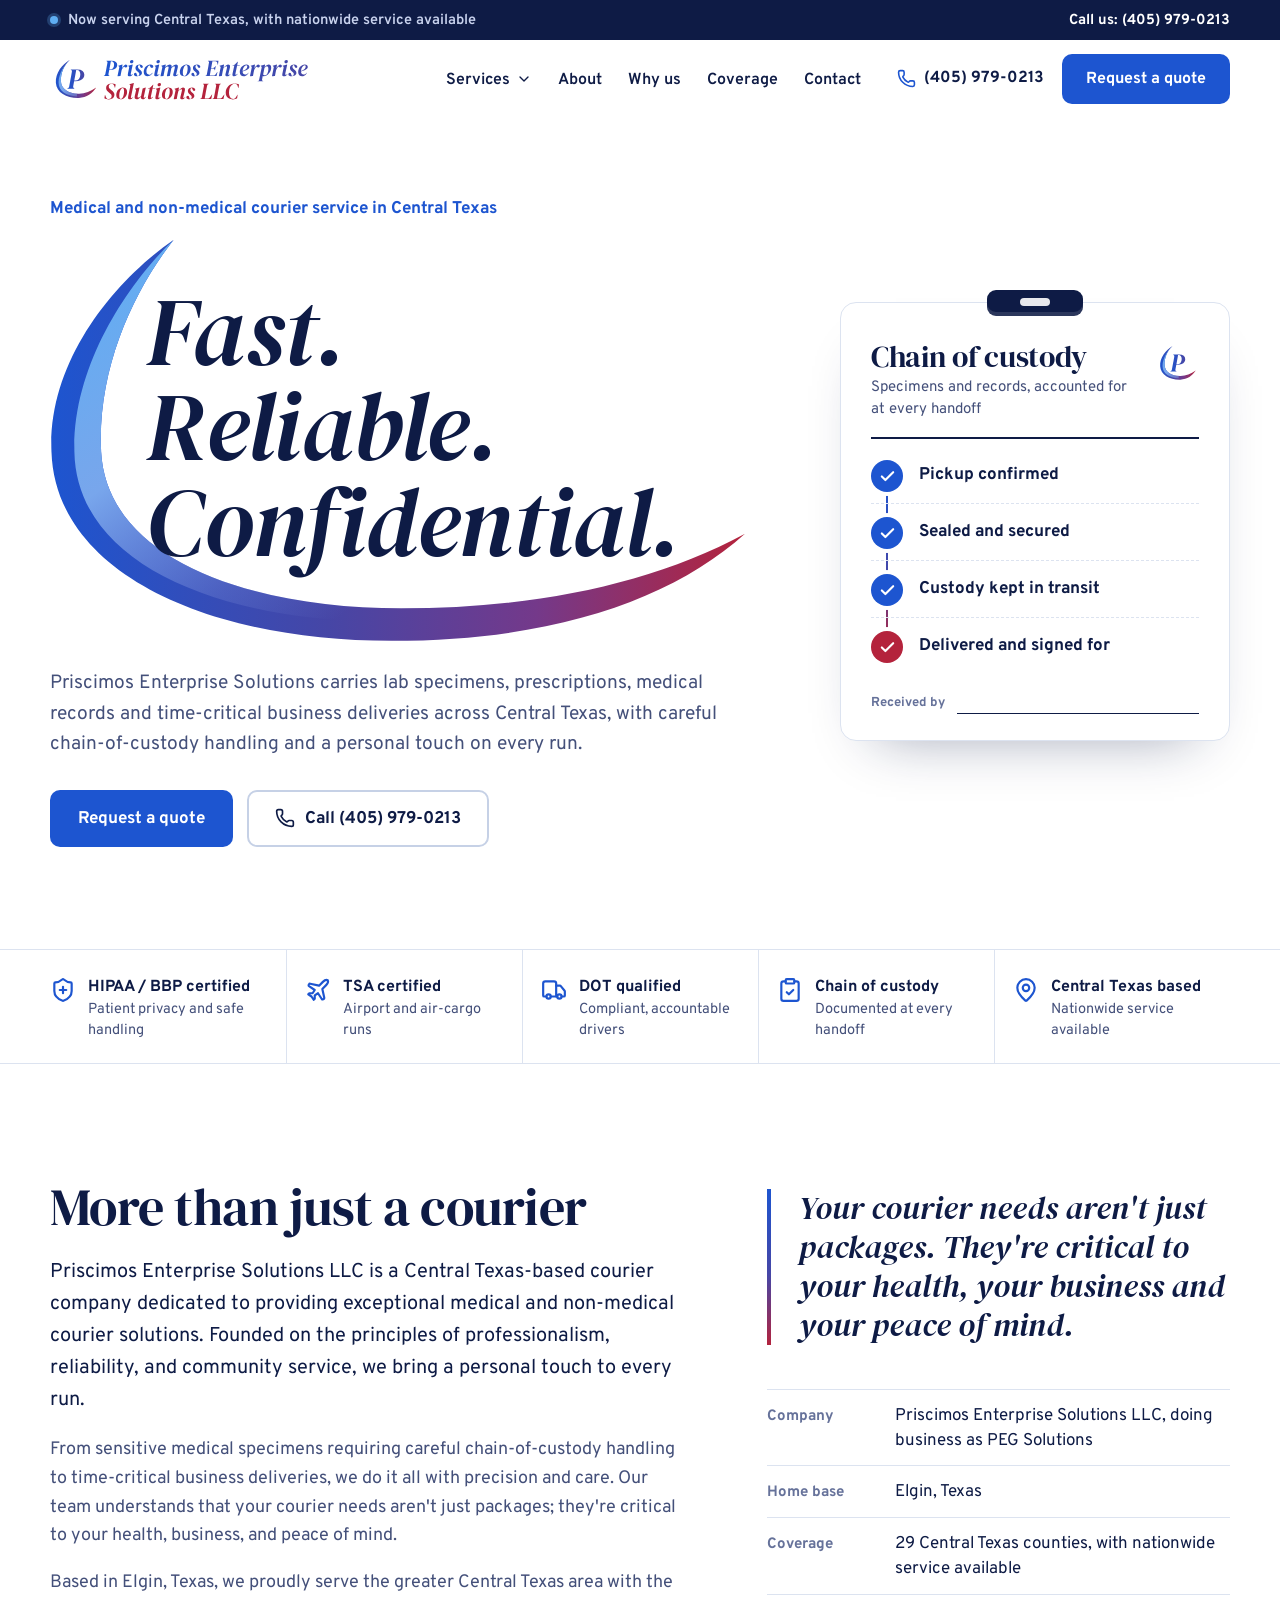
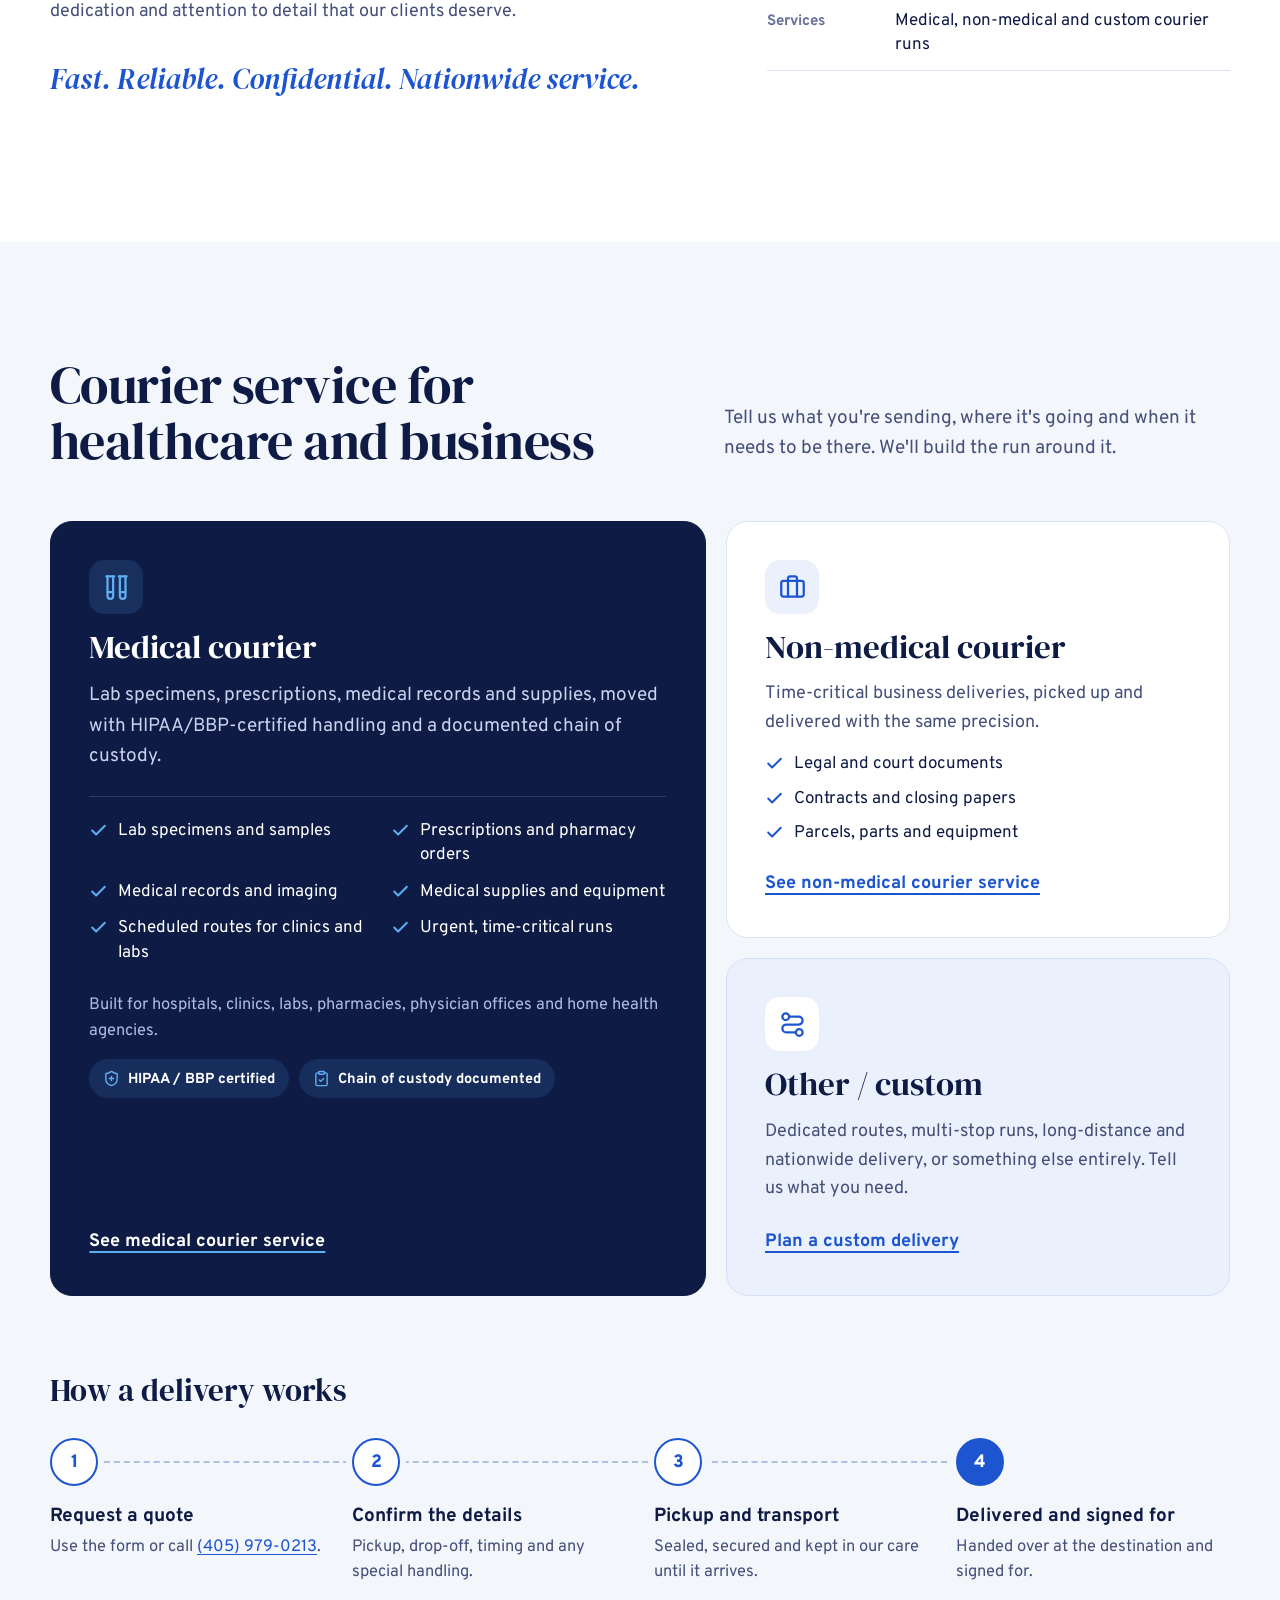
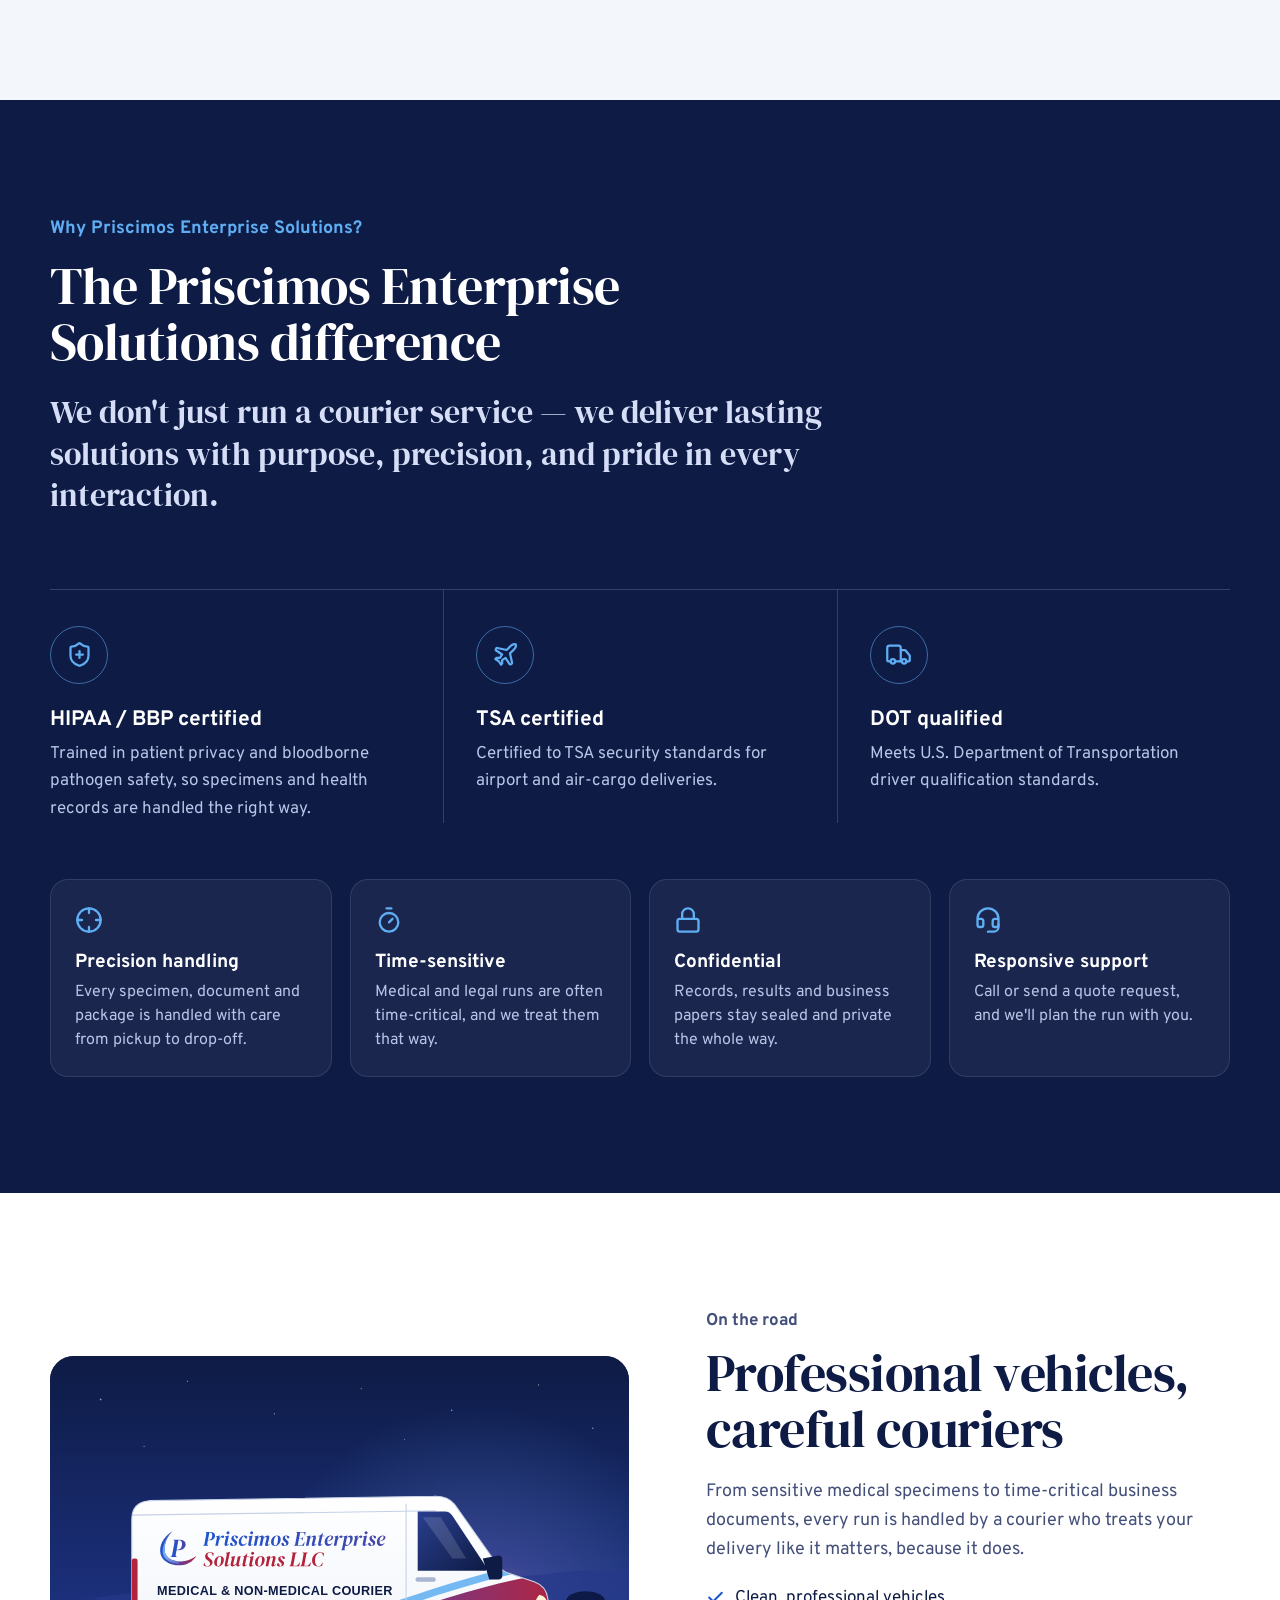
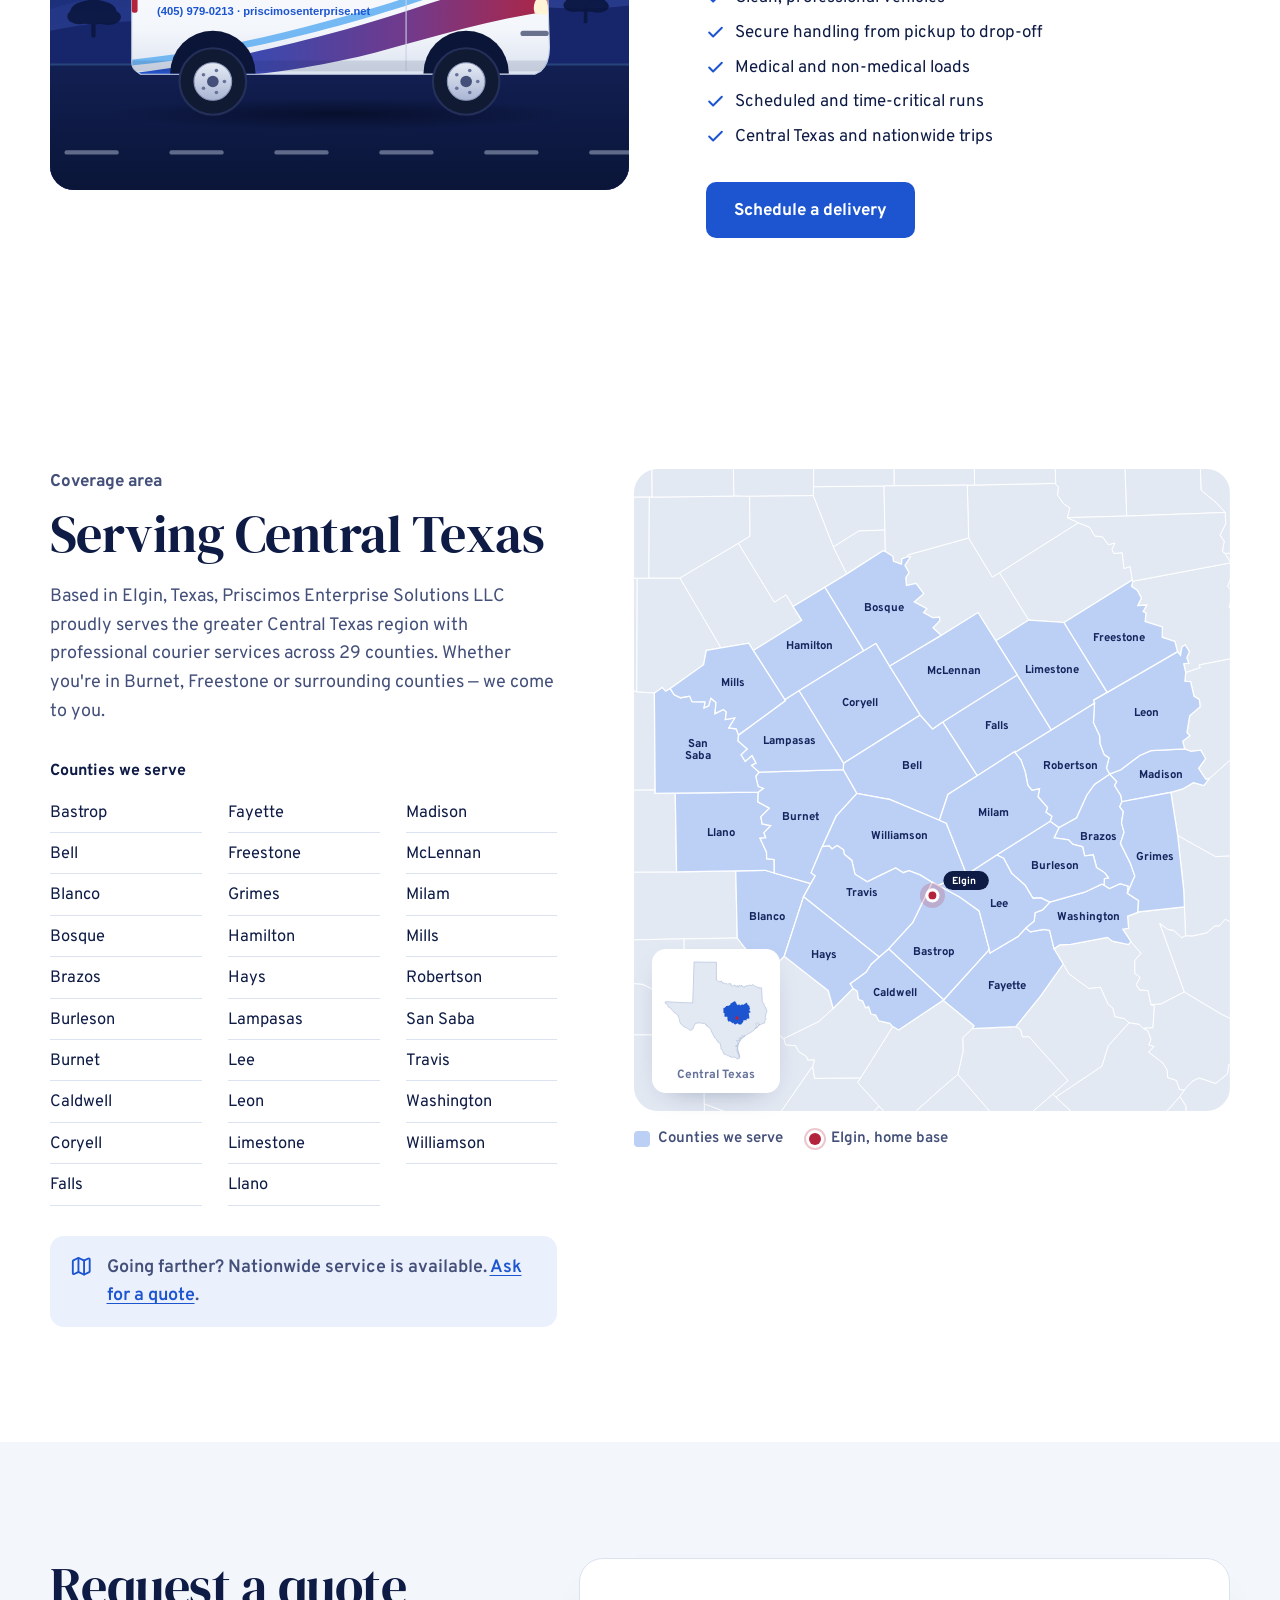
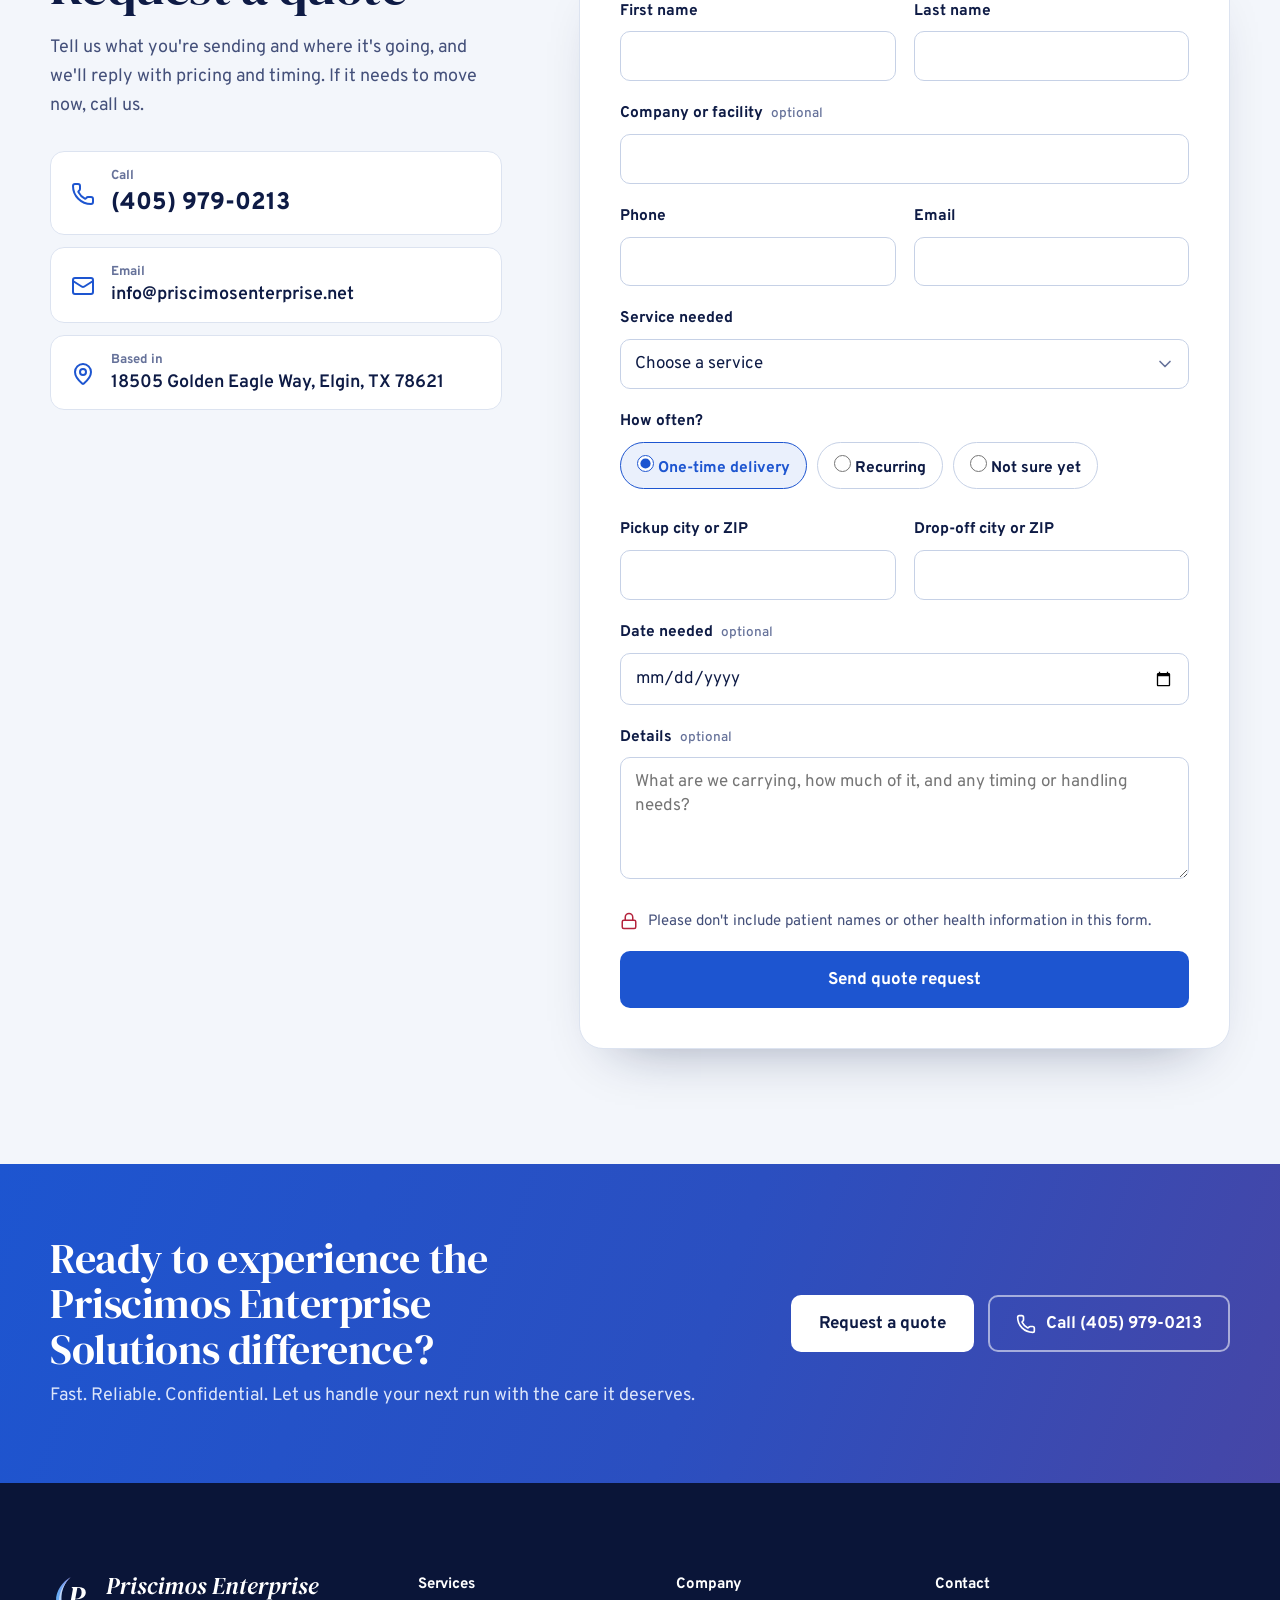
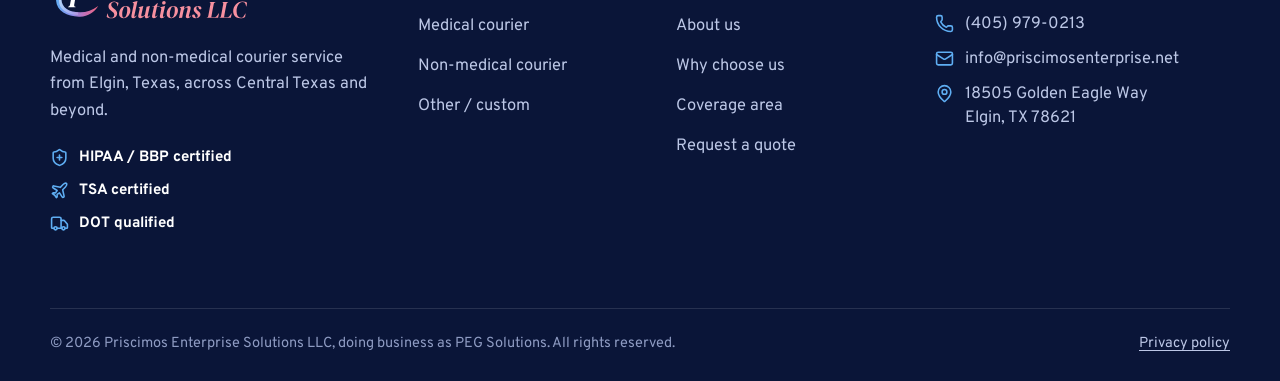
<file: site/index.html>
<!DOCTYPE html>
<html lang="en">
<head>
  <meta charset="utf-8">
  <meta name="viewport" content="width=device-width, initial-scale=1">
  <title>Medical &amp; Non-Medical Courier in Central Texas | Priscimos Enterprise Solutions</title>
  <meta name="description" content="Priscimos Enterprise Solutions (PEG Solutions) is an Elgin, Texas courier for lab specimens, prescriptions, medical records and time-critical business deliveries across Central Texas.">
  <link rel="canonical" href="https://priscimosenterprise.net/">
  <meta name="theme-color" content="#0E1B45">
  <meta property="og:type" content="website">
  <meta property="og:site_name" content="Priscimos Enterprise Solutions">
  <meta property="og:title" content="Priscimos Enterprise Solutions: Fast. Reliable. Confidential.">
  <meta property="og:description" content="Priscimos Enterprise Solutions (PEG Solutions) is an Elgin, Texas courier for lab specimens, prescriptions, medical records and time-critical business deliveries across Central Texas.">
  <meta property="og:url" content="https://priscimosenterprise.net/">
  <meta property="og:image" content="https://priscimosenterprise.net/assets/img/og-image.png">
  <meta property="og:image:width" content="1200">
  <meta property="og:image:height" content="630">
  <meta property="og:image:alt" content="Priscimos Enterprise Solutions logo">
  <meta name="twitter:card" content="summary_large_image">
  <link rel="icon" href="favicon.ico" sizes="48x48">
  <link rel="icon" href="favicon.svg" type="image/svg+xml">
  <link rel="apple-touch-icon" href="apple-touch-icon.png">
  <link rel="manifest" href="site.webmanifest">
  <link rel="preload" href="assets/fonts/overpass-var.woff2" as="font" type="font/woff2" crossorigin>
  <link rel="preload" href="assets/fonts/dm-serif-display-italic.woff2" as="font" type="font/woff2" crossorigin>
  <link rel="stylesheet" href="assets/css/styles.css">
  <script type="application/ld+json">{"@context": "https://schema.org", "@type": "LocalBusiness", "@id": "https://priscimosenterprise.net/#business", "name": "Priscimos Enterprise Solutions LLC", "alternateName": ["PEG Solutions", "Priscimos Enterprise Solutions"], "description": "Medical and non-medical courier service based in Elgin, Texas, serving Central Texas with nationwide service available.", "url": "https://priscimosenterprise.net/", "telephone": "+1-405-979-0213", "email": "info@priscimosenterprise.net", "logo": "https://priscimosenterprise.net/assets/img/logo-primary.png", "image": "https://priscimosenterprise.net/assets/img/og-image.png", "address": {"@type": "PostalAddress", "streetAddress": "18505 Golden Eagle Way", "addressLocality": "Elgin", "addressRegion": "TX", "postalCode": "78621", "addressCountry": "US"}, "areaServed": [{"@type": "AdministrativeArea", "name": "Bastrop County, Texas"}, {"@type": "AdministrativeArea", "name": "Bell County, Texas"}, {"@type": "AdministrativeArea", "name": "Blanco County, Texas"}, {"@type": "AdministrativeArea", "name": "Bosque County, Texas"}, {"@type": "AdministrativeArea", "name": "Brazos County, Texas"}, {"@type": "AdministrativeArea", "name": "Burleson County, Texas"}, {"@type": "AdministrativeArea", "name": "Burnet County, Texas"}, {"@type": "AdministrativeArea", "name": "Caldwell County, Texas"}, {"@type": "AdministrativeArea", "name": "Coryell County, Texas"}, {"@type": "AdministrativeArea", "name": "Falls County, Texas"}, {"@type": "AdministrativeArea", "name": "Fayette County, Texas"}, {"@type": "AdministrativeArea", "name": "Freestone County, Texas"}, {"@type": "AdministrativeArea", "name": "Grimes County, Texas"}, {"@type": "AdministrativeArea", "name": "Hamilton County, Texas"}, {"@type": "AdministrativeArea", "name": "Hays County, Texas"}, {"@type": "AdministrativeArea", "name": "Lampasas County, Texas"}, {"@type": "AdministrativeArea", "name": "Lee County, Texas"}, {"@type": "AdministrativeArea", "name": "Leon County, Texas"}, {"@type": "AdministrativeArea", "name": "Limestone County, Texas"}, {"@type": "AdministrativeArea", "name": "Llano County, Texas"}, {"@type": "AdministrativeArea", "name": "Madison County, Texas"}, {"@type": "AdministrativeArea", "name": "McLennan County, Texas"}, {"@type": "AdministrativeArea", "name": "Milam County, Texas"}, {"@type": "AdministrativeArea", "name": "Mills County, Texas"}, {"@type": "AdministrativeArea", "name": "Robertson County, Texas"}, {"@type": "AdministrativeArea", "name": "San Saba County, Texas"}, {"@type": "AdministrativeArea", "name": "Travis County, Texas"}, {"@type": "AdministrativeArea", "name": "Washington County, Texas"}, {"@type": "AdministrativeArea", "name": "Williamson County, Texas"}], "hasOfferCatalog": {"@type": "OfferCatalog", "name": "Courier services", "itemListElement": [{"@type": "Offer", "itemOffered": {"@type": "Service", "name": "Medical courier", "url": "https://priscimosenterprise.net/medical-courier.html"}}, {"@type": "Offer", "itemOffered": {"@type": "Service", "name": "Non-medical courier", "url": "https://priscimosenterprise.net/non-medical-courier.html"}}, {"@type": "Offer", "itemOffered": {"@type": "Service", "name": "Other / custom", "url": "https://priscimosenterprise.net/custom-courier-solutions.html"}}]}}</script>
</head>
<body class="page-home">
  <a class="skip-link" href="#main">Skip to content</a>
  <div class="top-bar">
    <div class="container top-bar-inner">
      <p><span class="top-dot" aria-hidden="true"></span><span>Now serving Central Texas<span class="top-extra">, with nationwide service available</span></span></p>
      <a href="tel:+14059790213">Call us: (405) 979-0213</a>
    </div>
  </div>
  <header class="site-header" data-header>
    <div class="container header-inner">
      <a class="brand" href="./" aria-label="Priscimos Enterprise Solutions, home">
        <img src="assets/img/logo-horizontal.svg" alt="Priscimos Enterprise Solutions LLC" width="266" height="52">
      </a>
      <button class="nav-toggle" type="button" aria-expanded="false" aria-controls="primary-nav">
        <span class="nav-toggle-open"><svg class="ic" aria-hidden="true" focusable="false"  xmlns="http://www.w3.org/2000/svg" viewBox="0 0 24 24" fill="none" stroke="currentColor" stroke-width="2" stroke-linecap="round" stroke-linejoin="round"> <path d="M4 5h16"/> <path d="M4 12h16"/> <path d="M4 19h16"/> </svg></span><span class="nav-toggle-close"><svg class="ic" aria-hidden="true" focusable="false"  xmlns="http://www.w3.org/2000/svg" viewBox="0 0 24 24" fill="none" stroke="currentColor" stroke-width="2" stroke-linecap="round" stroke-linejoin="round"> <path d="M18 6 6 18"/> <path d="m6 6 12 12"/> </svg></span>
        <span class="sr-only">Menu</span>
      </button>
      <nav class="primary-nav" id="primary-nav" aria-label="Main">
        <ul class="nav-menu">
          <li class="has-sub">
            <button class="sub-toggle" type="button" aria-expanded="false" aria-controls="sub-services">Services <svg class="ic ic-chev" aria-hidden="true" focusable="false"  xmlns="http://www.w3.org/2000/svg" viewBox="0 0 24 24" fill="none" stroke="currentColor" stroke-width="2" stroke-linecap="round" stroke-linejoin="round"> <path d="m6 9 6 6 6-6"/> </svg></button>
            <ul id="sub-services" class="sub-menu">
              <li><a href="medical-courier.html"><span class="sub-title">Medical courier</span><span class="sub-hint">Specimens, prescriptions, records</span></a></li>
              <li><a href="non-medical-courier.html"><span class="sub-title">Non-medical courier</span><span class="sub-hint">Documents, parcels, parts</span></a></li>
              <li><a href="custom-courier-solutions.html"><span class="sub-title">Other / custom</span><span class="sub-hint">Routes, long-distance, special requests</span></a></li>
            </ul>
          </li>
          <li><a href="#about">About</a></li>
          <li><a href="#difference">Why us</a></li>
          <li><a href="#coverage">Coverage</a></li>
          <li><a href="#quote">Contact</a></li>
          <li class="nav-extra"><a class="btn btn-primary btn-block btn-lg" href="#quote">Request a quote</a></li>
          <li class="nav-extra"><a class="nav-phone" href="tel:+14059790213"><svg class="ic" aria-hidden="true" focusable="false"  xmlns="http://www.w3.org/2000/svg" viewBox="0 0 24 24" fill="none" stroke="currentColor" stroke-width="2" stroke-linecap="round" stroke-linejoin="round"> <path d="M13.832 16.568a1 1 0 0 0 1.213-.303l.355-.465A2 2 0 0 1 17 15h3a2 2 0 0 1 2 2v3a2 2 0 0 1-2 2A18 18 0 0 1 2 4a2 2 0 0 1 2-2h3a2 2 0 0 1 2 2v3a2 2 0 0 1-.8 1.6l-.468.351a1 1 0 0 0-.292 1.233 14 14 0 0 0 6.392 6.384"/> </svg> (405) 979-0213</a></li>
        </ul>
      </nav>
      <div class="header-actions">
        <a class="header-phone" href="tel:+14059790213" aria-label="Call (405) 979-0213"><svg class="ic" aria-hidden="true" focusable="false"  xmlns="http://www.w3.org/2000/svg" viewBox="0 0 24 24" fill="none" stroke="currentColor" stroke-width="2" stroke-linecap="round" stroke-linejoin="round"> <path d="M13.832 16.568a1 1 0 0 0 1.213-.303l.355-.465A2 2 0 0 1 17 15h3a2 2 0 0 1 2 2v3a2 2 0 0 1-2 2A18 18 0 0 1 2 4a2 2 0 0 1 2-2h3a2 2 0 0 1 2 2v3a2 2 0 0 1-.8 1.6l-.468.351a1 1 0 0 0-.292 1.233 14 14 0 0 0 6.392 6.384"/> </svg><span>(405) 979-0213</span></a>
        <a class="btn btn-primary header-cta" href="#quote">Request a quote</a>
      </div>
    </div>
  </header>
  <main id="main">
    <section class="hero" aria-labelledby="hero-title">
      <div class="container hero-grid">
        <div class="hero-copy">
          <p class="hero-kicker">Medical and non-medical courier service in Central Texas</p>
          <h1 class="hero-title" id="hero-title">
            <svg class="hero-swoosh" viewBox="-110 -70 760 470" aria-hidden="true" focusable="false">
          <defs>
            <linearGradient id="hs-sweep" gradientUnits="userSpaceOnUse" x1="-100" y1="0" x2="628" y2="0">
              <stop offset="0" stop-color="#1D55D0"/><stop offset=".4" stop-color="#4646A6"/>
              <stop offset=".7" stop-color="#74398A"/><stop offset="1" stop-color="#B4233C"/>
            </linearGradient>
            <linearGradient id="hs-ribbon" gradientUnits="userSpaceOnUse" x1="-40" y1="-46" x2="230" y2="330">
              <stop offset="0" stop-color="#5FAEF3"/><stop offset=".45" stop-color="#78A6EC"/>
              <stop offset=".8" stop-color="#7E8ED9" stop-opacity=".3"/><stop offset="1" stop-color="#7E8ED9" stop-opacity="0"/>
            </linearGradient>
            <clipPath id="hs-band"><path d="M30,-46 C-36,0 -102,84 -98,176 C-94,302 64,374 258,374 C430,374 552,330 628,262 C528,316 404,340 268,340 C112,340 -40,290 -46,176 C-50,88 -12,8 30,-46 Z"/></clipPath>
          </defs>
          <path d="M30,-46 C-36,0 -102,84 -98,176 C-94,302 64,374 258,374 C430,374 552,330 628,262 C528,316 404,340 268,340 C112,340 -40,290 -46,176 C-50,88 -12,8 30,-46 Z" fill="url(#hs-sweep)"/>
          <path d="M30,-46 C-14,-4 -76,82 -74,176 C-72,288 64,350 240,354 L240,300 L10,200 L20,-30 Z" fill="url(#hs-ribbon)" clip-path="url(#hs-band)"/>
        </svg>
            <span class="line">Fast.</span>
            <span class="line">Reliable.</span>
            <span class="line">Confidential.</span>
          </h1>
          <p class="hero-lede">Priscimos Enterprise Solutions carries lab specimens, prescriptions, medical records and time-critical business deliveries across Central Texas, with careful chain-of-custody handling and a personal touch on every run.</p>
          <div class="hero-actions">
            <a class="btn btn-primary btn-lg" href="#quote">Request a quote</a>
            <a class="btn btn-outline btn-lg" href="tel:+14059790213"><svg class="ic" aria-hidden="true" focusable="false"  xmlns="http://www.w3.org/2000/svg" viewBox="0 0 24 24" fill="none" stroke="currentColor" stroke-width="2" stroke-linecap="round" stroke-linejoin="round"> <path d="M13.832 16.568a1 1 0 0 0 1.213-.303l.355-.465A2 2 0 0 1 17 15h3a2 2 0 0 1 2 2v3a2 2 0 0 1-2 2A18 18 0 0 1 2 4a2 2 0 0 1 2-2h3a2 2 0 0 1 2 2v3a2 2 0 0 1-.8 1.6l-.468.351a1 1 0 0 0-.292 1.233 14 14 0 0 0 6.392 6.384"/> </svg> Call (405) 979-0213</a>
          </div>
        </div>
        <aside class="custody" aria-labelledby="custody-title">
          <div class="custody-head">
            <div>
              <h2 id="custody-title">Chain of custody</h2>
              <p>Specimens and records, accounted for at every handoff</p>
            </div>
            <img src="assets/img/icon.svg" alt="" width="44" height="44">
          </div>
          <ol class="custody-steps">
            <li><span class="tick"><svg class="ic" aria-hidden="true" focusable="false"  xmlns="http://www.w3.org/2000/svg" viewBox="0 0 24 24" fill="none" stroke="currentColor" stroke-width="2" stroke-linecap="round" stroke-linejoin="round"> <path d="M20 6 9 17l-5-5"/> </svg></span>Pickup confirmed</li>
            <li><span class="tick"><svg class="ic" aria-hidden="true" focusable="false"  xmlns="http://www.w3.org/2000/svg" viewBox="0 0 24 24" fill="none" stroke="currentColor" stroke-width="2" stroke-linecap="round" stroke-linejoin="round"> <path d="M20 6 9 17l-5-5"/> </svg></span>Sealed and secured</li>
            <li><span class="tick"><svg class="ic" aria-hidden="true" focusable="false"  xmlns="http://www.w3.org/2000/svg" viewBox="0 0 24 24" fill="none" stroke="currentColor" stroke-width="2" stroke-linecap="round" stroke-linejoin="round"> <path d="M20 6 9 17l-5-5"/> </svg></span>Custody kept in transit</li>
            <li><span class="tick"><svg class="ic" aria-hidden="true" focusable="false"  xmlns="http://www.w3.org/2000/svg" viewBox="0 0 24 24" fill="none" stroke="currentColor" stroke-width="2" stroke-linecap="round" stroke-linejoin="round"> <path d="M20 6 9 17l-5-5"/> </svg></span>Delivered and signed for</li>
          </ol>
          <div class="custody-sign" aria-hidden="true"><span>Received by</span><i></i></div>
        </aside>
      </div>
    </section>

    <section class="trust-strip" aria-label="Credentials">
      <div class="container">
        <ul class="trust-list">
          <li><svg class="ic" aria-hidden="true" focusable="false"  xmlns="http://www.w3.org/2000/svg" viewBox="0 0 24 24" fill="none" stroke="currentColor" stroke-width="2" stroke-linecap="round" stroke-linejoin="round"> <path d="M20 13c0 5-3.5 7.5-7.66 8.95a1 1 0 0 1-.67-.01C7.5 20.5 4 18 4 13V6a1 1 0 0 1 1-1c2 0 4.5-1.2 6.24-2.72a1.17 1.17 0 0 1 1.52 0C14.51 3.81 17 5 19 5a1 1 0 0 1 1 1z"/> <path d="M9 12h6"/> <path d="M12 9v6"/> </svg><span><b>HIPAA / BBP certified</b>Patient privacy and safe handling</span></li>
          <li><svg class="ic" aria-hidden="true" focusable="false"  xmlns="http://www.w3.org/2000/svg" viewBox="0 0 24 24" fill="none" stroke="currentColor" stroke-width="2" stroke-linecap="round" stroke-linejoin="round"> <path d="M17.8 19.2 16 11l3.5-3.5C21 6 21.5 4 21 3c-1-.5-3 0-4.5 1.5L13 8 4.8 6.2c-.5-.1-.9.1-1.1.5l-.3.5c-.2.5-.1 1 .3 1.3L9 12l-2 3H4l-1 1 3 2 2 3 1-1v-3l3-2 3.5 5.3c.3.4.8.5 1.3.3l.5-.2c.4-.3.6-.7.5-1.2z"/> </svg><span><b>TSA certified</b>Airport and air-cargo runs</span></li>
          <li><svg class="ic" aria-hidden="true" focusable="false"  xmlns="http://www.w3.org/2000/svg" viewBox="0 0 24 24" fill="none" stroke="currentColor" stroke-width="2" stroke-linecap="round" stroke-linejoin="round"> <path d="M14 18V6a2 2 0 0 0-2-2H4a2 2 0 0 0-2 2v11a1 1 0 0 0 1 1h2"/> <path d="M15 18H9"/> <path d="M19 18h2a1 1 0 0 0 1-1v-3.65a1 1 0 0 0-.22-.624l-3.48-4.35A1 1 0 0 0 17.52 8H14"/> <circle cx="17" cy="18" r="2"/> <circle cx="7" cy="18" r="2"/> </svg><span><b>DOT qualified</b>Compliant, accountable drivers</span></li>
          <li><svg class="ic" aria-hidden="true" focusable="false"  xmlns="http://www.w3.org/2000/svg" viewBox="0 0 24 24" fill="none" stroke="currentColor" stroke-width="2" stroke-linecap="round" stroke-linejoin="round"> <rect width="8" height="4" x="8" y="2" rx="1" ry="1"/> <path d="M16 4h2a2 2 0 0 1 2 2v14a2 2 0 0 1-2 2H6a2 2 0 0 1-2-2V6a2 2 0 0 1 2-2h2"/> <path d="m9 14 2 2 4-4"/> </svg><span><b>Chain of custody</b>Documented at every handoff</span></li>
          <li><svg class="ic" aria-hidden="true" focusable="false"  xmlns="http://www.w3.org/2000/svg" viewBox="0 0 24 24" fill="none" stroke="currentColor" stroke-width="2" stroke-linecap="round" stroke-linejoin="round"> <path d="M20 10c0 4.993-5.539 10.193-7.399 11.799a1 1 0 0 1-1.202 0C9.539 20.193 4 14.993 4 10a8 8 0 0 1 16 0"/> <circle cx="12" cy="10" r="3"/> </svg><span><b>Central Texas based</b>Nationwide service available</span></li>
        </ul>
      </div>
    </section>

    <section class="section about" id="about" aria-labelledby="about-title">
      <div class="container about-grid">
        <div class="about-copy">
          <h2 id="about-title">More than just a courier</h2>
          <p>Priscimos Enterprise Solutions LLC is a Central Texas-based courier company dedicated to providing exceptional medical and non-medical courier solutions. Founded on the principles of professionalism, reliability, and community service, we bring a personal touch to every run.</p>
          <p>From sensitive medical specimens requiring careful chain-of-custody handling to time-critical business deliveries, we do it all with precision and care. Our team understands that your courier needs aren't just packages; they're critical to your health, business, and peace of mind.</p>
          <p>Based in Elgin, Texas, we proudly serve the greater Central Texas area with the dedication and attention to detail that our clients deserve.</p>
          <p class="tagline">Fast. Reliable. Confidential. Nationwide service.</p>
        </div>
        <div class="about-side">
          <blockquote class="pull">
            <p>Your courier needs aren't just packages. They're critical to your health, your business and your peace of mind.</p>
          </blockquote>
          <dl class="facts">
            <div><dt>Company</dt><dd>Priscimos Enterprise Solutions LLC, doing business as PEG Solutions</dd></div>
            <div><dt>Home base</dt><dd>Elgin, Texas</dd></div>
            <div><dt>Coverage</dt><dd>29 Central Texas counties, with nationwide service available</dd></div>
            <div><dt>Services</dt><dd>Medical, non-medical and custom courier runs</dd></div>
          </dl>
        </div>
      </div>
    </section>

    <section class="section services" id="services" aria-labelledby="services-title">
      <div class="container">
        <div class="section-head">
          <h2 id="services-title">Courier service for healthcare and business</h2>
          <p>Tell us what you're sending, where it's going and when it needs to be there. We'll build the run around it.</p>
        </div>
        <div class="svc-grid">
          <article class="svc svc-medical">
            <span class="svc-icon"><svg class="ic" aria-hidden="true" focusable="false"  xmlns="http://www.w3.org/2000/svg" viewBox="0 0 24 24" fill="none" stroke="currentColor" stroke-width="2" stroke-linecap="round" stroke-linejoin="round"> <path d="M9 2v17.5A2.5 2.5 0 0 1 6.5 22A2.5 2.5 0 0 1 4 19.5V2"/> <path d="M20 2v17.5a2.5 2.5 0 0 1-2.5 2.5a2.5 2.5 0 0 1-2.5-2.5V2"/> <path d="M3 2h7"/> <path d="M14 2h7"/> <path d="M9 16H4"/> <path d="M20 16h-5"/> </svg></span>
            <h3>Medical courier</h3>
            <p>Lab specimens, prescriptions, medical records and supplies, moved with HIPAA/BBP-certified handling and a documented chain of custody.</p>
            <ul class="ticks ticks-2">
              <li><svg class="ic" aria-hidden="true" focusable="false"  xmlns="http://www.w3.org/2000/svg" viewBox="0 0 24 24" fill="none" stroke="currentColor" stroke-width="2" stroke-linecap="round" stroke-linejoin="round"> <path d="M20 6 9 17l-5-5"/> </svg>Lab specimens and samples</li>
              <li><svg class="ic" aria-hidden="true" focusable="false"  xmlns="http://www.w3.org/2000/svg" viewBox="0 0 24 24" fill="none" stroke="currentColor" stroke-width="2" stroke-linecap="round" stroke-linejoin="round"> <path d="M20 6 9 17l-5-5"/> </svg>Prescriptions and pharmacy orders</li>
              <li><svg class="ic" aria-hidden="true" focusable="false"  xmlns="http://www.w3.org/2000/svg" viewBox="0 0 24 24" fill="none" stroke="currentColor" stroke-width="2" stroke-linecap="round" stroke-linejoin="round"> <path d="M20 6 9 17l-5-5"/> </svg>Medical records and imaging</li>
              <li><svg class="ic" aria-hidden="true" focusable="false"  xmlns="http://www.w3.org/2000/svg" viewBox="0 0 24 24" fill="none" stroke="currentColor" stroke-width="2" stroke-linecap="round" stroke-linejoin="round"> <path d="M20 6 9 17l-5-5"/> </svg>Medical supplies and equipment</li>
              <li><svg class="ic" aria-hidden="true" focusable="false"  xmlns="http://www.w3.org/2000/svg" viewBox="0 0 24 24" fill="none" stroke="currentColor" stroke-width="2" stroke-linecap="round" stroke-linejoin="round"> <path d="M20 6 9 17l-5-5"/> </svg>Scheduled routes for clinics and labs</li>
              <li><svg class="ic" aria-hidden="true" focusable="false"  xmlns="http://www.w3.org/2000/svg" viewBox="0 0 24 24" fill="none" stroke="currentColor" stroke-width="2" stroke-linecap="round" stroke-linejoin="round"> <path d="M20 6 9 17l-5-5"/> </svg>Urgent, time-critical runs</li>
            </ul>
            <p class="svc-for">Built for hospitals, clinics, labs, pharmacies, physician offices and home health agencies.</p>
            <ul class="svc-creds">
              <li><svg class="ic" aria-hidden="true" focusable="false"  xmlns="http://www.w3.org/2000/svg" viewBox="0 0 24 24" fill="none" stroke="currentColor" stroke-width="2" stroke-linecap="round" stroke-linejoin="round"> <path d="M20 13c0 5-3.5 7.5-7.66 8.95a1 1 0 0 1-.67-.01C7.5 20.5 4 18 4 13V6a1 1 0 0 1 1-1c2 0 4.5-1.2 6.24-2.72a1.17 1.17 0 0 1 1.52 0C14.51 3.81 17 5 19 5a1 1 0 0 1 1 1z"/> <path d="M9 12h6"/> <path d="M12 9v6"/> </svg>HIPAA / BBP certified</li>
              <li><svg class="ic" aria-hidden="true" focusable="false"  xmlns="http://www.w3.org/2000/svg" viewBox="0 0 24 24" fill="none" stroke="currentColor" stroke-width="2" stroke-linecap="round" stroke-linejoin="round"> <rect width="8" height="4" x="8" y="2" rx="1" ry="1"/> <path d="M16 4h2a2 2 0 0 1 2 2v14a2 2 0 0 1-2 2H6a2 2 0 0 1-2-2V6a2 2 0 0 1 2-2h2"/> <path d="m9 14 2 2 4-4"/> </svg>Chain of custody documented</li>
            </ul>
            <a class="svc-link" href="medical-courier.html" aria-label="Medical courier service details">See medical courier service</a>
          </article>
          <article class="svc svc-business">
            <span class="svc-icon"><svg class="ic" aria-hidden="true" focusable="false"  xmlns="http://www.w3.org/2000/svg" viewBox="0 0 24 24" fill="none" stroke="currentColor" stroke-width="2" stroke-linecap="round" stroke-linejoin="round"> <path d="M16 20V4a2 2 0 0 0-2-2h-4a2 2 0 0 0-2 2v16"/> <rect width="20" height="14" x="2" y="6" rx="2"/> </svg></span>
            <h3>Non-medical courier</h3>
            <p>Time-critical business deliveries, picked up and delivered with the same precision.</p>
            <ul class="ticks">
              <li><svg class="ic" aria-hidden="true" focusable="false"  xmlns="http://www.w3.org/2000/svg" viewBox="0 0 24 24" fill="none" stroke="currentColor" stroke-width="2" stroke-linecap="round" stroke-linejoin="round"> <path d="M20 6 9 17l-5-5"/> </svg>Legal and court documents</li>
              <li><svg class="ic" aria-hidden="true" focusable="false"  xmlns="http://www.w3.org/2000/svg" viewBox="0 0 24 24" fill="none" stroke="currentColor" stroke-width="2" stroke-linecap="round" stroke-linejoin="round"> <path d="M20 6 9 17l-5-5"/> </svg>Contracts and closing papers</li>
              <li><svg class="ic" aria-hidden="true" focusable="false"  xmlns="http://www.w3.org/2000/svg" viewBox="0 0 24 24" fill="none" stroke="currentColor" stroke-width="2" stroke-linecap="round" stroke-linejoin="round"> <path d="M20 6 9 17l-5-5"/> </svg>Parcels, parts and equipment</li>
            </ul>
            <a class="svc-link" href="non-medical-courier.html" aria-label="Non-medical courier service details">See non-medical courier service</a>
          </article>
          <article class="svc svc-custom">
            <span class="svc-icon"><svg class="ic" aria-hidden="true" focusable="false"  xmlns="http://www.w3.org/2000/svg" viewBox="0 0 24 24" fill="none" stroke="currentColor" stroke-width="2" stroke-linecap="round" stroke-linejoin="round"> <path d="M9 5h8.5a1 1 0 010 7h-11a1 1 0 000 7H15"/> <circle cx="18" cy="19" r="3"/> <circle cx="6" cy="5" r="3"/> </svg></span>
            <h3>Other / custom</h3>
            <p>Dedicated routes, multi-stop runs, long-distance and nationwide delivery, or something else entirely. Tell us what you need.</p>
            <a class="svc-link" href="custom-courier-solutions.html" aria-label="Custom courier solutions">Plan a custom delivery</a>
          </article>
        </div>
        <div class="steps-wrap">
          <h3 class="steps-title" id="steps-title">How a delivery works</h3>
          <ol class="steps" aria-labelledby="steps-title">
            <li class="step"><span class="step-num" aria-hidden="true">1</span><h4>Request a quote</h4><p>Use the form or call <a href="tel:+14059790213">(405) 979-0213</a>.</p></li>
            <li class="step"><span class="step-num" aria-hidden="true">2</span><h4>Confirm the details</h4><p>Pickup, drop-off, timing and any special handling.</p></li>
            <li class="step"><span class="step-num" aria-hidden="true">3</span><h4>Pickup and transport</h4><p>Sealed, secured and kept in our care until it arrives.</p></li>
            <li class="step"><span class="step-num" aria-hidden="true">4</span><h4>Delivered and signed for</h4><p>Handed over at the destination and signed for.</p></li>
          </ol>
        </div>
      </div>
    </section>

    <section class="section difference" id="difference" aria-labelledby="difference-title">
      <div class="container">
        <div class="difference-head">
          <p class="difference-q">Why Priscimos Enterprise Solutions?</p>
          <h2 id="difference-title">The Priscimos Enterprise Solutions difference</h2>
          <p class="statement">We don't just run a courier service — we deliver lasting solutions with purpose, precision, and pride in every interaction.</p>
        </div>
        <ul class="creds">
          <li>
            <span class="cred-icon"><svg class="ic" aria-hidden="true" focusable="false"  xmlns="http://www.w3.org/2000/svg" viewBox="0 0 24 24" fill="none" stroke="currentColor" stroke-width="2" stroke-linecap="round" stroke-linejoin="round"> <path d="M20 13c0 5-3.5 7.5-7.66 8.95a1 1 0 0 1-.67-.01C7.5 20.5 4 18 4 13V6a1 1 0 0 1 1-1c2 0 4.5-1.2 6.24-2.72a1.17 1.17 0 0 1 1.52 0C14.51 3.81 17 5 19 5a1 1 0 0 1 1 1z"/> <path d="M9 12h6"/> <path d="M12 9v6"/> </svg></span>
            <h3>HIPAA / BBP certified</h3>
            <p>Trained in patient privacy and bloodborne pathogen safety, so specimens and health records are handled the right way.</p>
          </li>
          <li>
            <span class="cred-icon"><svg class="ic" aria-hidden="true" focusable="false"  xmlns="http://www.w3.org/2000/svg" viewBox="0 0 24 24" fill="none" stroke="currentColor" stroke-width="2" stroke-linecap="round" stroke-linejoin="round"> <path d="M17.8 19.2 16 11l3.5-3.5C21 6 21.5 4 21 3c-1-.5-3 0-4.5 1.5L13 8 4.8 6.2c-.5-.1-.9.1-1.1.5l-.3.5c-.2.5-.1 1 .3 1.3L9 12l-2 3H4l-1 1 3 2 2 3 1-1v-3l3-2 3.5 5.3c.3.4.8.5 1.3.3l.5-.2c.4-.3.6-.7.5-1.2z"/> </svg></span>
            <h3>TSA certified</h3>
            <p>Certified to TSA security standards for airport and air-cargo deliveries.</p>
          </li>
          <li>
            <span class="cred-icon"><svg class="ic" aria-hidden="true" focusable="false"  xmlns="http://www.w3.org/2000/svg" viewBox="0 0 24 24" fill="none" stroke="currentColor" stroke-width="2" stroke-linecap="round" stroke-linejoin="round"> <path d="M14 18V6a2 2 0 0 0-2-2H4a2 2 0 0 0-2 2v11a1 1 0 0 0 1 1h2"/> <path d="M15 18H9"/> <path d="M19 18h2a1 1 0 0 0 1-1v-3.65a1 1 0 0 0-.22-.624l-3.48-4.35A1 1 0 0 0 17.52 8H14"/> <circle cx="17" cy="18" r="2"/> <circle cx="7" cy="18" r="2"/> </svg></span>
            <h3>DOT qualified</h3>
            <p>Meets U.S. Department of Transportation driver qualification standards.</p>
          </li>
        </ul>
        <ul class="pillars">
          <li><svg class="ic" aria-hidden="true" focusable="false"  xmlns="http://www.w3.org/2000/svg" viewBox="0 0 24 24" fill="none" stroke="currentColor" stroke-width="2" stroke-linecap="round" stroke-linejoin="round"> <circle cx="12" cy="12" r="10"/> <line x1="22" x2="18" y1="12" y2="12"/> <line x1="6" x2="2" y1="12" y2="12"/> <line x1="12" x2="12" y1="6" y2="2"/> <line x1="12" x2="12" y1="22" y2="18"/> </svg><h3>Precision handling</h3><p>Every specimen, document and package is handled with care from pickup to drop-off.</p></li>
          <li><svg class="ic" aria-hidden="true" focusable="false"  xmlns="http://www.w3.org/2000/svg" viewBox="0 0 24 24" fill="none" stroke="currentColor" stroke-width="2" stroke-linecap="round" stroke-linejoin="round"> <line x1="10" x2="14" y1="2" y2="2"/> <line x1="12" x2="15" y1="14" y2="11"/> <circle cx="12" cy="14" r="8"/> </svg><h3>Time-sensitive</h3><p>Medical and legal runs are often time-critical, and we treat them that way.</p></li>
          <li><svg class="ic" aria-hidden="true" focusable="false"  xmlns="http://www.w3.org/2000/svg" viewBox="0 0 24 24" fill="none" stroke="currentColor" stroke-width="2" stroke-linecap="round" stroke-linejoin="round"> <rect width="18" height="11" x="3" y="11" rx="2" ry="2"/> <path d="M7 11V7a5 5 0 0 1 10 0v4"/> </svg><h3>Confidential</h3><p>Records, results and business papers stay sealed and private the whole way.</p></li>
          <li><svg class="ic" aria-hidden="true" focusable="false"  xmlns="http://www.w3.org/2000/svg" viewBox="0 0 24 24" fill="none" stroke="currentColor" stroke-width="2" stroke-linecap="round" stroke-linejoin="round"> <path d="M3 11h3a2 2 0 0 1 2 2v3a2 2 0 0 1-2 2H5a2 2 0 0 1-2-2v-5Zm0 0a9 9 0 1 1 18 0m0 0v5a2 2 0 0 1-2 2h-1a2 2 0 0 1-2-2v-3a2 2 0 0 1 2-2h3Z"/> <path d="M21 16v2a4 4 0 0 1-4 4h-5"/> </svg><h3>Responsive support</h3><p>Call or send a quote request, and we'll plan the run with you.</p></li>
        </ul>
      </div>
    </section>

    <section class="section fleet" id="fleet" aria-labelledby="fleet-title">
      <div class="container fleet-grid">
        <figure class="fleet-photo">
          <!-- Branded illustration until there's a real photo. To use a photo: save it as assets/img/fleet.jpg (about 1600x1200) and change the src and alt below. -->
          <img src="assets/img/fleet-illustration.svg" alt="Illustration of a white PEG Solutions courier van with the Priscimos Enterprise Solutions logo, phone number and website" width="1600" height="1200" loading="lazy">
        </figure>
        <div class="fleet-copy">
          <p class="cov-kicker">On the road</p>
          <h2 id="fleet-title">Professional vehicles, careful couriers</h2>
          <p>From sensitive medical specimens to time-critical business documents, every run is handled by a courier who treats your delivery like it matters, because it does.</p>
          <ul class="ticks">
            <li><svg class="ic" aria-hidden="true" focusable="false"  xmlns="http://www.w3.org/2000/svg" viewBox="0 0 24 24" fill="none" stroke="currentColor" stroke-width="2" stroke-linecap="round" stroke-linejoin="round"> <path d="M20 6 9 17l-5-5"/> </svg>Clean, professional vehicles</li>
            <li><svg class="ic" aria-hidden="true" focusable="false"  xmlns="http://www.w3.org/2000/svg" viewBox="0 0 24 24" fill="none" stroke="currentColor" stroke-width="2" stroke-linecap="round" stroke-linejoin="round"> <path d="M20 6 9 17l-5-5"/> </svg>Secure handling from pickup to drop-off</li>
            <li><svg class="ic" aria-hidden="true" focusable="false"  xmlns="http://www.w3.org/2000/svg" viewBox="0 0 24 24" fill="none" stroke="currentColor" stroke-width="2" stroke-linecap="round" stroke-linejoin="round"> <path d="M20 6 9 17l-5-5"/> </svg>Medical and non-medical loads</li>
            <li><svg class="ic" aria-hidden="true" focusable="false"  xmlns="http://www.w3.org/2000/svg" viewBox="0 0 24 24" fill="none" stroke="currentColor" stroke-width="2" stroke-linecap="round" stroke-linejoin="round"> <path d="M20 6 9 17l-5-5"/> </svg>Scheduled and time-critical runs</li>
            <li><svg class="ic" aria-hidden="true" focusable="false"  xmlns="http://www.w3.org/2000/svg" viewBox="0 0 24 24" fill="none" stroke="currentColor" stroke-width="2" stroke-linecap="round" stroke-linejoin="round"> <path d="M20 6 9 17l-5-5"/> </svg>Central Texas and nationwide trips</li>
          </ul>
          <a class="btn btn-primary btn-lg" href="#quote">Schedule a delivery</a>
        </div>
      </div>
    </section>

    <section class="section coverage" id="coverage" aria-labelledby="coverage-title">
      <div class="container cov-grid">
        <div class="cov-copy">
          <p class="cov-kicker">Coverage area</p>
          <h2 id="coverage-title">Serving Central Texas</h2>
          <p>Based in Elgin, Texas, Priscimos Enterprise Solutions LLC proudly serves the greater Central Texas region with professional courier services across 29 counties. Whether you're in Burnet, Freestone or surrounding counties — we come to you.</p>
          <h3 class="county-heading">Counties we serve</h3>
          <ul class="county-list">
              <li data-county="bastrop">Bastrop</li>
              <li data-county="bell">Bell</li>
              <li data-county="blanco">Blanco</li>
              <li data-county="bosque">Bosque</li>
              <li data-county="brazos">Brazos</li>
              <li data-county="burleson">Burleson</li>
              <li data-county="burnet">Burnet</li>
              <li data-county="caldwell">Caldwell</li>
              <li data-county="coryell">Coryell</li>
              <li data-county="falls">Falls</li>
              <li data-county="fayette">Fayette</li>
              <li data-county="freestone">Freestone</li>
              <li data-county="grimes">Grimes</li>
              <li data-county="hamilton">Hamilton</li>
              <li data-county="hays">Hays</li>
              <li data-county="lampasas">Lampasas</li>
              <li data-county="lee">Lee</li>
              <li data-county="leon">Leon</li>
              <li data-county="limestone">Limestone</li>
              <li data-county="llano">Llano</li>
              <li data-county="madison">Madison</li>
              <li data-county="mclennan">McLennan</li>
              <li data-county="milam">Milam</li>
              <li data-county="mills">Mills</li>
              <li data-county="robertson">Robertson</li>
              <li data-county="san-saba">San Saba</li>
              <li data-county="travis">Travis</li>
              <li data-county="washington">Washington</li>
              <li data-county="williamson">Williamson</li>
          </ul>
          <p class="cov-note"><svg class="ic" aria-hidden="true" focusable="false"  xmlns="http://www.w3.org/2000/svg" viewBox="0 0 24 24" fill="none" stroke="currentColor" stroke-width="2" stroke-linecap="round" stroke-linejoin="round"> <path d="M14.106 5.553a2 2 0 0 0 1.788 0l3.659-1.83A1 1 0 0 1 21 4.619v12.764a1 1 0 0 1-.553.894l-4.553 2.277a2 2 0 0 1-1.788 0l-4.212-2.106a2 2 0 0 0-1.788 0l-3.659 1.83A1 1 0 0 1 3 19.381V6.618a1 1 0 0 1 .553-.894l4.553-2.277a2 2 0 0 1 1.788 0z"/> <path d="M15 5.764v15"/> <path d="M9 3.236v15"/> </svg><span>Going farther? Nationwide service is available. <a href="#quote">Ask for a quote</a>.</span></p>
        </div>
        <figure class="cov-map">
          <svg class="covmap" viewBox="0 0 760 820" xmlns="http://www.w3.org/2000/svg" role="img" aria-labelledby="covmap-title covmap-desc">
<title id="covmap-title">Coverage map of Central Texas</title>
<desc id="covmap-desc">Map highlighting the 29 Central Texas counties served from Elgin, Texas: Bastrop, Bell, Blanco, Bosque, Brazos, Burleson, Burnet, Caldwell, Coryell, Falls, Fayette, Freestone, Grimes, Hamilton, Hays, Lampasas, Lee, Leon, Limestone, Llano, Madison, McLennan, Milam, Mills, Robertson, San Saba, Travis, Washington, Williamson.</desc>
<defs><clipPath id="covmap-clip"><rect width="760" height="820" rx="0"/></clipPath></defs>
<g clip-path="url(#covmap-clip)">
<g class="covmap-ctx">
<path d="M734,394.8L769.9,363.0L771.1,391.7L782.6,403.0L779.2,410.3L793.8,409.1L790.8,493.7L790.0,492.7L741.6,494.5L693.6,467.6L684.9,412.4L700.1,408.2L713.7,400.1L727.0,403.9Z"/>
<path d="M-80.5,-68.4L-52.7,-68.5L22.3,-69.0L23.2,35.9L19.6,35.9L-80.2,36.5Z"/>
<path d="M-15.4,514.2L54.3,514.1L129.8,512.8L131.7,598.4L63.9,599.4L-14.1,601.0L-15.1,564.8Z"/>
<path d="M790.8,493.7L793.8,409.1L796.3,400.0L808.7,397.4L810.5,406.7L819.7,416.3L834.0,425.9L831.8,442.1L839.4,446.9L841.2,455.0L851.2,449.2L861.5,466.3L857.4,473.0L870.6,473.0L897.5,482.6L891.1,487.6L895.0,491.5L896.5,493.1L832.0,529.7L819.8,536.3L823.9,529.4L817.0,522.4L800.5,515.1Z"/>
<path d="M-180.8,850.3L-36.3,848.8L-34.3,955.6L-181.7,954.3Z"/>
<path d="M89.7,809.8L172.7,841.2L218.3,895.6L238.1,917.9L189.4,960.1L189.3,951.5L92.0,953.2L92.0,953.0L90.2,847.9Z"/>
<path d="M3.8,139.4L19.0,139.1L58.7,139.1L111.0,228.1L92.2,231.3L88.8,249.7L46.2,280.1L40.5,283.6L36.1,278.8L26,285.8L3.4,284.5Z"/>
<path d="M-180.7,722.8L-160.7,722.6L-75.5,721.7L-36.3,721.5L-36.3,848.8L-180.8,850.3Z"/>
<path d="M172.7,841.2L226.5,763.6L228.0,762.6L230.5,777.4L289.1,776.8L285.5,782.6L312.9,813.2L218.3,895.6Z"/>
<path d="M-83.8,36.5L-80.2,36.5L19.6,35.9L19.0,139.1L3.8,139.4L-83.4,139.3Z"/>
<path d="M624.4,-54.1L653.0,-54.9L655.4,-49.7L667.2,-41.1L680.8,-41.2L698.2,-34.8L708.6,-27.0L713.5,-29.4L721.7,-21.8L723.7,27.2L743.0,43.1L754.3,55.5L628.5,60.0Z"/>
<path d="M229.1,22.6L318.9,21.7L320.1,77.9L287.0,79.0L254.3,99.5L228.6,33.9Z"/>
<path d="M-53.3,409.8L27.0,409.3L27.0,413.8L52.6,413.6L54.3,514.1L-15.4,514.2L-52.1,514.4L-52.3,464.5Z"/>
<path d="M431.6,714.0L487.1,711.4L493.2,714.9L495.6,724.5L503.8,724.0L553.7,780.1L534.2,797.6L477.5,846.8L469.1,837.4L413.1,772.4L419.8,742.8L419.3,725.5Z"/>
<path d="M-181.2,464.7L-52.3,464.5L-52.1,514.4L-15.4,514.2L-15.1,564.8L-107.7,564.3L-181.3,564.4Z"/>
<path d="M126.0,-69.5L155.3,-69.5L155.1,-82.6L229.4,-82.7L229.1,22.6L228.6,33.9L147.4,34.9L127.3,34.6Z"/>
<path d="M19.6,35.9L23.2,35.9L127.3,34.6L147.4,34.9L148.1,85.7L133.1,94.9L58.7,139.1L19.0,139.1Z"/>
<path d="M-107.7,564.3L-15.1,564.8L-14.1,601.0L63.9,599.4L64.7,684.0L11.3,657.6L-9.3,655.7L-75.8,655.0L-94.2,654.8L-94.3,615.7L-108.4,615.7Z"/>
<path d="M147.4,34.9L228.6,33.9L254.3,99.5L271.5,133.8L243.7,150.8L202.9,175.4L194.0,160.6L179.0,170.1L133.1,94.9L148.1,85.7Z"/>
<path d="M121.0,692.2L168.4,645.8L191.7,621.6L247.8,665.6L254.1,688.3L235.9,704.9L191.1,726.9L183.6,721.1L183.5,712.7L176.0,708.1L175.9,701.2L184.7,696.8L168.4,691.1L155.8,694.4L142.5,690.3L134.3,692.8Z"/>
<path d="M349.0,111.8L348.9,109.7L426.9,88.0L457.1,137.8L466.4,132.4L503.6,192.7L461.6,219.2L438.9,183.1L391.8,212.3L381.4,202.4L389.9,194.0L389.8,189.1L381.1,189.7L369.4,183.1L373.6,178.3L357.5,169.5L369.6,159.0L359.9,146.0L347.6,148.7L346.7,138.7L350.9,132.3L345.6,122.7L352.6,112.3Z"/>
<path d="M425.2,20.6L434.5,20.5L536.5,18.4L541.6,22.5L540.5,33.3L548.1,44.3L556.1,49.6L552.9,62.1L567.6,68.8L564.7,70.1L466.4,132.4L457.1,137.8L426.9,88.0Z"/>
<path d="M536.6,-45.2L581.0,-46.8L580.7,-53.4L624.4,-54.1L628.5,60.0L552.9,62.1L556.1,49.6L548.1,44.3L540.5,33.3L541.6,22.5L536.5,18.4L537.9,18.3Z"/>
<path d="M58.7,139.1L133.1,94.9L179.0,170.1L194.0,160.6L202.9,175.4L214.0,193.1L152.3,231.6L146.4,222.3L111.0,228.1Z"/>
<path d="M289.1,776.8L330.1,711.3L337.6,715.6L394.4,677.8L433.8,710.2L431.6,714.0L419.3,725.5L419.8,742.8L413.1,772.4L393.4,789.2L337.3,839.2L312.9,813.2L285.5,782.6Z"/>
<path d="M599.0,1003.1L608.2,942.8L607.9,935.1L608.7,866.7L678.6,820.5L696.5,800.3L704.4,813.0L704.3,829.4L721.1,839.5L717.5,843.6L721.9,861.6L740.5,861.5L746.0,866.8L749.4,877.0L758.6,883.0L763.4,892.2L776.9,893.1L745.5,912.1L714.9,933.7L676.0,953.3L631.1,977.8Z"/>
<path d="M636.5,143.1L761.3,119.7L762.7,135.2L757.5,149.5L763.6,157.4L759.3,176.9L766.6,178.5L770.7,189.9L769.5,195.9L782.1,201.7L795.9,219.7L797.3,234.9L720.9,250.1L722.5,253.5L703.9,259.7L701.3,248.4L707.8,247.7L705.3,240.9L708.6,233.0L703.2,224.3L699.0,226.9L697.2,237.7L693.4,233.0L690.0,219.9L673.8,214.6L674.1,201.5L652.1,194.6L653.1,183.7L649.5,181.8L654.2,173.5L642.7,174.3L647.4,164.7L642.0,154.5L634.6,149.7Z"/>
<path d="M-36.3,721.5L48.1,721.9L53.3,724.1L51.9,735.7L63.8,736.2L87.9,705.4L89.0,745.3L89.7,809.8L90.2,847.9L-36.3,848.8Z"/>
<path d="M705.5,-86.1L776.2,-89.6L803.4,-90.5L807.1,-103.0L808.3,-76.7L811.0,2.1L809.1,8.3L801.0,2.1L794.6,5.1L772.6,-5.3L764.8,-3.2L764.8,-3.2L761.9,-4.1L761.9,-4.1L761.2,-4.2L761.2,-3.8L761.2,-4.2L761.2,-3.8L760.5,-3.8L760.5,-3.8L760.5,-4.0L760.5,-4.0L759.8,-4.0L759.8,-4.0L747.6,-3.5L721.7,-21.8L713.5,-29.4Z"/>
<path d="M693.6,467.6L741.6,494.5L790.0,492.7L790.8,493.7L800.5,515.1L817.0,522.4L823.9,529.4L819.8,536.3L832.0,529.7L847.8,571.2L817.5,601.9L808.8,606.2L781.4,586.5L771.2,589.8L764.9,580.5L754.4,574.4L746.6,583.0L740.7,583.3L730.7,591.8L712.4,596.0L703.6,595.5L702.2,558.6L701.3,536.9Z"/>
<path d="M769.9,363.0L863.3,281.0L863.0,289.9L875.6,294.5L880.4,304.7L876.3,311.0L884.6,315.9L884.2,324.1L889.2,336.7L870.7,362.4L819.7,416.3L810.5,406.7L808.7,397.4L796.3,400.0L793.8,409.1L779.2,410.3L782.6,403.0L771.1,391.7Z"/>
<path d="M-77.5,375.1L-77.1,279.1L-64.1,281.1L-58.9,295.1L-55.3,290.4L-50.9,295.7L-43.7,289.9L-45.2,283.0L-37.1,289.9L-18.9,298.4L-16.8,292.8L-3.8,280.9L3.4,284.5L26,285.8L27.0,409.3L-53.3,409.8L-77.4,409.9Z"/>
<path d="M696.5,800.3L702.1,792.1L712.1,781.1L720.9,776.7L742.0,783.8L757.1,771.6L758.8,759.7L762.5,758.3L762.1,748.1L779.9,747.2L786.7,713.4L802.9,711.3L805.7,708.1L819.8,709.0L821.7,718.1L829.8,717.3L827.1,738.9L866.2,799.6L857.6,806.9L855.1,801.7L845.5,803.8L844.8,821.8L849.5,826.9L857.4,819.0L854.8,829.7L830.5,852.0L801.9,882.4L790.8,884.5L776.9,893.1L763.4,892.2L758.6,883.0L749.4,877.0L746.0,866.8L740.5,861.5L721.9,861.6L717.5,843.6L721.1,839.5L704.3,829.4L704.4,813.0Z"/>
<path d="M703.9,259.7L722.5,253.5L720.9,250.1L797.3,234.9L810.6,239.6L818.4,236.2L823.9,246.4L832.9,250.9L833.4,262.9L840.6,261.8L853.4,272.0L863.3,281.0L769.9,363.0L734,394.8L729.6,395.8L720.3,381.9L729.3,369.5L723.0,358.7L710.7,360.2L702.5,357.1L700.0,347.4L709.2,340.3L705.4,336.2L708.9,314.8L722.3,303.3L721.2,293.9L714.5,289.9L710.1,271.3L702.8,270.8Z"/>
<path d="M218.3,895.6L312.9,813.2L337.3,839.2L308.0,864.3L347.0,909.4L305.2,945.0L295.4,944.6L276.5,933.1L257.9,940.6L238.1,917.9Z"/>
<path d="M337.3,839.2L393.4,789.2L413.1,772.4L469.1,837.4L402.7,896.1L395.1,888.9L378.5,882.2L347.0,909.4L308.0,864.3Z"/>
<path d="M63.9,599.4L131.7,598.4L168.4,645.8L121.0,692.2L109.9,694.1L101.9,699.1L93.7,698.4L64.7,684.0Z"/>
<path d="M721.7,-21.8L747.6,-3.5L759.8,-4.0L759.8,-4.0L760.5,-4.0L760.5,-4.0L760.5,-3.8L760.5,-3.8L761.2,-3.8L761.2,-4.2L761.2,-3.8L761.2,-4.2L761.9,-4.1L761.9,-4.1L764.8,-3.2L764.8,-3.2L772.6,-5.3L794.6,5.1L801.0,2.1L809.1,8.3L811.0,2.1L814.1,6.7L826.2,4.9L840.3,13.6L845.1,8.3L846.9,47.8L849.4,103.0L754.3,107.8L750.6,105.3L752.9,92.1L747.6,84.4L754.9,69.8L754.3,55.5L743.0,43.1L723.7,27.2Z"/>
<path d="M633.8,602.8L646.8,617.8L639.0,626.9L638.9,643.4L645.7,648.5L640.9,658.0L644.8,664.4L655.9,665.4L659.5,683.3L664.0,684.9L662.1,712.8L649.5,713.6L644.9,708.7L631.5,706.5L626.1,701.4L613.4,698.7L610.8,687.6L604.7,682.9L595.1,661.2L580.4,662.9L554.7,644.1L547.6,631.5L535.9,612.1L543.2,607.2L557.2,606.5L604.1,597.5L610.1,602.4L630.9,606.7Z"/>
<path d="M330.9,-82.5L360.2,-82.6L433.1,-84.0L434.5,20.5L425.2,20.6L331.8,21.4Z"/>
<path d="M433.1,-84.0L470.3,-84.6L535.3,-85.3L536.6,-45.2L537.9,18.3L536.5,18.4L434.5,20.5Z"/>
<path d="M-101.9,259.2L-100.0,139.1L-83.4,139.3L3.8,139.4L3.4,284.5L-3.8,280.9L-16.8,292.8L-18.9,298.4L-37.1,289.9L-45.2,283.0L-43.7,289.9L-50.9,295.7L-55.3,290.4L-58.9,295.1L-64.1,281.1L-77.1,279.1L-82.2,285.0L-92.4,277.9L-87.3,270.7Z"/>
<path d="M402.7,896.1L469.1,837.4L477.5,846.8L500.2,856.1L509.1,880.4L519.7,886.0L526.0,895.8L524.7,904.0L541.1,928.4L525.0,938.9L498.3,948.0L482.2,959.9L488.3,964.5L490.9,978.7L485.8,983.9L472.3,981.0L458.5,969.4L448.8,973.3L445.7,968.5L434.5,969.2L435.9,965.1L429.6,955.6L433.1,916.3L427.6,903.0L417.7,895.5L402.8,900.6Z"/>
<path d="M631.5,706.5L644.9,708.7L649.5,713.6L655.5,716.5L659.6,727.7L656.9,734.6L663.7,736.8L656.5,743.8L674.8,757.8L680.4,766.8L680.7,776.2L692.0,780.0L696.1,791.5L702.1,792.1L696.5,800.3L678.6,820.5L608.7,866.7L538.0,801.4L597.0,761.7L605.0,735.8Z"/>
<path d="M703.6,595.5L712.4,596.0L730.7,591.8L740.7,583.3L746.6,583.0L754.4,574.4L764.9,580.5L771.2,589.8L781.4,586.5L808.8,606.2L817.5,601.9L847.8,571.2L862.9,611.8L872.7,616.4L870.4,629.0L874.4,637.4L875.3,641.2L889.9,651.6L889.7,664.6L883.6,676.7L890.5,680.9L887.1,686.8L879.4,680.8L871.7,691.0L870.5,698.2L877.5,704.4L870.6,715.7L860.9,715.3L856.0,721.9L856.0,721.9L853.3,727.1L840.8,730.7L829.8,717.3L821.7,718.1L819.8,709.0L805.7,708.1L802.9,711.3L786.7,713.4L749.6,695.8L701.9,667.2L670.5,579.4L681.1,587.4L688.6,588.5L698.5,597.8Z"/>
<path d="M466.4,132.4L564.7,70.1L567.6,68.8L581.4,74.4L587.6,85.4L597.7,86.5L605.2,96.5L613.8,94.3L609.8,102.4L612.1,107.7L622.9,106.9L625.1,127.0L632.9,124.3L635.7,141.5L548.6,195.8L503.6,192.7Z"/>
<path d="M-36.3,848.8L90.2,847.9L92.0,953.0L-32.0,955.6L-34.3,955.6Z"/>
<path d="M22.3,-69.0L50.9,-69.3L126.0,-69.5L127.3,34.6L23.2,35.9Z"/>
<path d="M642.8,565.7L644.2,564.9L702.2,558.6L703.6,595.5L698.5,597.8L688.6,588.5L681.1,587.4L670.5,579.4L701.9,667.2L672.1,682.6L659.5,683.3L655.9,665.4L644.8,664.4L640.9,658.0L645.7,648.5L638.9,643.4L639.0,626.9L646.8,617.8L633.8,602.8L623.6,587.0L631.0,585.9L629.7,570.5Z"/>
<path d="M666.1,-89.0L704.6,-90.5L705.5,-86.1L713.5,-29.4L708.6,-27.0L698.2,-34.8L680.8,-41.2L667.2,-41.1L655.4,-49.7L653.0,-54.9L642.0,-63.7L649.6,-88.6Z"/>
<path d="M229.4,-82.7L255.9,-82.8L330.9,-82.5L331.8,21.4L318.9,21.7L229.1,22.6Z"/>
<path d="M552.9,62.1L628.5,60.0L754.3,55.5L754.9,69.8L747.6,84.4L752.9,92.1L750.6,105.3L754.3,107.8L761.3,119.7L636.5,143.1L635.7,141.5L632.9,124.3L625.1,127.0L622.9,106.9L612.1,107.7L609.8,102.4L613.8,94.3L605.2,96.5L597.7,86.5L587.6,85.4L581.4,74.4L567.6,68.8Z"/>
<path d="M254.3,99.5L287.0,79.0L320.1,77.9L320.7,105.3L317.8,104.3L271.5,133.8Z"/>
<path d="M487.1,711.4L518.6,672.4L547.6,631.5L554.7,644.1L580.4,662.9L595.1,661.2L604.7,682.9L610.8,687.6L613.4,698.7L626.1,701.4L631.5,706.5L605.0,735.8L597.0,761.7L538.0,801.4L534.2,797.6L553.7,780.1L503.8,724.0L495.6,724.5L493.2,714.9Z"/>
<path d="M191.1,726.9L235.9,704.9L254.1,688.3L279.5,662.7L284.8,666.1L286.4,676.7L291.7,678.6L295.5,687.5L299.2,685.8L302.4,695.3L308.3,696.6L312.2,703.9L326.3,707.3L330.1,711.3L289.1,776.8L230.5,777.4L228.0,762.6L230.1,754.0L221.2,754.1L220.4,749.9L209.9,743.3L206.1,735.8L193.4,734.8Z"/>
<path d="M754.3,107.8L849.4,103.0L852.5,172.3L862,172.0L856.1,187.2L865.0,190.7L857.2,193.9L857.8,207.3L865.8,224.9L867.7,234.8L874.3,234.9L874.7,243.7L879.9,246.9L853.4,272.0L840.6,261.8L833.4,262.9L832.9,250.9L823.9,246.4L818.4,236.2L810.6,239.6L797.3,234.9L795.9,219.7L782.1,201.7L769.5,195.9L770.7,189.9L766.6,178.5L759.3,176.9L763.6,157.4L757.5,149.5L762.7,135.2L761.3,119.7Z"/>
<path d="M649.5,713.6L662.1,712.8L664.0,684.9L659.5,683.3L672.1,682.6L701.9,667.2L749.6,695.8L786.7,713.4L779.9,747.2L762.1,748.1L762.5,758.3L758.8,759.7L757.1,771.6L742.0,783.8L720.9,776.7L712.1,781.1L702.1,792.1L696.1,791.5L692.0,780.0L680.7,776.2L680.4,766.8L674.8,757.8L656.5,743.8L663.7,736.8L656.9,734.6L659.6,727.7L655.5,716.5Z"/>
<path d="M87.9,705.4L93.7,698.4L101.9,699.1L109.9,694.1L121.0,692.2L134.3,692.8L142.5,690.3L155.8,694.4L168.4,691.1L184.7,696.8L175.9,701.2L176.0,708.1L183.5,712.7L183.6,721.1L191.1,726.9L193.4,734.8L206.1,735.8L209.9,743.3L220.4,749.9L221.2,754.1L230.1,754.0L228.0,762.6L226.5,763.6L172.7,841.2L89.7,809.8L89.0,745.3Z"/>
<path d="M318.9,21.7L331.8,21.4L425.2,20.6L426.9,88.0L348.9,109.7L349.0,111.8L341.8,114.6L341.2,121.3L331.1,117.7L330.2,111.4L320.7,105.3L320.1,77.9Z"/>
<path d="M-75.8,655.0L-9.3,655.7L11.3,657.6L64.7,684.0L93.7,698.4L87.9,705.4L63.8,736.2L51.9,735.7L53.3,724.1L48.1,721.9L-36.3,721.5L-75.5,721.7Z"/>
<path d="M477.5,846.8L534.2,797.6L538.0,801.4L608.7,866.7L607.9,935.1L591.5,935.8L591.8,922.5L586.0,929.0L554.6,929.4L553.0,925.0L541.1,928.4L524.7,904.0L526.0,895.8L519.7,886.0L509.1,880.4L500.2,856.1Z"/>
</g>
<g class="covmap-served">
<path class="county" data-county="falls" d="M393.8,322.8L488.9,262.7L532.5,333.0L486.0,361.7L485.9,360.5L437.9,391.4Z"><title>Falls County</title></path>
<path class="county" data-county="hamilton" d="M152.3,231.6L214.0,193.1L202.9,175.4L243.7,150.8L293.0,231.8L210.5,282.9L192.5,294.4Z"><title>Hamilton County</title></path>
<path class="county" data-county="limestone" d="M461.6,219.2L503.6,192.7L548.6,195.8L603.7,285.0L586.6,294.9L587.5,298.8L532.5,333.0L488.9,262.7Z"><title>Limestone County</title></path>
<path class="county" data-county="coryell" d="M210.5,282.9L293.0,231.8L308.7,222.3L326.0,251.3L365.2,313.9L267.4,375.5Z"><title>Coryell County</title></path>
<path class="county" data-county="bell" d="M267.4,375.5L365.2,313.9L380.9,331.6L393.8,322.8L437.9,391.4L400.5,415.2L389.6,448.1L326.1,421.6L284.2,413.9L266.9,383.6Z"><title>Bell County</title></path>
<path class="county" data-county="madison" d="M606.6,389.3L621.0,383.7L645.2,365.5L659.5,359.3L702.5,357.1L710.7,360.2L723.0,358.7L729.3,369.5L720.3,381.9L729.6,395.8L734,394.8L727.0,403.9L713.7,400.1L700.1,408.2L684.9,412.4L622.4,424.5L620.7,416.2L612.9,403.8L615.7,398.8Z"><title>Madison County</title></path>
<path class="county" data-county="blanco" d="M129.8,512.8L167.3,511.9L179.0,515.4L225.5,528.9L216.3,545.6L191.7,621.6L168.4,645.8L131.7,598.4Z"><title>Blanco County</title></path>
<path class="county" data-county="llano" d="M52.6,413.6L158.5,412.3L158.0,424.6L172.7,432.7L161.9,443.5L163.5,452.8L174.5,455.1L165.8,463.8L168.1,470.5L160.8,471.2L169.1,488.8L169.2,497.2L178.8,498.3L179.0,515.4L167.3,511.9L129.8,512.8L54.3,514.1Z"><title>Llano County</title></path>
<path class="county" data-county="williamson" d="M240.1,481.6L257.7,442.9L284.2,413.9L326.1,421.6L389.6,448.1L398.5,451.9L424.3,517.3L387.9,531.1L380.5,527.4L364.9,517.8L350.8,512.4L343.5,515.0L333.8,508.9L297.5,526.6L281.9,516.9L277.8,499.4L268.2,491.5L267.3,485.8L259.2,480.4L252.6,484.8L248.9,480.8Z"><title>Williamson County</title></path>
<path class="county" data-county="fayette" d="M395.2,677.1L453.3,612.8L454.2,617.5L489.8,596.5L499.8,585.6L505.8,590.6L522.7,587.2L530.1,588.4L535.9,612.1L547.6,631.5L518.6,672.4L487.1,711.4L431.6,714.0L433.8,710.2L394.4,677.8Z"><title>Fayette County</title></path>
<path class="county" data-county="burnet" d="M159.6,386.8L266.9,383.6L284.2,413.9L257.7,442.9L240.1,481.6L226.0,515.1L231.2,519.0L225.5,528.9L179.0,515.4L178.8,498.3L169.2,497.2L169.1,488.8L160.8,471.2L168.1,470.5L165.8,463.8L174.5,455.1L163.5,452.8L161.9,443.5L172.7,432.7L158.0,424.6L158.5,412.3L165.0,407.4L158.4,405.2L155.3,392.0Z"><title>Burnet County</title></path>
<path class="county" data-county="caldwell" d="M312.7,622.5L325.0,612.1L395.2,677.1L394.4,677.8L337.6,715.6L330.1,711.3L326.3,707.3L312.2,703.9L308.3,696.6L302.4,695.3L299.2,685.8L295.5,687.5L291.7,678.6L286.4,676.7L284.8,666.1L279.5,662.7L275.7,656.7L296.1,641.8L302.5,631.7Z"><title>Caldwell County</title></path>
<path class="county" data-county="travis" d="M225.5,528.9L231.2,519.0L226.0,515.1L240.1,481.6L248.9,480.8L252.6,484.8L259.2,480.4L267.3,485.8L268.2,491.5L277.8,499.4L281.9,516.9L297.5,526.6L333.8,508.9L343.5,515.0L350.8,512.4L364.9,517.8L380.5,527.4L355.9,578.3L325.0,612.1L312.7,622.5L216.3,545.6Z"><title>Travis County</title></path>
<path class="county" data-county="bastrop" d="M380.5,527.4L387.9,531.1L415.5,545.9L440.3,563.8L453.3,612.8L395.2,677.1L325.0,612.1L355.9,578.3Z"><title>Bastrop County</title></path>
<path class="county" data-county="mclennan" d="M391.8,212.3L438.9,183.1L461.6,219.2L488.9,262.7L393.8,322.8L380.9,331.6L365.2,313.9L326.0,251.3Z"><title>McLennan County</title></path>
<path class="county" data-county="san-saba" d="M27.0,409.3L26,285.8L36.1,278.8L40.5,283.6L46.2,280.1L51.4,288.0L59.4,291.8L71.0,289.7L74.0,296.8L90.7,297.0L89.4,304.8L95.2,302.2L98.0,292.4L104.6,297.9L103.3,312.1L114.1,306.7L117.8,310.1L116.5,319.7L128.8,317.5L121.0,330.3L130.4,331.4L133.4,339.5L132.8,347.0L144.6,357.1L136.7,364.7L141.9,372.8L150.6,365.6L155.8,375.3L150.0,378.2L159.6,386.8L155.3,392.0L158.4,405.2L165.0,407.4L158.5,412.3L52.6,413.6L27.0,413.8Z"><title>San Saba County</title></path>
<path class="county" data-county="washington" d="M499.8,585.6L510.6,576.5L511.7,566.1L521.2,562.4L530.4,552.5L574.9,539.9L596.6,529.6L599.6,530.7L606.4,535.2L620.2,529.0L630.6,532.1L629.4,541.3L643.7,550.6L642.8,565.7L629.7,570.5L631.0,585.9L623.6,587.0L633.8,602.8L630.9,606.7L610.1,602.4L604.1,597.5L557.2,606.5L543.2,607.2L535.9,612.1L530.1,588.4L522.7,587.2L505.8,590.6Z"><title>Washington County</title></path>
<path class="county" data-county="leon" d="M587.5,298.8L586.6,294.9L603.7,285.0L693.4,233.0L697.2,237.7L699.0,226.9L703.2,224.3L708.6,233.0L705.3,240.9L707.8,247.7L701.3,248.4L703.9,259.7L702.8,270.8L710.1,271.3L714.5,289.9L721.2,293.9L722.3,303.3L708.9,314.8L705.4,336.2L709.2,340.3L700.0,347.4L702.5,357.1L659.5,359.3L645.2,365.5L621.0,383.7L606.6,389.3L602.7,381.7L605.9,368.5L599.9,364.7L594.3,350.2L594.0,340.4L586.1,323.7Z"><title>Leon County</title></path>
<path class="county" data-county="brazos" d="M542.2,457.3L564.5,445.0L577.5,416.2L587.3,402.4L606.6,389.3L615.7,398.8L612.9,403.8L620.7,416.2L622.4,424.5L619.7,430.7L624.3,437.0L621.9,451.4L625.2,463.3L620.6,477.6L633.2,503.0L638.9,519.1L629.4,541.3L630.6,532.1L620.2,529.0L606.4,535.2L599.6,530.7L600.1,522.7L605.2,521.7L600.6,515.2L590.1,508.4L585.9,492.4L574.9,493.4L572.3,482.0L559.7,478.6L554.4,473.0L536.0,470.5Z"><title>Brazos County</title></path>
<path class="county" data-county="burleson" d="M462.6,492.5L531.0,449.3L542.2,457.3L536.0,470.5L554.4,473.0L559.7,478.6L572.3,482.0L574.9,493.4L585.9,492.4L590.1,508.4L600.6,515.2L605.2,521.7L600.1,522.7L599.6,530.7L596.6,529.6L574.9,539.9L530.4,552.5L519.2,547.1L509.0,547.6L498.9,531.0L481.6,515.6L471.5,496.5Z"><title>Burleson County</title></path>
<path class="county" data-county="lee" d="M387.9,531.1L424.3,517.3L462.6,492.5L471.5,496.5L481.6,515.6L498.9,531.0L509.0,547.6L519.2,547.1L530.4,552.5L521.2,562.4L511.7,566.1L510.6,576.5L499.8,585.6L489.8,596.5L454.2,617.5L453.3,612.8L440.3,563.8L415.5,545.9Z"><title>Lee County</title></path>
<path class="county" data-county="robertson" d="M486.0,361.7L532.5,333.0L587.5,298.8L586.1,323.7L594.0,340.4L594.3,350.2L599.9,364.7L605.9,368.5L602.7,381.7L606.6,389.3L587.3,402.4L577.5,416.2L564.5,445.0L542.2,457.3L531.0,449.3L533.0,442.9L525.5,438.0L527.5,432.0L515.4,418.1L517.3,408.1L507.8,410.0L502.5,403.6L499.1,386.4L493.5,370.9Z"><title>Robertson County</title></path>
<path class="county" data-county="mills" d="M46.2,280.1L88.8,249.7L92.2,231.3L111.0,228.1L146.4,222.3L152.3,231.6L192.5,294.4L193.2,295.8L133.4,339.5L130.4,331.4L121.0,330.3L128.8,317.5L116.5,319.7L117.8,310.1L114.1,306.7L103.3,312.1L104.6,297.9L98.0,292.4L95.2,302.2L89.4,304.8L90.7,297.0L74.0,296.8L71.0,289.7L59.4,291.8L51.4,288.0Z"><title>Mills County</title></path>
<path class="county" data-county="hays" d="M216.3,545.6L312.7,622.5L302.5,631.7L296.1,641.8L275.7,656.7L279.5,662.7L254.1,688.3L247.8,665.6L191.7,621.6Z"><title>Hays County</title></path>
<path class="county" data-county="grimes" d="M622.4,424.5L684.9,412.4L693.6,467.6L701.3,536.9L702.2,558.6L644.2,564.9L642.8,565.7L643.7,550.6L629.4,541.3L638.9,519.1L633.2,503.0L620.6,477.6L625.2,463.3L621.9,451.4L624.3,437.0L619.7,430.7Z"><title>Grimes County</title></path>
<path class="county" data-county="bosque" d="M271.5,133.8L317.8,104.3L320.7,105.3L330.2,111.4L331.1,117.7L341.2,121.3L341.8,114.6L349.0,111.8L352.6,112.3L345.6,122.7L350.9,132.3L346.7,138.7L347.6,148.7L359.9,146.0L369.6,159.0L357.5,169.5L373.6,178.3L369.4,183.1L381.1,189.7L389.8,189.1L389.9,194.0L381.4,202.4L391.8,212.3L326.0,251.3L308.7,222.3L293.0,231.8L243.7,150.8Z"><title>Bosque County</title></path>
<path class="county" data-county="freestone" d="M548.6,195.8L635.7,141.5L636.5,143.1L634.6,149.7L642.0,154.5L647.4,164.7L642.7,174.3L654.2,173.5L649.5,181.8L653.1,183.7L652.1,194.6L674.1,201.5L673.8,214.6L690.0,219.9L693.4,233.0L603.7,285.0Z"><title>Freestone County</title></path>
<path class="county" data-county="lampasas" d="M133.4,339.5L193.2,295.8L192.5,294.4L210.5,282.9L267.4,375.5L266.9,383.6L159.6,386.8L150.0,378.2L155.8,375.3L150.6,365.6L141.9,372.8L136.7,364.7L144.6,357.1L132.8,347.0Z"><title>Lampasas County</title></path>
<path class="county" data-county="milam" d="M389.6,448.1L400.5,415.2L437.9,391.4L485.9,360.5L486.0,361.7L493.5,370.9L499.1,386.4L502.5,403.6L507.8,410.0L517.3,408.1L515.4,418.1L527.5,432.0L525.5,438.0L533.0,442.9L531.0,449.3L462.6,492.5L424.3,517.3L398.5,451.9Z"><title>Milam County</title></path>
</g>
<g class="covmap-labels" aria-hidden="true">
<text data-county="falls" x="463.4" y="331.2">Falls</text>
<text data-county="hamilton" x="223.5" y="229.5">Hamilton</text>
<text data-county="limestone" x="533.4" y="259.9">Limestone</text>
<text data-county="coryell" x="287.8" y="302.8">Coryell</text>
<text data-county="bell" x="354.7" y="383.3">Bell</text>
<text data-county="madison" x="672.5" y="394.7">Madison</text>
<text data-county="blanco" x="170.0" y="575.8">Blanco</text>
<text data-county="llano" x="110.6" y="468.1">Llano</text>
<text data-county="williamson" x="338.2" y="472.3">Williamson</text>
<text data-county="fayette" x="475.9" y="664.0">Fayette</text>
<text data-county="burnet" x="212.5" y="447.2">Burnet</text>
<text data-county="caldwell" x="332.5" y="672.7">Caldwell</text>
<text data-county="travis" x="290.4" y="545.2">Travis</text>
<text data-county="bastrop" x="382.1" y="620.0">Bastrop</text>
<text data-county="mclennan" x="407.8" y="261.7">McLennan</text>
<text data-county="san-saba" x="82.0" y="354.6"><tspan x="82.0">San</tspan><tspan x="82.0" dy="15">Saba</tspan></text>
<text data-county="washington" x="579.5" y="574.8">Washington</text>
<text data-county="leon" x="653.6" y="315.0">Leon</text>
<text data-county="brazos" x="592.9" y="473.9">Brazos</text>
<text data-county="burleson" x="537.6" y="509.9">Burleson</text>
<text data-county="lee" x="466.1" y="558.9">Lee</text>
<text data-county="robertson" x="556.8" y="382.6">Robertson</text>
<text data-county="mills" x="126.4" y="276.6">Mills</text>
<text data-county="hays" x="242.8" y="624.2">Hays</text>
<text data-county="grimes" x="664.5" y="499.2">Grimes</text>
<text data-county="bosque" x="319.0" y="181.2">Bosque</text>
<text data-county="freestone" x="619.2" y="219.2">Freestone</text>
<text data-county="lampasas" x="198.9" y="350.7">Lampasas</text>
<text data-county="milam" x="458.2" y="442.4">Milam</text>
</g>
<g class="covmap-home" transform="translate(380.7 544.0)">
<circle class="pulse" r="16"/><circle class="ring" r="9"/><circle class="dot" r="5"/>
<g class="tag" transform="translate(14 -16)"><rect x="0" y="-15" width="58" height="24" rx="12"/><text x="11" y="2">Elgin</text></g>
</g>
</g>
</svg>
          <div class="cov-locator">
            <svg class="locator" viewBox="0 0 220 210" xmlns="http://www.w3.org/2000/svg" aria-hidden="true">
<path class="tx" d="M82.4,131.0L81.0,130.6L79.7,130.9L79.0,130.5L78.0,130.5L77.8,130.9L76.3,130.5L75.7,129.7L74.9,129.8L73.4,129.1L73.0,129.4L72.4,131.1L70.4,130.8L69.9,131.4L69.5,131.2L68.2,131.6L67.8,131.5L67.3,132.3L67.4,132.7L66.6,133.3L66.6,134.1L66.2,134.1L66.1,135.0L65.4,135.5L65.5,136.0L65.0,136.9L65.1,137.8L64.8,138.5L64.2,138.6L64.0,139.7L63.7,140.3L64.3,140.7L64.0,141.3L62.9,141.9L62.4,141.7L61.9,142.8L60.9,143.4L60.5,144.0L60.2,145.3L59.4,145.4L58.4,145.2L57.5,145.3L56.7,144.6L55.2,144.1L53.7,142.3L52.3,141.7L51.7,141.8L50.5,141.2L49.4,139.9L48.7,139.5L46.5,139.1L45.5,138.6L44.4,137.6L43.8,137.4L42.7,136.1L42.8,135.7L42.0,134.9L40.8,134.7L40.1,134.3L39.8,133.7L38.1,132.4L37.6,131.7L37.3,130.0L36.6,129.0L36.3,128.1L35.6,127.0L35.6,126.1L35.3,125.2L35.6,124.0L35.5,123.2L35.7,122.3L35.3,121.2L34.7,120.7L34.6,120.0L33.8,119.3L33.8,118.9L33.1,118.3L33.2,117.8L32.6,114.9L32.2,114.3L31.5,114.2L31.3,113.8L31.0,112.7L30.1,112.6L29.4,111.6L28.7,111.4L28.5,111.0L27.7,110.4L27.0,110.4L26.6,110.0L24.9,109.3L24.9,108.6L22.5,106.6L21.9,104.9L21.2,104.3L20.2,103.8L19.7,103.3L19.2,103.2L19.1,102.6L17.9,100.9L16.7,100.2L16.6,99.4L15.9,98.9L14.6,98.6L12.7,97.3L12.2,95.9L11.6,95.4L11.3,94.3L10.7,92.9L10.2,92.2L9.2,91.5L8.5,91.8L7.9,91.1L7.7,90.7L6.8,90.3L6.9,89.9L6.3,89.5L6.2,88.9L6.6,88.6L6.8,87.0L10.6,87.2L16.5,87.5L25.4,88.0L33.5,88.4L34.6,88.5L39.5,88.7L47.5,89.0L48.2,89.0L52.3,89.2L58.5,89.3L62.6,89.5L62.6,87.9L62.9,79.8L63.1,71.7L63.3,66.1L63.4,63.7L63.6,60.4L63.8,55.7L63.9,53.4L64.1,46.8L64.1,46.6L64.3,38.5L64.4,34.7L64.6,30.4L64.8,22.3L64.9,20.1L65.1,14.2L65.2,9.4L65.2,6L65.8,6.0L78.4,6.3L80.4,6.3L86.5,6.4L94.6,6.5L96.5,6.5L102.6,6.6L110.7,6.6L110.8,6.6L110.8,14.9L110.8,18.1L110.8,23.0L110.8,26.6L110.8,31.1L110.8,33.9L110.8,39.2L110.8,42.6L111.9,42.3L113.1,43.6L113.9,44.6L115.2,45.9L116.9,46.1L117.2,45.3L118.1,45.3L118.8,45.7L119.4,46.1L120.0,46.0L120.2,44.5L121.2,45.4L122.1,45.5L121.9,45.9L122.9,46.8L123.2,49.0L124.2,48.9L124.3,49.3L124.9,49.1L125.4,49.3L126.3,48.9L126.9,49.0L127.4,49.6L128.3,50.0L129.0,50.0L129.7,50.4L130.9,50.5L131.6,49.9L132.1,50.0L132.7,50.2L134.1,51.7L135.0,51.3L135.9,49.9L137.0,50.4L137.8,50.4L138.9,50.7L139.3,50.2L139.8,49.9L140.1,50.7L139.6,51.3L140.2,52.7L141.3,52.9L142.0,52.7L142.4,53.0L142.0,53.9L142.3,53.9L141.9,54.8L143.5,55.5L144.1,55.4L145.7,53.9L146.3,52.9L146.8,52.9L147.9,53.5L147.7,54.2L148.3,54.5L149.5,54.2L149.9,54.4L149.9,55.4L150.2,55.9L151.3,55.9L151.9,54.9L152.4,54.8L153.1,55.0L153.2,54.4L153.7,54.1L154.2,54.5L154.4,55.5L153.8,56.0L154.5,57.5L155.1,57.7L155.7,57.2L155.5,56.2L156.3,55.8L155.6,55.2L156.4,55.5L157.2,54.5L157.0,53.4L157.8,53.3L158,53.2L158.4,53.3L158.8,54.8L159.3,55.2L159.6,54.7L160.3,54.9L160.6,55.5L161.6,55.4L162.0,54.0L163.3,54.2L162.7,55.1L163.6,55.6L164.2,55.5L164.7,56.4L165.8,56.3L166.6,57.2L166.9,57.8L167.6,57.8L167.9,56.5L169.0,56.7L169.7,56.5L170.1,55.0L170.9,55.1L170.8,54.8L171.7,55.0L173.3,54.5L173.3,54.0L174.8,54.8L175.5,54.4L175.9,54.7L176.1,54.2L176.1,53.8L177.2,53.8L178.5,52.9L179.1,52.9L179.5,53.9L180.6,53.7L180.7,54.0L182.5,54.0L183.0,53.7L183.8,53.3L184.2,52.2L185.4,52.6L185.9,52.7L187.0,53.9L188.2,53.8L188.7,54.7L189.9,55.9L190.5,56.0L191.4,55.7L192.0,56.6L192.4,56.9L193.4,56.8L193.4,57.2L194.3,56.9L195.4,58.1L195.9,57.6L196.3,57.5L196.4,58.3L197.0,58.7L197.5,58.6L197.4,59.2L198.0,59.3L198.2,58.8L198.7,59.1L198.8,58.6L200.0,59.0L200.6,58.2L201.3,58.5L201.6,58.9L201.9,58.6L202.8,58.9L202.9,59.1L203.1,63.6L203.4,68.7L203.5,71.3L203.7,74.8L204.0,80.3L204.2,84.0L204.4,87.8L204.9,87.9L205.6,89.0L206.6,89.5L207.1,90.4L207.2,90.8L208.1,91.6L208.0,92.1L208.5,93.0L208.1,93.7L208.3,94.4L208.1,95.1L208.9,96.1L209.6,96.2L209.8,96.7L209.5,97.2L210.3,97.7L210.3,98.2L210.8,98.4L211.0,99.2L210.7,100.1L211.4,100.8L211.8,100.7L212.2,102.5L212.9,102.3L213.3,102.3L213.0,103.9L213.5,104.4L213.7,105.2L213.0,105.6L212.9,106.1L213.7,107.0L213.2,107.3L213.2,108.1L213.3,108.9L212.9,109.5L212.4,110.5L212.3,111.7L211.6,112.1L211.6,113.2L210.8,113.7L210.7,114.4L211.1,114.7L211.5,116.2L210.8,116.9L210.5,117.2L210.5,118.2L211.4,119.0L211.6,119.8L211.3,120.5L211.9,121.7L211.3,122.9L211.8,123.1L211.5,123.4L211.2,124.0L210.4,124.6L210.1,125.9L209.5,127.0L208.5,127.9L208.4,128.3L208.9,128.7L210.0,130.2L210.0,130.4L207.4,130.5L205.3,131.3L201.8,133.0L201.5,133.1L198.0,134.9L196.4,136.0L195.9,136.9L195.0,136.8L196.3,135.6L196.7,134.8L197.5,134.8L198.0,134.5L198.4,133.7L199.0,134.0L199.6,133.8L199.3,133.5L198.7,133.0L195.6,134.0L195.1,133.6L196.0,132.1L196.2,130.8L196.1,129.7L195.4,129.6L195.1,129.3L194.2,129.8L193.6,130.4L193.4,131.3L192.6,131.7L192.4,131.4L191.8,130.9L191.2,131.7L191.1,132.3L191.7,132.8L191.1,133.7L191.7,134.4L192.9,134.7L192.6,135.5L193.2,135.8L193.4,137.1L193.4,138.1L192.9,138.6L192.4,138.5L190.8,140.2L190.1,140.8L189.9,140.4L189.2,140.5L189.1,141.9L189.5,142.3L190.1,141.7L191.7,140.5L191.8,140.2L193.6,138.5L194.5,138.1L194.4,137.4L195.9,137.6L194.8,138.6L191.3,141.2L189.9,142.6L188.0,144.3L185.7,146.7L184.9,146.8L183.8,147.5L181.3,149.0L179.0,150.7L175.9,152.2L172.4,154.1L169.9,156.1L168.9,157.5L165.8,159.4L164.5,160.5L162.3,162.5L160.8,164.2L159.9,165.4L159.3,166.7L158.5,167.7L157.8,169.0L156.5,171.6L155.3,174.4L154.6,177.2L154.2,179.5L154.1,181.3L154.2,182.9L154.8,186.2L155.8,189.8L157.0,193.3L157.5,195.2L158.3,199.4L157.8,198.6L157.5,196.3L156.7,193.3L156.0,190.9L154.5,190.6L155.6,190.2L155.4,189.8L154.6,187.5L154.1,186.1L153.9,184.4L153.9,182.2L153.8,180.3L154.1,177.2L154.3,175.8L155.2,172.9L155.7,171.6L156.2,170.5L157.0,169.4L157.6,168.0L158.1,167.4L157.9,166.7L158.7,165.3L159.7,164.7L160.2,163.9L161.2,161.9L162.8,161.0L162.8,160.4L163.3,160.1L164.2,160.0L166.2,158.3L167.5,157.4L168.9,157.0L168.7,156.3L169.2,155.9L168.6,155.6L167.7,156.3L166.6,156.9L166.0,157.6L165.0,157.7L164.6,157.0L164.6,156.1L163.6,155.9L163.2,156.4L163.2,157.6L163.1,158.5L163.3,158.9L163.0,159.5L161.9,160.3L161.0,161.3L160.5,161.4L159.4,160.9L159.4,160.2L157.4,161.3L156.4,162.3L157.6,162.7L159.0,161.7L159.5,162.9L159.1,163.3L157.8,165.5L157.0,166.9L156.3,166.9L155.9,166.1L154.7,166.2L154.4,166.0L152.5,166.2L151.9,166.0L151.7,166.7L152.3,167.1L153.2,167.1L153.8,166.8L153.6,167.9L154.0,168.6L154.9,169.1L155.9,169.4L155.3,171.0L155.3,171.3L154.8,171.9L154.1,174.5L154.2,174.7L153.5,176.4L152.3,176.9L151.9,177.3L151.3,177.1L152.1,176.7L152.2,175.8L151.8,175.7L151.4,176.2L150.2,177.2L149.8,177.2L150.0,178.0L151.4,178.2L152.9,177.5L153.3,177.5L153.1,179.4L153.3,179.4L153.1,182.6L152.8,186.0L152.6,186.0L152.9,187.8L153.3,189.8L153.8,190.7L153.9,192.0L154.4,192.0L154.9,193.3L155.9,195.4L156.2,195.9L155.6,196.7L155.9,197.2L155.9,198.2L156.4,199.3L157.6,199.5L157.6,200.0L158.4,199.7L158.5,201.8L157.1,201.7L156.4,201.8L156.4,202.1L155.1,202.4L154.8,204L153.6,203.8L153.2,203.2L152.3,203.1L151.9,202.3L151.2,202.2L150.1,200.7L148.2,200.5L147.6,200.0L146.4,200.1L146.1,199.9L144.7,200.2L144.5,199.9L143.7,200.0L143.5,200.4L142.9,200.0L141.7,200.2L141.3,199.9L140.9,200.2L140.1,199.9L139.6,199.4L139.7,199.0L138.8,199.0L138.6,198.3L137.7,198.4L136.4,197.2L135.9,197.4L134.4,196.6L133.2,197.0L132.5,196.4L131.5,195.3L130.9,195.2L130.8,194.7L130.3,194.5L129.3,194.8L128.0,194.0L127.3,194.1L126.8,193.8L126.1,194.1L125.5,193.4L125.9,192.6L125.3,191.7L124.6,191.5L124.6,190.8L124.4,189.9L124.1,189.2L123.9,188.0L123.4,187.6L123.3,186.8L122.9,185.8L121.9,185.1L122.0,184.6L121.2,184.2L120.8,183.6L121.1,183.3L120.5,182.6L119.9,182.4L119.9,181.6L120.2,181.1L120.0,180.1L120.3,179.6L119.8,178.0L119.1,177.8L119.1,177.2L118.4,177.1L118.9,176.6L119.2,175.2L119.1,174.7L119.3,173.8L118.5,173.6L118.8,172.4L118.1,171.5L117.7,171.7L117.3,171.0L116.7,171.3L116.2,170.6L115.6,170.7L114.5,169.3L114.0,169.1L113.8,168.5L113.4,168.7L112.8,168.1L112.8,167.3L112.4,166.8L112.5,166.2L111.8,165.4L111.9,164.7L110.9,164.4L110.5,163.1L109.9,162.8L109.4,161.6L108.1,161.2L107.3,160.7L107.1,159.9L106.7,160.0L106.0,159.0L106.1,158.4L105.1,156.8L105.3,156.1L104.7,155.5L105.3,155.0L104.6,154.8L104.0,154.1L104.3,153.5L103.5,153.0L103.5,152.5L102.6,152.0L102.4,151.2L102.5,150.6L102.1,150.1L101.8,149.0L101.5,149.0L101.0,147.6L100.5,147.5L99.9,144.2L99.5,143.6L98.2,142.5L98.4,142.3L97.9,141.2L96.5,140.5L96.4,140.0L95.5,139.3L94.4,138.9L93.7,137.5L93.7,137.2L92.2,136.8L91.8,136.1L90.5,136.0L90.7,135.1L90.6,134.1L90.3,134.0L89.9,135.0L89.6,134.6L89.7,133.8L88.7,133.3L88.0,131.6L87.5,131.6L87.0,131.1L86.3,131.5L85.9,130.8L85.4,131.2L83.3,131.4Z"/>
<path class="region" d="M153.9,103.0L161.3,98.3L164.7,103.8L161.1,106.0L161.1,105.9L157.3,108.3ZM135.0,95.8L139.8,92.8L139.0,91.4L142.1,89.5L146.0,95.9L139.5,99.8L138.1,100.7ZM159.2,94.9L162.4,92.8L166.0,93.0L170.3,100.0L168.9,100.8L169.0,101.1L164.7,103.8L161.3,98.3ZM139.5,99.8L146.0,95.9L147.2,95.1L148.6,97.4L151.6,102.3L144.0,107.1ZM144.0,107.1L151.6,102.3L152.9,103.7L153.9,103.0L157.3,108.3L154.4,110.2L153.5,112.7L148.6,110.7L145.3,110.1L144,107.7ZM170.5,108.2L171.6,107.7L173.5,106.3L174.6,105.8L178.0,105.6L178.6,105.9L179.6,105.8L180.1,106.6L179.4,107.6L180.1,108.7L180.4,108.6L179.9,109.3L178.9,109.0L177.8,109.6L176.6,110.0L171.7,110.9L171.6,110.3L171.0,109.3L171.2,108.9ZM133.2,117.8L136.2,117.7L137.1,118.0L140.7,119.1L140.0,120.4L138.1,126.3L136.3,128.2L133.4,124.5ZM127.2,110.1L135.5,110.0L135.4,110.9L136.6,111.5L135.7,112.4L135.9,113.1L136.7,113.3L136.1,114.0L136.2,114.5L135.7,114.6L136.3,115.9L136.3,116.6L137.1,116.7L137.1,118.0L136.2,117.7L133.2,117.8L127.3,117.9ZM141.9,115.4L143.2,112.3L145.3,110.1L148.6,110.7L153.5,112.7L154.2,113.0L156.3,118.2L153.4,119.2L152.8,118.9L151.6,118.2L150.5,117.8L149.9,118.0L149.2,117.5L146.3,118.9L145.1,118.1L144.8,116.8L144.1,116.1L144.0,115.7L143.3,115.3L142.8,115.6L142.5,115.3ZM154.0,130.6L158.5,125.6L158.6,126.0L161.4,124.3L162.1,123.5L162.6,123.9L163.9,123.6L164.5,123.7L165.0,125.6L165.9,127.1L163.6,130.3L161.2,133.3L156.8,133.5L157.0,133.2L153.9,130.7ZM135.6,108.0L144,107.7L145.3,110.1L143.2,112.3L141.9,115.4L140.8,118.0L141.2,118.3L140.7,119.1L137.1,118.0L137.1,116.7L136.3,116.6L136.3,115.9L135.7,114.6L136.2,114.5L136.1,114.0L136.7,113.3L135.9,113.1L135.7,112.4L136.6,111.5L135.4,110.9L135.5,110.0L136.0,109.6L135.5,109.4L135.2,108.4ZM147.5,126.4L148.5,125.6L154.0,130.6L153.9,130.7L149.5,133.6L148.9,133.3L148.6,133.0L147.5,132.7L147.2,132.2L146.7,132.1L146.5,131.3L146.2,131.5L145.9,130.8L145.5,130.6L145.4,129.8L144.9,129.5L144.6,129.0L146.2,127.9L146.7,127.1ZM140.7,119.1L141.2,118.3L140.8,118.0L141.9,115.4L142.5,115.3L142.8,115.6L143.3,115.3L144.0,115.7L144.1,116.1L144.8,116.8L145.1,118.1L146.3,118.9L149.2,117.5L149.9,118.0L150.5,117.8L151.6,118.2L152.8,118.9L150.9,122.9L148.5,125.6L147.5,126.4L140.0,120.4ZM152.8,118.9L153.4,119.2L155.6,120.4L157.5,121.8L158.5,125.6L154.0,130.6L148.5,125.6L150.9,122.9ZM153.7,94.3L157.4,92.1L159.2,94.9L161.3,98.3L153.9,103.0L152.9,103.7L151.6,102.3L148.6,97.4ZM125.2,109.7L125.1,100.1L125.9,99.5L126.3,99.9L126.7,99.6L127.1,100.2L127.7,100.5L128.7,100.4L128.9,100.9L130.2,100.9L130.1,101.6L130.5,101.4L130.8,100.6L131.3,101.0L131.2,102.1L132.0,101.7L132.3,102.0L132.2,102.7L133.2,102.6L132.6,103.5L133.3,103.6L133.5,104.3L133.5,104.9L134.4,105.6L133.8,106.2L134.2,106.9L134.9,106.3L135.3,107.1L134.8,107.3L135.6,108.0L135.2,108.4L135.5,109.4L136.0,109.6L135.5,110.0L127.2,110.1L125.2,110.1ZM162.1,123.5L163.0,122.8L163.1,122.0L163.8,121.7L164.5,120.9L168.0,119.9L169.7,119.1L169.9,119.2L170.5,119.6L171.6,119.1L172.4,119.3L172.3,120.0L173.4,120.8L173.3,121.9L172.3,122.3L172.4,123.5L171.8,123.6L172.6,124.8L172.4,125.1L170.8,124.8L170.3,124.4L166.6,125.1L165.5,125.2L165.0,125.6L164.5,123.7L163.9,123.6L162.6,123.9ZM169.0,101.1L168.9,100.8L170.3,100.0L177.3,95.9L177.6,96.3L177.7,95.5L178.0,95.3L178.5,95.9L178.2,96.6L178.4,97.1L177.9,97.1L178.1,98.0L178.0,98.9L178.6,98.9L178.9,100.4L179.4,100.7L179.5,101.4L178.5,102.3L178.2,104.0L178.5,104.3L177.8,104.9L178.0,105.6L174.6,105.8L173.5,106.3L171.6,107.7L170.5,108.2L170.2,107.6L170.4,106.5L170.0,106.2L169.5,105.1L169.5,104.3L168.9,103.0ZM165.5,113.5L167.2,112.5L168.2,110.3L169.0,109.2L170.5,108.2L171.2,108.9L171.0,109.3L171.6,110.3L171.7,110.9L171.5,111.4L171.9,111.9L171.7,113.0L171.9,113.9L171.6,115.1L172.6,117.0L173.0,118.3L172.3,120.0L172.4,119.3L171.6,119.1L170.5,119.6L169.9,119.2L170.0,118.6L170.4,118.5L170.0,118.0L169.2,117.5L168.9,116.2L168.0,116.3L167.8,115.4L166.8,115.1L166.4,114.7L165.0,114.5ZM159.2,116.2L164.6,112.8L165.5,113.5L165.0,114.5L166.4,114.7L166.8,115.1L167.8,115.4L168.0,116.3L168.9,116.2L169.2,117.5L170.0,118.0L170.4,118.5L170.0,118.6L169.9,119.2L169.7,119.1L168.0,119.9L164.5,120.9L163.7,120.5L162.9,120.5L162.1,119.2L160.7,118.0L159.9,116.5ZM153.4,119.2L156.3,118.2L159.2,116.2L159.9,116.5L160.7,118.0L162.1,119.2L162.9,120.5L163.7,120.5L164.5,120.9L163.8,121.7L163.1,122.0L163.0,122.8L162.1,123.5L161.4,124.3L158.6,126.0L158.5,125.6L157.5,121.8L155.6,120.4ZM161.1,106.0L164.7,103.8L169.0,101.1L168.9,103.0L169.5,104.3L169.5,105.1L170.0,106.2L170.4,106.5L170.2,107.6L170.5,108.2L169.0,109.2L168.2,110.3L167.2,112.5L165.5,113.5L164.6,112.8L164.7,112.3L164.2,112.0L164.3,111.5L163.4,110.4L163.5,109.6L162.8,109.8L162.4,109.3L162.1,107.9L161.7,106.7ZM126.7,99.6L130.0,97.3L130.3,95.8L131.8,95.6L134.5,95.1L135.0,95.8L138.1,100.7L138.2,100.9L133.5,104.3L133.3,103.6L132.6,103.5L133.2,102.6L132.2,102.7L132.3,102.0L132.0,101.7L131.2,102.1L131.3,101.0L130.8,100.6L130.5,101.4L130.1,101.6L130.2,100.9L128.9,100.9L128.7,100.4L127.7,100.5L127.1,100.2ZM140.0,120.4L147.5,126.4L146.7,127.1L146.2,127.9L144.6,129.0L144.9,129.5L143.0,131.5L142.5,129.7L138.1,126.3ZM171.7,110.9L176.6,110.0L177.3,114.3L177.9,119.7L178.0,121.4L173.4,121.9L173.3,121.9L173.4,120.8L172.3,120.0L173.0,118.3L172.6,117.0L171.6,115.1L171.9,113.9L171.7,113.0L171.9,111.9L171.5,111.4ZM144.3,88.2L147.9,85.9L148.2,86.0L148.9,86.4L149.0,86.9L149.8,87.2L149.8,86.7L150.4,86.5L150.6,86.5L150.1,87.3L150.5,88.1L150.2,88.6L150.3,89.4L151.2,89.1L152.0,90.2L151.0,91.0L152.3,91.7L152.0,92.0L152.9,92.6L153.6,92.5L153.6,92.9L152.9,93.6L153.7,94.3L148.6,97.4L147.2,95.1L146.0,95.9L142.1,89.5ZM166.0,93.0L172.8,88.8L172.8,88.9L172.7,89.4L173.3,89.8L173.7,90.6L173.3,91.4L174.2,91.3L173.8,91.9L174.1,92.1L174.0,92.9L175.8,93.5L175.7,94.5L177.0,94.9L177.3,95.9L170.3,100.0ZM133.5,104.3L138.2,100.9L138.1,100.7L139.5,99.8L144.0,107.1L144,107.7L135.6,108.0L134.8,107.3L135.3,107.1L134.9,106.3L134.2,106.9L133.8,106.2L134.4,105.6L133.5,104.9ZM153.5,112.7L154.4,110.2L157.3,108.3L161.1,105.9L161.1,106.0L161.7,106.7L162.1,107.9L162.4,109.3L162.8,109.8L163.5,109.6L163.4,110.4L164.3,111.5L164.2,112.0L164.7,112.3L164.6,112.8L159.2,116.2L156.3,118.2L154.2,113.0Z"/>
<circle class="dot" cx="152.9" cy="120.3" r="3.5"/>
</svg>
            <span>Central Texas</span>
          </div>
          <figcaption class="cov-legend">
            <span class="lg lg-served">Counties we serve</span>
            <span class="lg lg-home">Elgin, home base</span>
          </figcaption>
        </figure>
      </div>
    </section>

    <section class="section quote" id="quote" aria-labelledby="quote-title">
      <div class="container quote-grid">
        <div class="quote-copy">
          <h2 id="quote-title">Request a quote</h2>
          <p>Tell us what you're sending and where it's going, and we'll reply with pricing and timing. If it needs to move now, call us.</p>
          <ul class="contact-list">
            <li><a class="contact-phone" href="tel:+14059790213"><svg class="ic" aria-hidden="true" focusable="false"  xmlns="http://www.w3.org/2000/svg" viewBox="0 0 24 24" fill="none" stroke="currentColor" stroke-width="2" stroke-linecap="round" stroke-linejoin="round"> <path d="M13.832 16.568a1 1 0 0 0 1.213-.303l.355-.465A2 2 0 0 1 17 15h3a2 2 0 0 1 2 2v3a2 2 0 0 1-2 2A18 18 0 0 1 2 4a2 2 0 0 1 2-2h3a2 2 0 0 1 2 2v3a2 2 0 0 1-.8 1.6l-.468.351a1 1 0 0 0-.292 1.233 14 14 0 0 0 6.392 6.384"/> </svg><span><small>Call</small>(405) 979-0213</span></a></li>
            <li><a href="mailto:info@priscimosenterprise.net"><svg class="ic" aria-hidden="true" focusable="false"  xmlns="http://www.w3.org/2000/svg" viewBox="0 0 24 24" fill="none" stroke="currentColor" stroke-width="2" stroke-linecap="round" stroke-linejoin="round"> <path d="m22 7-8.991 5.727a2 2 0 0 1-2.009 0L2 7"/> <rect x="2" y="4" width="20" height="16" rx="2"/> </svg><span><small>Email</small>info@priscimosenterprise.net</span></a></li>
            <li><span class="contact-static"><svg class="ic" aria-hidden="true" focusable="false"  xmlns="http://www.w3.org/2000/svg" viewBox="0 0 24 24" fill="none" stroke="currentColor" stroke-width="2" stroke-linecap="round" stroke-linejoin="round"> <path d="M20 10c0 4.993-5.539 10.193-7.399 11.799a1 1 0 0 1-1.202 0C9.539 20.193 4 14.993 4 10a8 8 0 0 1 16 0"/> <circle cx="12" cy="10" r="3"/> </svg><span><small>Based in</small>18505 Golden Eagle Way, Elgin, TX 78621</span></span></li>
          </ul>
        </div>
        <form class="quote-form" action="https://formsubmit.co/info@priscimosenterprise.net" method="post" novalidate data-quote-form aria-labelledby="quote-title">
          <input type="hidden" name="_subject" value="New quote request from the PEG Solutions website">
          <input type="hidden" name="_template" value="table">
          <input type="hidden" name="_captcha" value="false">
          <input type="hidden" name="_next" value="https://priscimosenterprise.net/thank-you.html">
          <div class="form-grid">
            <div class="field">
              <label for="q-first">First name</label>
              <input id="q-first" name="first_name" type="text" autocomplete="given-name" required maxlength="60">
            </div>
            <div class="field">
              <label for="q-last">Last name</label>
              <input id="q-last" name="last_name" type="text" autocomplete="family-name" required maxlength="60">
            </div>
            <div class="field span-2">
              <label for="q-company">Company or facility <span class="opt">optional</span></label>
              <input id="q-company" name="company" type="text" autocomplete="organization" maxlength="160">
            </div>
            <div class="field">
              <label for="q-phone">Phone</label>
              <input id="q-phone" name="phone" type="tel" autocomplete="tel" required maxlength="40">
            </div>
            <div class="field">
              <label for="q-email">Email</label>
              <input id="q-email" name="email" type="email" autocomplete="email" required maxlength="160">
            </div>
            <div class="field span-2">
              <label for="q-service">Service needed</label>
              <div class="select-wrap">
                <select id="q-service" name="service" required>
                  <option value="">Choose a service</option>
                <option value="Medical courier">Medical courier</option>
                <option value="Non-medical courier">Non-medical courier</option>
                <option value="Other / custom">Other / custom</option>
                </select>
                <svg class="ic select-chev" aria-hidden="true" focusable="false"  xmlns="http://www.w3.org/2000/svg" viewBox="0 0 24 24" fill="none" stroke="currentColor" stroke-width="2" stroke-linecap="round" stroke-linejoin="round"> <path d="m6 9 6 6 6-6"/> </svg>
              </div>
            </div>
            <fieldset class="field span-2 choices">
              <legend>How often?</legend>
              <label class="choice"><input type="radio" name="frequency" value="One-time delivery" checked> <span>One-time delivery</span></label>
              <label class="choice"><input type="radio" name="frequency" value="Recurring (daily or weekly)"> <span>Recurring</span></label>
              <label class="choice"><input type="radio" name="frequency" value="Not sure yet"> <span>Not sure yet</span></label>
            </fieldset>
            <div class="field">
              <label for="q-pickup">Pickup city or ZIP</label>
              <input id="q-pickup" name="pickup" type="text" required maxlength="120">
            </div>
            <div class="field">
              <label for="q-dropoff">Drop-off city or ZIP</label>
              <input id="q-dropoff" name="dropoff" type="text" required maxlength="120">
            </div>
            <div class="field span-2">
              <label for="q-date">Date needed <span class="opt">optional</span></label>
              <input id="q-date" name="date" type="date">
            </div>
            <div class="field span-2">
              <label for="q-details">Details <span class="opt">optional</span></label>
              <textarea id="q-details" name="details" rows="4" maxlength="2000" placeholder="What are we carrying, how much of it, and any timing or handling needs?"></textarea>
            </div>
            <div class="hp-field" aria-hidden="true">
              <label for="q-website">Leave this field empty</label>
              <input id="q-website" name="website" type="text" tabindex="-1" autocomplete="off">
            </div>
          </div>
          <p class="form-note"><svg class="ic" aria-hidden="true" focusable="false"  xmlns="http://www.w3.org/2000/svg" viewBox="0 0 24 24" fill="none" stroke="currentColor" stroke-width="2" stroke-linecap="round" stroke-linejoin="round"> <rect width="18" height="11" x="3" y="11" rx="2" ry="2"/> <path d="M7 11V7a5 5 0 0 1 10 0v4"/> </svg> Please don't include patient names or other health information in this form.</p>
          <button class="btn btn-primary btn-lg btn-block" type="submit"><span class="btn-label">Send quote request</span></button>
          <div class="form-status" role="status" aria-live="polite"></div>
        </form>
      </div>
    </section>

    <section class="cta-band" aria-labelledby="cta-title">
      <div class="container cta-inner">
        <div>
          <h2 id="cta-title">Ready to experience the Priscimos Enterprise Solutions difference?</h2>
          <p>Fast. Reliable. Confidential. Let us handle your next run with the care it deserves.</p>
        </div>
        <div class="cta-actions">
          <a class="btn btn-light btn-lg" href="#quote">Request a quote</a>
          <a class="btn btn-ghost-light btn-lg" href="tel:+14059790213"><svg class="ic" aria-hidden="true" focusable="false"  xmlns="http://www.w3.org/2000/svg" viewBox="0 0 24 24" fill="none" stroke="currentColor" stroke-width="2" stroke-linecap="round" stroke-linejoin="round"> <path d="M13.832 16.568a1 1 0 0 0 1.213-.303l.355-.465A2 2 0 0 1 17 15h3a2 2 0 0 1 2 2v3a2 2 0 0 1-2 2A18 18 0 0 1 2 4a2 2 0 0 1 2-2h3a2 2 0 0 1 2 2v3a2 2 0 0 1-.8 1.6l-.468.351a1 1 0 0 0-.292 1.233 14 14 0 0 0 6.392 6.384"/> </svg> Call (405) 979-0213</a>
        </div>
      </div>
    </section>
  </main>
  <footer class="site-footer">
    <div class="container footer-grid">
      <div class="footer-brand">
        <img src="assets/img/logo-horizontal-reverse.svg" alt="Priscimos Enterprise Solutions LLC" width="266" height="52">
        <p>Medical and non-medical courier service from Elgin, Texas, across Central Texas and beyond.</p>
        <ul class="footer-creds">
          <li><svg class="ic" aria-hidden="true" focusable="false"  xmlns="http://www.w3.org/2000/svg" viewBox="0 0 24 24" fill="none" stroke="currentColor" stroke-width="2" stroke-linecap="round" stroke-linejoin="round"> <path d="M20 13c0 5-3.5 7.5-7.66 8.95a1 1 0 0 1-.67-.01C7.5 20.5 4 18 4 13V6a1 1 0 0 1 1-1c2 0 4.5-1.2 6.24-2.72a1.17 1.17 0 0 1 1.52 0C14.51 3.81 17 5 19 5a1 1 0 0 1 1 1z"/> <path d="M9 12h6"/> <path d="M12 9v6"/> </svg> HIPAA / BBP certified</li>
          <li><svg class="ic" aria-hidden="true" focusable="false"  xmlns="http://www.w3.org/2000/svg" viewBox="0 0 24 24" fill="none" stroke="currentColor" stroke-width="2" stroke-linecap="round" stroke-linejoin="round"> <path d="M17.8 19.2 16 11l3.5-3.5C21 6 21.5 4 21 3c-1-.5-3 0-4.5 1.5L13 8 4.8 6.2c-.5-.1-.9.1-1.1.5l-.3.5c-.2.5-.1 1 .3 1.3L9 12l-2 3H4l-1 1 3 2 2 3 1-1v-3l3-2 3.5 5.3c.3.4.8.5 1.3.3l.5-.2c.4-.3.6-.7.5-1.2z"/> </svg> TSA certified</li>
          <li><svg class="ic" aria-hidden="true" focusable="false"  xmlns="http://www.w3.org/2000/svg" viewBox="0 0 24 24" fill="none" stroke="currentColor" stroke-width="2" stroke-linecap="round" stroke-linejoin="round"> <path d="M14 18V6a2 2 0 0 0-2-2H4a2 2 0 0 0-2 2v11a1 1 0 0 0 1 1h2"/> <path d="M15 18H9"/> <path d="M19 18h2a1 1 0 0 0 1-1v-3.65a1 1 0 0 0-.22-.624l-3.48-4.35A1 1 0 0 0 17.52 8H14"/> <circle cx="17" cy="18" r="2"/> <circle cx="7" cy="18" r="2"/> </svg> DOT qualified</li>
        </ul>
      </div>
      <nav class="footer-col" aria-label="Services">
        <h2>Services</h2>
        <ul>
            <li><a href="medical-courier.html">Medical courier</a></li>
            <li><a href="non-medical-courier.html">Non-medical courier</a></li>
            <li><a href="custom-courier-solutions.html">Other / custom</a></li>
        </ul>
      </nav>
      <nav class="footer-col" aria-label="Company">
        <h2>Company</h2>
        <ul>
          <li><a href="#about">About us</a></li>
          <li><a href="#difference">Why choose us</a></li>
          <li><a href="#coverage">Coverage area</a></li>
          <li><a href="#quote">Request a quote</a></li>
        </ul>
      </nav>
      <div class="footer-col footer-contact">
        <h2>Contact</h2>
        <ul>
          <li><a href="tel:+14059790213"><svg class="ic" aria-hidden="true" focusable="false"  xmlns="http://www.w3.org/2000/svg" viewBox="0 0 24 24" fill="none" stroke="currentColor" stroke-width="2" stroke-linecap="round" stroke-linejoin="round"> <path d="M13.832 16.568a1 1 0 0 0 1.213-.303l.355-.465A2 2 0 0 1 17 15h3a2 2 0 0 1 2 2v3a2 2 0 0 1-2 2A18 18 0 0 1 2 4a2 2 0 0 1 2-2h3a2 2 0 0 1 2 2v3a2 2 0 0 1-.8 1.6l-.468.351a1 1 0 0 0-.292 1.233 14 14 0 0 0 6.392 6.384"/> </svg> (405) 979-0213</a></li>
          <li><a href="mailto:info@priscimosenterprise.net"><svg class="ic" aria-hidden="true" focusable="false"  xmlns="http://www.w3.org/2000/svg" viewBox="0 0 24 24" fill="none" stroke="currentColor" stroke-width="2" stroke-linecap="round" stroke-linejoin="round"> <path d="m22 7-8.991 5.727a2 2 0 0 1-2.009 0L2 7"/> <rect x="2" y="4" width="20" height="16" rx="2"/> </svg> info@priscimosenterprise.net</a></li>
          <li><svg class="ic" aria-hidden="true" focusable="false"  xmlns="http://www.w3.org/2000/svg" viewBox="0 0 24 24" fill="none" stroke="currentColor" stroke-width="2" stroke-linecap="round" stroke-linejoin="round"> <path d="M20 10c0 4.993-5.539 10.193-7.399 11.799a1 1 0 0 1-1.202 0C9.539 20.193 4 14.993 4 10a8 8 0 0 1 16 0"/> <circle cx="12" cy="10" r="3"/> </svg> <span>18505 Golden Eagle Way<br>Elgin, TX 78621</span></li>
        </ul>
      </div>
    </div>
    <div class="container footer-legal">
      <p>&copy; <span data-year>2026</span> Priscimos Enterprise Solutions LLC, doing business as PEG Solutions. All rights reserved.</p>
      <p><a href="privacy.html">Privacy policy</a></p>
    </div>
  </footer>
  <nav class="action-bar" aria-label="Quick contact">
    <a class="action-call" href="tel:+14059790213"><svg class="ic" aria-hidden="true" focusable="false"  xmlns="http://www.w3.org/2000/svg" viewBox="0 0 24 24" fill="none" stroke="currentColor" stroke-width="2" stroke-linecap="round" stroke-linejoin="round"> <path d="M13.832 16.568a1 1 0 0 0 1.213-.303l.355-.465A2 2 0 0 1 17 15h3a2 2 0 0 1 2 2v3a2 2 0 0 1-2 2A18 18 0 0 1 2 4a2 2 0 0 1 2-2h3a2 2 0 0 1 2 2v3a2 2 0 0 1-.8 1.6l-.468.351a1 1 0 0 0-.292 1.233 14 14 0 0 0 6.392 6.384"/> </svg> Call</a>
    <a class="action-quote" href="#quote">Request a quote</a>
  </nav>
  <script src="assets/js/main.js" defer></script>
</body>
</html>
</file>
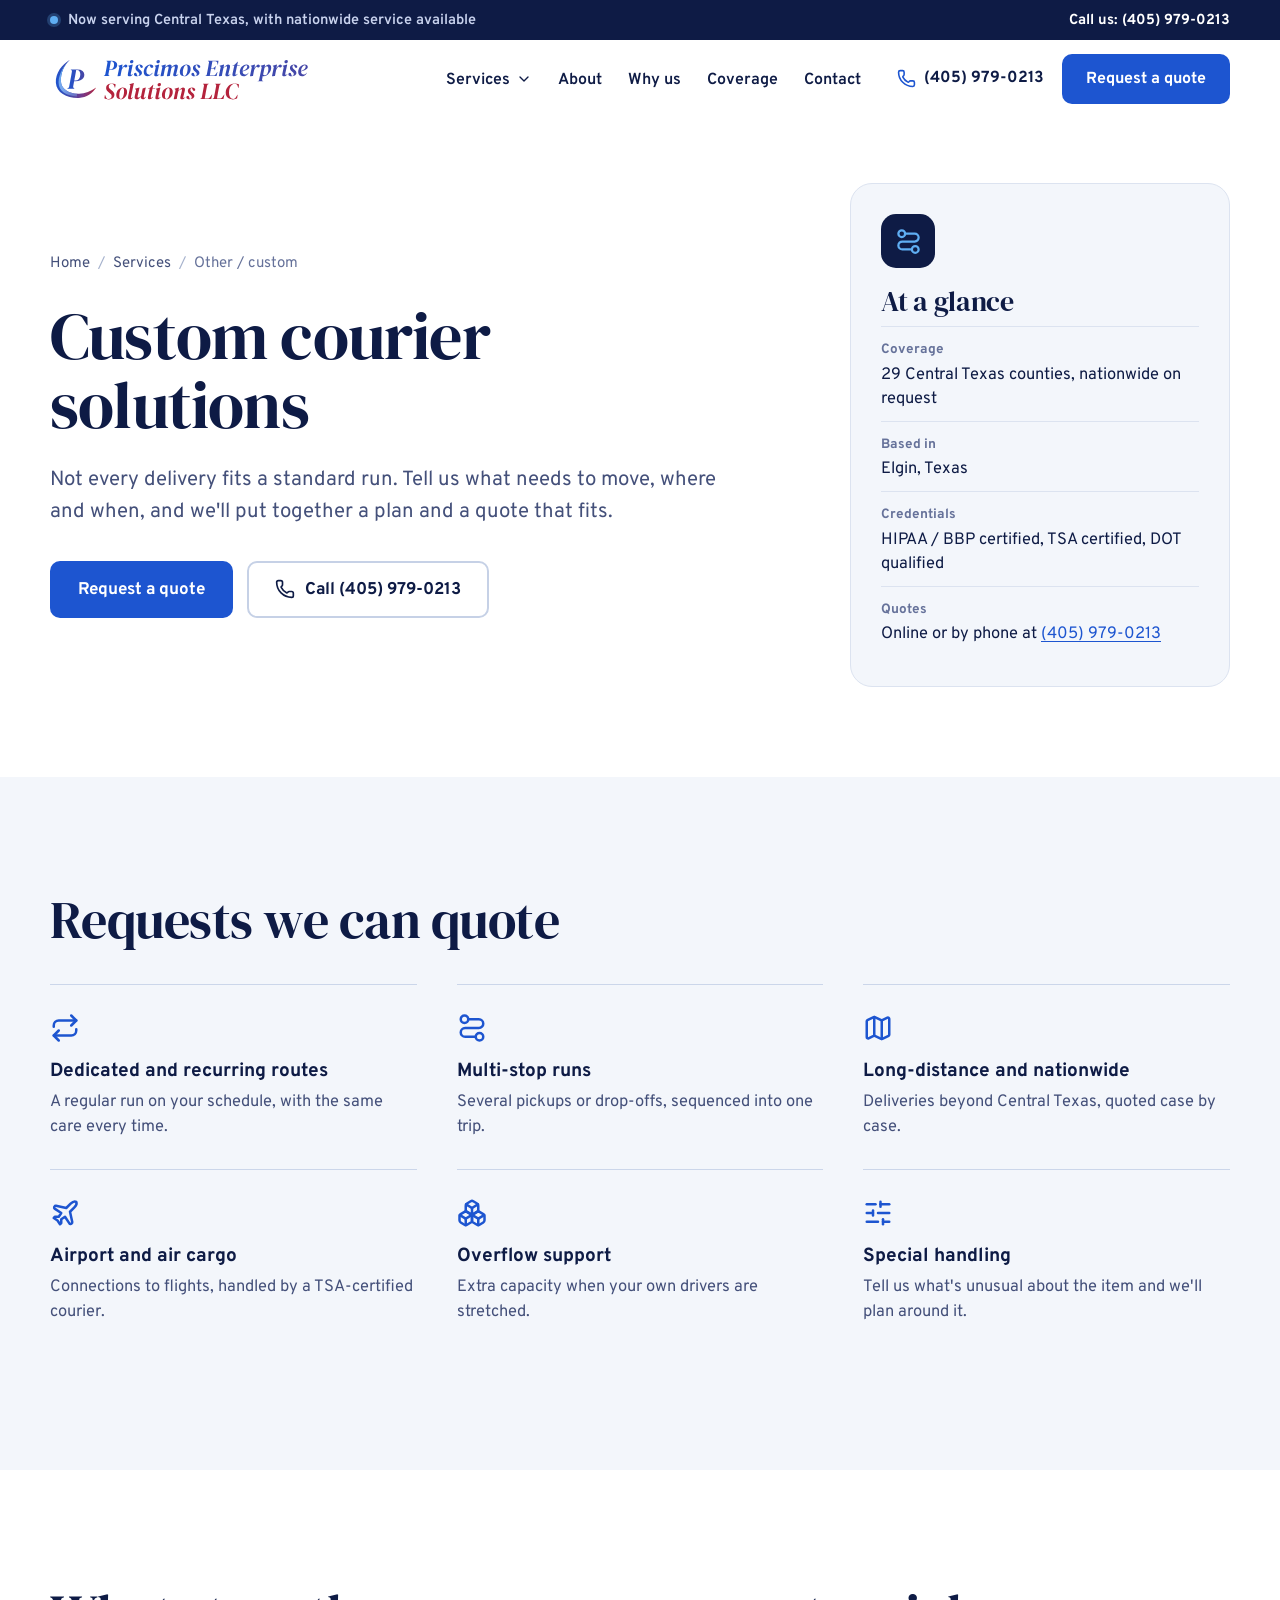
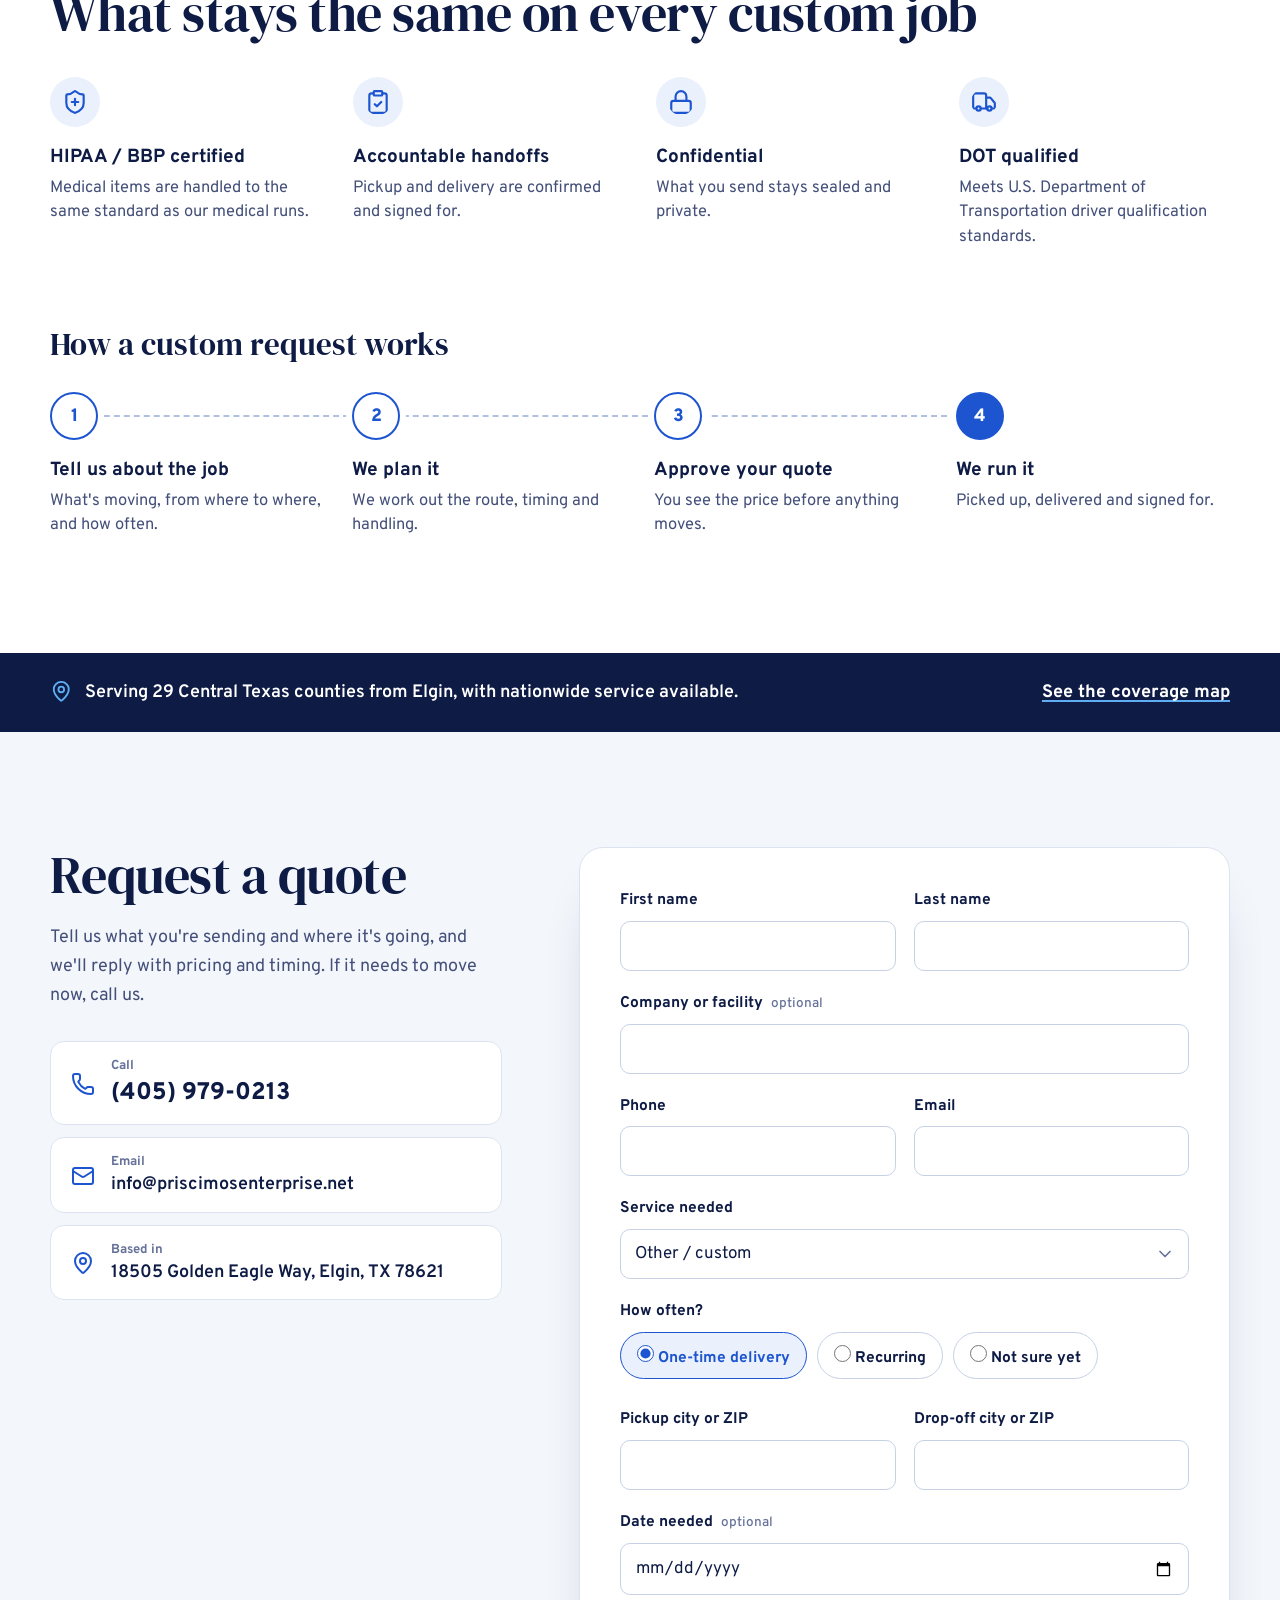
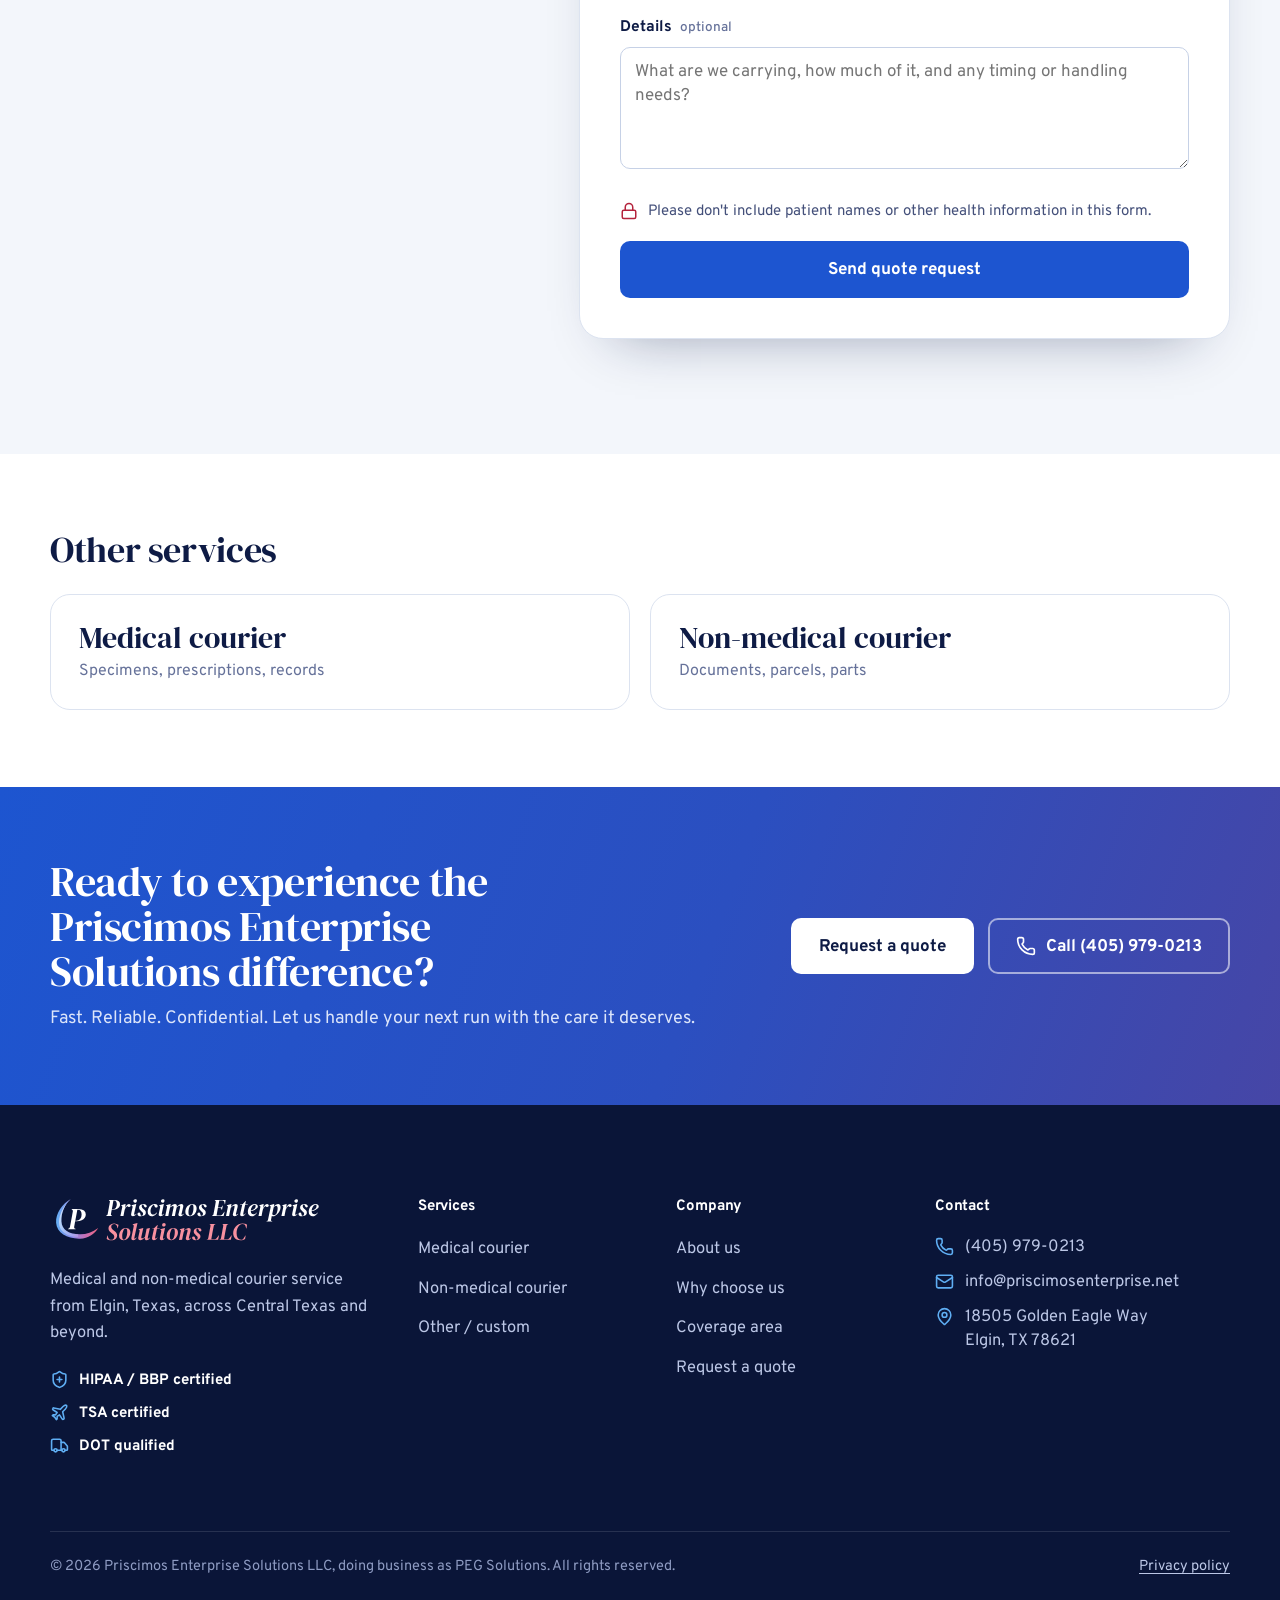
<file: site/custom-courier-solutions.html>
<!DOCTYPE html>
<html lang="en">
<head>
  <meta charset="utf-8">
  <meta name="viewport" content="width=device-width, initial-scale=1">
  <title>Custom Courier Solutions in Texas and Nationwide | Priscimos Enterprise Solutions</title>
  <meta name="description" content="Dedicated routes, multi-stop runs, long-distance and nationwide courier service from Elgin, Texas. Tell us what you need and get a custom quote.">
  <link rel="canonical" href="https://priscimosenterprise.net/custom-courier-solutions.html">
  <meta name="theme-color" content="#0E1B45">
  <meta property="og:type" content="website">
  <meta property="og:site_name" content="Priscimos Enterprise Solutions">
  <meta property="og:title" content="Custom Courier Solutions in Texas and Nationwide | Priscimos Enterprise Solutions">
  <meta property="og:description" content="Dedicated routes, multi-stop runs, long-distance and nationwide courier service from Elgin, Texas. Tell us what you need and get a custom quote.">
  <meta property="og:url" content="https://priscimosenterprise.net/custom-courier-solutions.html">
  <meta property="og:image" content="https://priscimosenterprise.net/assets/img/og-image.png">
  <meta property="og:image:width" content="1200">
  <meta property="og:image:height" content="630">
  <meta property="og:image:alt" content="Priscimos Enterprise Solutions logo">
  <meta name="twitter:card" content="summary_large_image">
  <link rel="icon" href="favicon.ico" sizes="48x48">
  <link rel="icon" href="favicon.svg" type="image/svg+xml">
  <link rel="apple-touch-icon" href="apple-touch-icon.png">
  <link rel="manifest" href="site.webmanifest">
  <link rel="preload" href="assets/fonts/overpass-var.woff2" as="font" type="font/woff2" crossorigin>
  <link rel="preload" href="assets/fonts/dm-serif-display-italic.woff2" as="font" type="font/woff2" crossorigin>
  <link rel="stylesheet" href="assets/css/styles.css">
  <script type="application/ld+json">{"@context": "https://schema.org", "@type": "Service", "name": "Custom courier solutions", "serviceType": "Custom courier solutions", "description": "Dedicated routes, multi-stop runs, long-distance and nationwide courier service from Elgin, Texas. Tell us what you need and get a custom quote.", "url": "https://priscimosenterprise.net/custom-courier-solutions.html", "provider": {"@id": "https://priscimosenterprise.net/#business"}, "areaServed": {"@type": "State", "name": "Texas"}}</script>
  <script type="application/ld+json">{"@context": "https://schema.org", "@type": "BreadcrumbList", "itemListElement": [{"@type": "ListItem", "position": 1, "name": "Home", "item": "https://priscimosenterprise.net/"}, {"@type": "ListItem", "position": 2, "name": "Other / custom", "item": "https://priscimosenterprise.net/custom-courier-solutions.html"}]}</script>
</head>
<body class="page-service page-custom">
  <a class="skip-link" href="#main">Skip to content</a>
  <div class="top-bar">
    <div class="container top-bar-inner">
      <p><span class="top-dot" aria-hidden="true"></span><span>Now serving Central Texas<span class="top-extra">, with nationwide service available</span></span></p>
      <a href="tel:+14059790213">Call us: (405) 979-0213</a>
    </div>
  </div>
  <header class="site-header" data-header>
    <div class="container header-inner">
      <a class="brand" href="./" aria-label="Priscimos Enterprise Solutions, home">
        <img src="assets/img/logo-horizontal.svg" alt="Priscimos Enterprise Solutions LLC" width="266" height="52">
      </a>
      <button class="nav-toggle" type="button" aria-expanded="false" aria-controls="primary-nav">
        <span class="nav-toggle-open"><svg class="ic" aria-hidden="true" focusable="false"  xmlns="http://www.w3.org/2000/svg" viewBox="0 0 24 24" fill="none" stroke="currentColor" stroke-width="2" stroke-linecap="round" stroke-linejoin="round"> <path d="M4 5h16"/> <path d="M4 12h16"/> <path d="M4 19h16"/> </svg></span><span class="nav-toggle-close"><svg class="ic" aria-hidden="true" focusable="false"  xmlns="http://www.w3.org/2000/svg" viewBox="0 0 24 24" fill="none" stroke="currentColor" stroke-width="2" stroke-linecap="round" stroke-linejoin="round"> <path d="M18 6 6 18"/> <path d="m6 6 12 12"/> </svg></span>
        <span class="sr-only">Menu</span>
      </button>
      <nav class="primary-nav" id="primary-nav" aria-label="Main">
        <ul class="nav-menu">
          <li class="has-sub">
            <button class="sub-toggle" type="button" aria-expanded="false" aria-controls="sub-services">Services <svg class="ic ic-chev" aria-hidden="true" focusable="false"  xmlns="http://www.w3.org/2000/svg" viewBox="0 0 24 24" fill="none" stroke="currentColor" stroke-width="2" stroke-linecap="round" stroke-linejoin="round"> <path d="m6 9 6 6 6-6"/> </svg></button>
            <ul id="sub-services" class="sub-menu">
              <li><a href="medical-courier.html"><span class="sub-title">Medical courier</span><span class="sub-hint">Specimens, prescriptions, records</span></a></li>
              <li><a href="non-medical-courier.html"><span class="sub-title">Non-medical courier</span><span class="sub-hint">Documents, parcels, parts</span></a></li>
              <li><a href="custom-courier-solutions.html" aria-current="page"><span class="sub-title">Other / custom</span><span class="sub-hint">Routes, long-distance, special requests</span></a></li>
            </ul>
          </li>
          <li><a href="./#about">About</a></li>
          <li><a href="./#difference">Why us</a></li>
          <li><a href="./#coverage">Coverage</a></li>
          <li><a href="./#quote">Contact</a></li>
          <li class="nav-extra"><a class="btn btn-primary btn-block btn-lg" href="#quote">Request a quote</a></li>
          <li class="nav-extra"><a class="nav-phone" href="tel:+14059790213"><svg class="ic" aria-hidden="true" focusable="false"  xmlns="http://www.w3.org/2000/svg" viewBox="0 0 24 24" fill="none" stroke="currentColor" stroke-width="2" stroke-linecap="round" stroke-linejoin="round"> <path d="M13.832 16.568a1 1 0 0 0 1.213-.303l.355-.465A2 2 0 0 1 17 15h3a2 2 0 0 1 2 2v3a2 2 0 0 1-2 2A18 18 0 0 1 2 4a2 2 0 0 1 2-2h3a2 2 0 0 1 2 2v3a2 2 0 0 1-.8 1.6l-.468.351a1 1 0 0 0-.292 1.233 14 14 0 0 0 6.392 6.384"/> </svg> (405) 979-0213</a></li>
        </ul>
      </nav>
      <div class="header-actions">
        <a class="header-phone" href="tel:+14059790213" aria-label="Call (405) 979-0213"><svg class="ic" aria-hidden="true" focusable="false"  xmlns="http://www.w3.org/2000/svg" viewBox="0 0 24 24" fill="none" stroke="currentColor" stroke-width="2" stroke-linecap="round" stroke-linejoin="round"> <path d="M13.832 16.568a1 1 0 0 0 1.213-.303l.355-.465A2 2 0 0 1 17 15h3a2 2 0 0 1 2 2v3a2 2 0 0 1-2 2A18 18 0 0 1 2 4a2 2 0 0 1 2-2h3a2 2 0 0 1 2 2v3a2 2 0 0 1-.8 1.6l-.468.351a1 1 0 0 0-.292 1.233 14 14 0 0 0 6.392 6.384"/> </svg><span>(405) 979-0213</span></a>
        <a class="btn btn-primary header-cta" href="#quote">Request a quote</a>
      </div>
    </div>
  </header>
  <main id="main">
    <section class="page-hero" aria-labelledby="page-title">
      <div class="container page-hero-grid">
        <div class="page-hero-copy">
          <nav class="crumbs" aria-label="Breadcrumb">
            <ol>
              <li><a href="./">Home</a></li>
              <li><a href="./#services">Services</a></li>
              <li aria-current="page">Other / custom</li>
            </ol>
          </nav>
          <h1 id="page-title">Custom courier solutions</h1>
          <p class="lede">Not every delivery fits a standard run. Tell us what needs to move, where and when, and we'll put together a plan and a quote that fits.</p>
          <div class="hero-actions">
            <a class="btn btn-primary btn-lg" href="#quote">Request a quote</a>
            <a class="btn btn-outline btn-lg" href="tel:+14059790213"><svg class="ic" aria-hidden="true" focusable="false"  xmlns="http://www.w3.org/2000/svg" viewBox="0 0 24 24" fill="none" stroke="currentColor" stroke-width="2" stroke-linecap="round" stroke-linejoin="round"> <path d="M13.832 16.568a1 1 0 0 0 1.213-.303l.355-.465A2 2 0 0 1 17 15h3a2 2 0 0 1 2 2v3a2 2 0 0 1-2 2A18 18 0 0 1 2 4a2 2 0 0 1 2-2h3a2 2 0 0 1 2 2v3a2 2 0 0 1-.8 1.6l-.468.351a1 1 0 0 0-.292 1.233 14 14 0 0 0 6.392 6.384"/> </svg> Call (405) 979-0213</a>
          </div>
        </div>
        <aside class="glance" aria-labelledby="glance-title">
          <span class="glance-icon"><svg class="ic" aria-hidden="true" focusable="false"  xmlns="http://www.w3.org/2000/svg" viewBox="0 0 24 24" fill="none" stroke="currentColor" stroke-width="2" stroke-linecap="round" stroke-linejoin="round"> <path d="M9 5h8.5a1 1 0 010 7h-11a1 1 0 000 7H15"/> <circle cx="18" cy="19" r="3"/> <circle cx="6" cy="5" r="3"/> </svg></span>
          <h2 id="glance-title">At a glance</h2>
          <dl>
            <div><dt>Coverage</dt><dd>29 Central Texas counties, nationwide on request</dd></div>
            <div><dt>Based in</dt><dd>Elgin, Texas</dd></div>
            <div><dt>Credentials</dt><dd>HIPAA / BBP certified, TSA certified, DOT qualified</dd></div>
            <div><dt>Quotes</dt><dd>Online or by phone at <a href="tel:+14059790213">(405) 979-0213</a></dd></div>
          </dl>
        </aside>
      </div>
    </section>

    <section class="section carry" aria-labelledby="carry-title">
      <div class="container">
        <h2 id="carry-title">Requests we can quote</h2>
        <ul class="items">
            <li class="item"><svg class="ic" aria-hidden="true" focusable="false"  xmlns="http://www.w3.org/2000/svg" viewBox="0 0 24 24" fill="none" stroke="currentColor" stroke-width="2" stroke-linecap="round" stroke-linejoin="round"> <path d="m17 2 4 4-4 4"/> <path d="M3 11v-1a4 4 0 0 1 4-4h14"/> <path d="m7 22-4-4 4-4"/> <path d="M21 13v1a4 4 0 0 1-4 4H3"/> </svg><div><h3>Dedicated and recurring routes</h3><p>A regular run on your schedule, with the same care every time.</p></div></li>
            <li class="item"><svg class="ic" aria-hidden="true" focusable="false"  xmlns="http://www.w3.org/2000/svg" viewBox="0 0 24 24" fill="none" stroke="currentColor" stroke-width="2" stroke-linecap="round" stroke-linejoin="round"> <path d="M9 5h8.5a1 1 0 010 7h-11a1 1 0 000 7H15"/> <circle cx="18" cy="19" r="3"/> <circle cx="6" cy="5" r="3"/> </svg><div><h3>Multi-stop runs</h3><p>Several pickups or drop-offs, sequenced into one trip.</p></div></li>
            <li class="item"><svg class="ic" aria-hidden="true" focusable="false"  xmlns="http://www.w3.org/2000/svg" viewBox="0 0 24 24" fill="none" stroke="currentColor" stroke-width="2" stroke-linecap="round" stroke-linejoin="round"> <path d="M14.106 5.553a2 2 0 0 0 1.788 0l3.659-1.83A1 1 0 0 1 21 4.619v12.764a1 1 0 0 1-.553.894l-4.553 2.277a2 2 0 0 1-1.788 0l-4.212-2.106a2 2 0 0 0-1.788 0l-3.659 1.83A1 1 0 0 1 3 19.381V6.618a1 1 0 0 1 .553-.894l4.553-2.277a2 2 0 0 1 1.788 0z"/> <path d="M15 5.764v15"/> <path d="M9 3.236v15"/> </svg><div><h3>Long-distance and nationwide</h3><p>Deliveries beyond Central Texas, quoted case by case.</p></div></li>
            <li class="item"><svg class="ic" aria-hidden="true" focusable="false"  xmlns="http://www.w3.org/2000/svg" viewBox="0 0 24 24" fill="none" stroke="currentColor" stroke-width="2" stroke-linecap="round" stroke-linejoin="round"> <path d="M17.8 19.2 16 11l3.5-3.5C21 6 21.5 4 21 3c-1-.5-3 0-4.5 1.5L13 8 4.8 6.2c-.5-.1-.9.1-1.1.5l-.3.5c-.2.5-.1 1 .3 1.3L9 12l-2 3H4l-1 1 3 2 2 3 1-1v-3l3-2 3.5 5.3c.3.4.8.5 1.3.3l.5-.2c.4-.3.6-.7.5-1.2z"/> </svg><div><h3>Airport and air cargo</h3><p>Connections to flights, handled by a TSA-certified courier.</p></div></li>
            <li class="item"><svg class="ic" aria-hidden="true" focusable="false"  xmlns="http://www.w3.org/2000/svg" viewBox="0 0 24 24" fill="none" stroke="currentColor" stroke-width="2" stroke-linecap="round" stroke-linejoin="round"> <path d="M2.97 12.92A2 2 0 0 0 2 14.63v3.24a2 2 0 0 0 .97 1.71l3 1.8a2 2 0 0 0 2.06 0L12 19v-5.5l-5-3-4.03 2.42Z"/> <path d="m7 16.5-4.74-2.85"/> <path d="m7 16.5 5-3"/> <path d="M7 16.5v5.17"/> <path d="M12 13.5V19l3.97 2.38a2 2 0 0 0 2.06 0l3-1.8a2 2 0 0 0 .97-1.71v-3.24a2 2 0 0 0-.97-1.71L17 10.5l-5 3Z"/> <path d="m17 16.5-5-3"/> <path d="m17 16.5 4.74-2.85"/> <path d="M17 16.5v5.17"/> <path d="M7.97 4.42A2 2 0 0 0 7 6.13v4.37l5 3 5-3V6.13a2 2 0 0 0-.97-1.71l-3-1.8a2 2 0 0 0-2.06 0l-3 1.8Z"/> <path d="M12 8 7.26 5.15"/> <path d="m12 8 4.74-2.85"/> <path d="M12 13.5V8"/> </svg><div><h3>Overflow support</h3><p>Extra capacity when your own drivers are stretched.</p></div></li>
            <li class="item"><svg class="ic" aria-hidden="true" focusable="false"  xmlns="http://www.w3.org/2000/svg" viewBox="0 0 24 24" fill="none" stroke="currentColor" stroke-width="2" stroke-linecap="round" stroke-linejoin="round"> <path d="M10 5H3"/> <path d="M12 19H3"/> <path d="M14 3v4"/> <path d="M16 17v4"/> <path d="M21 12h-9"/> <path d="M21 19h-5"/> <path d="M21 5h-7"/> <path d="M8 10v4"/> <path d="M8 12H3"/> </svg><div><h3>Special handling</h3><p>Tell us what's unusual about the item and we'll plan around it.</p></div></li>
        </ul>
      </div>
    </section>

    <section class="section assure" aria-labelledby="assure-title">
      <div class="container">
        <h2 id="assure-title">What stays the same on every custom job</h2>
        <ul class="assure-list">
          <li><svg class="ic" aria-hidden="true" focusable="false"  xmlns="http://www.w3.org/2000/svg" viewBox="0 0 24 24" fill="none" stroke="currentColor" stroke-width="2" stroke-linecap="round" stroke-linejoin="round"> <path d="M20 13c0 5-3.5 7.5-7.66 8.95a1 1 0 0 1-.67-.01C7.5 20.5 4 18 4 13V6a1 1 0 0 1 1-1c2 0 4.5-1.2 6.24-2.72a1.17 1.17 0 0 1 1.52 0C14.51 3.81 17 5 19 5a1 1 0 0 1 1 1z"/> <path d="M9 12h6"/> <path d="M12 9v6"/> </svg><h3>HIPAA / BBP certified</h3><p>Medical items are handled to the same standard as our medical runs.</p></li>
          <li><svg class="ic" aria-hidden="true" focusable="false"  xmlns="http://www.w3.org/2000/svg" viewBox="0 0 24 24" fill="none" stroke="currentColor" stroke-width="2" stroke-linecap="round" stroke-linejoin="round"> <rect width="8" height="4" x="8" y="2" rx="1" ry="1"/> <path d="M16 4h2a2 2 0 0 1 2 2v14a2 2 0 0 1-2 2H6a2 2 0 0 1-2-2V6a2 2 0 0 1 2-2h2"/> <path d="m9 14 2 2 4-4"/> </svg><h3>Accountable handoffs</h3><p>Pickup and delivery are confirmed and signed for.</p></li>
          <li><svg class="ic" aria-hidden="true" focusable="false"  xmlns="http://www.w3.org/2000/svg" viewBox="0 0 24 24" fill="none" stroke="currentColor" stroke-width="2" stroke-linecap="round" stroke-linejoin="round"> <rect width="18" height="11" x="3" y="11" rx="2" ry="2"/> <path d="M7 11V7a5 5 0 0 1 10 0v4"/> </svg><h3>Confidential</h3><p>What you send stays sealed and private.</p></li>
          <li><svg class="ic" aria-hidden="true" focusable="false"  xmlns="http://www.w3.org/2000/svg" viewBox="0 0 24 24" fill="none" stroke="currentColor" stroke-width="2" stroke-linecap="round" stroke-linejoin="round"> <path d="M14 18V6a2 2 0 0 0-2-2H4a2 2 0 0 0-2 2v11a1 1 0 0 0 1 1h2"/> <path d="M15 18H9"/> <path d="M19 18h2a1 1 0 0 0 1-1v-3.65a1 1 0 0 0-.22-.624l-3.48-4.35A1 1 0 0 0 17.52 8H14"/> <circle cx="17" cy="18" r="2"/> <circle cx="7" cy="18" r="2"/> </svg><h3>DOT qualified</h3><p>Meets U.S. Department of Transportation driver qualification standards.</p></li>
        </ul>
        <div class="steps-wrap">
          <h3 class="steps-title" id="steps-title">How a custom request works</h3>
          <ol class="steps" aria-labelledby="steps-title">
            <li class="step"><span class="step-num" aria-hidden="true">1</span><h4>Tell us about the job</h4><p>What's moving, from where to where, and how often.</p></li>
            <li class="step"><span class="step-num" aria-hidden="true">2</span><h4>We plan it</h4><p>We work out the route, timing and handling.</p></li>
            <li class="step"><span class="step-num" aria-hidden="true">3</span><h4>Approve your quote</h4><p>You see the price before anything moves.</p></li>
            <li class="step"><span class="step-num" aria-hidden="true">4</span><h4>We run it</h4><p>Picked up, delivered and signed for.</p></li>
          </ol>
        </div>
      </div>
    </section>

    <section class="cov-strip" aria-label="Coverage">
      <div class="container cov-strip-inner">
        <p><svg class="ic" aria-hidden="true" focusable="false"  xmlns="http://www.w3.org/2000/svg" viewBox="0 0 24 24" fill="none" stroke="currentColor" stroke-width="2" stroke-linecap="round" stroke-linejoin="round"> <path d="M20 10c0 4.993-5.539 10.193-7.399 11.799a1 1 0 0 1-1.202 0C9.539 20.193 4 14.993 4 10a8 8 0 0 1 16 0"/> <circle cx="12" cy="10" r="3"/> </svg><span>Serving 29 Central Texas counties from Elgin, with nationwide service available.</span></p>
        <a href="./#coverage">See the coverage map</a>
      </div>
    </section>

    <section class="section quote" id="quote" aria-labelledby="quote-title">
      <div class="container quote-grid">
        <div class="quote-copy">
          <h2 id="quote-title">Request a quote</h2>
          <p>Tell us what you're sending and where it's going, and we'll reply with pricing and timing. If it needs to move now, call us.</p>
          <ul class="contact-list">
            <li><a class="contact-phone" href="tel:+14059790213"><svg class="ic" aria-hidden="true" focusable="false"  xmlns="http://www.w3.org/2000/svg" viewBox="0 0 24 24" fill="none" stroke="currentColor" stroke-width="2" stroke-linecap="round" stroke-linejoin="round"> <path d="M13.832 16.568a1 1 0 0 0 1.213-.303l.355-.465A2 2 0 0 1 17 15h3a2 2 0 0 1 2 2v3a2 2 0 0 1-2 2A18 18 0 0 1 2 4a2 2 0 0 1 2-2h3a2 2 0 0 1 2 2v3a2 2 0 0 1-.8 1.6l-.468.351a1 1 0 0 0-.292 1.233 14 14 0 0 0 6.392 6.384"/> </svg><span><small>Call</small>(405) 979-0213</span></a></li>
            <li><a href="mailto:info@priscimosenterprise.net"><svg class="ic" aria-hidden="true" focusable="false"  xmlns="http://www.w3.org/2000/svg" viewBox="0 0 24 24" fill="none" stroke="currentColor" stroke-width="2" stroke-linecap="round" stroke-linejoin="round"> <path d="m22 7-8.991 5.727a2 2 0 0 1-2.009 0L2 7"/> <rect x="2" y="4" width="20" height="16" rx="2"/> </svg><span><small>Email</small>info@priscimosenterprise.net</span></a></li>
            <li><span class="contact-static"><svg class="ic" aria-hidden="true" focusable="false"  xmlns="http://www.w3.org/2000/svg" viewBox="0 0 24 24" fill="none" stroke="currentColor" stroke-width="2" stroke-linecap="round" stroke-linejoin="round"> <path d="M20 10c0 4.993-5.539 10.193-7.399 11.799a1 1 0 0 1-1.202 0C9.539 20.193 4 14.993 4 10a8 8 0 0 1 16 0"/> <circle cx="12" cy="10" r="3"/> </svg><span><small>Based in</small>18505 Golden Eagle Way, Elgin, TX 78621</span></span></li>
          </ul>
        </div>
        <form class="quote-form" action="https://formsubmit.co/info@priscimosenterprise.net" method="post" novalidate data-quote-form aria-labelledby="quote-title">
          <input type="hidden" name="_subject" value="New quote request from the PEG Solutions website">
          <input type="hidden" name="_template" value="table">
          <input type="hidden" name="_captcha" value="false">
          <input type="hidden" name="_next" value="https://priscimosenterprise.net/thank-you.html">
          <div class="form-grid">
            <div class="field">
              <label for="q-first">First name</label>
              <input id="q-first" name="first_name" type="text" autocomplete="given-name" required maxlength="60">
            </div>
            <div class="field">
              <label for="q-last">Last name</label>
              <input id="q-last" name="last_name" type="text" autocomplete="family-name" required maxlength="60">
            </div>
            <div class="field span-2">
              <label for="q-company">Company or facility <span class="opt">optional</span></label>
              <input id="q-company" name="company" type="text" autocomplete="organization" maxlength="160">
            </div>
            <div class="field">
              <label for="q-phone">Phone</label>
              <input id="q-phone" name="phone" type="tel" autocomplete="tel" required maxlength="40">
            </div>
            <div class="field">
              <label for="q-email">Email</label>
              <input id="q-email" name="email" type="email" autocomplete="email" required maxlength="160">
            </div>
            <div class="field span-2">
              <label for="q-service">Service needed</label>
              <div class="select-wrap">
                <select id="q-service" name="service" required>
                  <option value="">Choose a service</option>
                <option value="Medical courier">Medical courier</option>
                <option value="Non-medical courier">Non-medical courier</option>
                <option value="Other / custom" selected>Other / custom</option>
                </select>
                <svg class="ic select-chev" aria-hidden="true" focusable="false"  xmlns="http://www.w3.org/2000/svg" viewBox="0 0 24 24" fill="none" stroke="currentColor" stroke-width="2" stroke-linecap="round" stroke-linejoin="round"> <path d="m6 9 6 6 6-6"/> </svg>
              </div>
            </div>
            <fieldset class="field span-2 choices">
              <legend>How often?</legend>
              <label class="choice"><input type="radio" name="frequency" value="One-time delivery" checked> <span>One-time delivery</span></label>
              <label class="choice"><input type="radio" name="frequency" value="Recurring (daily or weekly)"> <span>Recurring</span></label>
              <label class="choice"><input type="radio" name="frequency" value="Not sure yet"> <span>Not sure yet</span></label>
            </fieldset>
            <div class="field">
              <label for="q-pickup">Pickup city or ZIP</label>
              <input id="q-pickup" name="pickup" type="text" required maxlength="120">
            </div>
            <div class="field">
              <label for="q-dropoff">Drop-off city or ZIP</label>
              <input id="q-dropoff" name="dropoff" type="text" required maxlength="120">
            </div>
            <div class="field span-2">
              <label for="q-date">Date needed <span class="opt">optional</span></label>
              <input id="q-date" name="date" type="date">
            </div>
            <div class="field span-2">
              <label for="q-details">Details <span class="opt">optional</span></label>
              <textarea id="q-details" name="details" rows="4" maxlength="2000" placeholder="What are we carrying, how much of it, and any timing or handling needs?"></textarea>
            </div>
            <div class="hp-field" aria-hidden="true">
              <label for="q-website">Leave this field empty</label>
              <input id="q-website" name="website" type="text" tabindex="-1" autocomplete="off">
            </div>
          </div>
          <p class="form-note"><svg class="ic" aria-hidden="true" focusable="false"  xmlns="http://www.w3.org/2000/svg" viewBox="0 0 24 24" fill="none" stroke="currentColor" stroke-width="2" stroke-linecap="round" stroke-linejoin="round"> <rect width="18" height="11" x="3" y="11" rx="2" ry="2"/> <path d="M7 11V7a5 5 0 0 1 10 0v4"/> </svg> Please don't include patient names or other health information in this form.</p>
          <button class="btn btn-primary btn-lg btn-block" type="submit"><span class="btn-label">Send quote request</span></button>
          <div class="form-status" role="status" aria-live="polite"></div>
        </form>
      </div>
    </section>

    <section class="section-tight others" aria-labelledby="others-title">
      <div class="container">
        <h2 id="others-title">Other services</h2>
        <div class="others-grid">
          <a class="other-svc" href="medical-courier.html"><span class="other-label">Medical courier</span><span class="other-hint">Specimens, prescriptions, records</span></a>
          <a class="other-svc" href="non-medical-courier.html"><span class="other-label">Non-medical courier</span><span class="other-hint">Documents, parcels, parts</span></a>
        </div>
      </div>
    </section>

    <section class="cta-band" aria-labelledby="cta-title">
      <div class="container cta-inner">
        <div>
          <h2 id="cta-title">Ready to experience the Priscimos Enterprise Solutions difference?</h2>
          <p>Fast. Reliable. Confidential. Let us handle your next run with the care it deserves.</p>
        </div>
        <div class="cta-actions">
          <a class="btn btn-light btn-lg" href="#quote">Request a quote</a>
          <a class="btn btn-ghost-light btn-lg" href="tel:+14059790213"><svg class="ic" aria-hidden="true" focusable="false"  xmlns="http://www.w3.org/2000/svg" viewBox="0 0 24 24" fill="none" stroke="currentColor" stroke-width="2" stroke-linecap="round" stroke-linejoin="round"> <path d="M13.832 16.568a1 1 0 0 0 1.213-.303l.355-.465A2 2 0 0 1 17 15h3a2 2 0 0 1 2 2v3a2 2 0 0 1-2 2A18 18 0 0 1 2 4a2 2 0 0 1 2-2h3a2 2 0 0 1 2 2v3a2 2 0 0 1-.8 1.6l-.468.351a1 1 0 0 0-.292 1.233 14 14 0 0 0 6.392 6.384"/> </svg> Call (405) 979-0213</a>
        </div>
      </div>
    </section>
  </main>
  <footer class="site-footer">
    <div class="container footer-grid">
      <div class="footer-brand">
        <img src="assets/img/logo-horizontal-reverse.svg" alt="Priscimos Enterprise Solutions LLC" width="266" height="52">
        <p>Medical and non-medical courier service from Elgin, Texas, across Central Texas and beyond.</p>
        <ul class="footer-creds">
          <li><svg class="ic" aria-hidden="true" focusable="false"  xmlns="http://www.w3.org/2000/svg" viewBox="0 0 24 24" fill="none" stroke="currentColor" stroke-width="2" stroke-linecap="round" stroke-linejoin="round"> <path d="M20 13c0 5-3.5 7.5-7.66 8.95a1 1 0 0 1-.67-.01C7.5 20.5 4 18 4 13V6a1 1 0 0 1 1-1c2 0 4.5-1.2 6.24-2.72a1.17 1.17 0 0 1 1.52 0C14.51 3.81 17 5 19 5a1 1 0 0 1 1 1z"/> <path d="M9 12h6"/> <path d="M12 9v6"/> </svg> HIPAA / BBP certified</li>
          <li><svg class="ic" aria-hidden="true" focusable="false"  xmlns="http://www.w3.org/2000/svg" viewBox="0 0 24 24" fill="none" stroke="currentColor" stroke-width="2" stroke-linecap="round" stroke-linejoin="round"> <path d="M17.8 19.2 16 11l3.5-3.5C21 6 21.5 4 21 3c-1-.5-3 0-4.5 1.5L13 8 4.8 6.2c-.5-.1-.9.1-1.1.5l-.3.5c-.2.5-.1 1 .3 1.3L9 12l-2 3H4l-1 1 3 2 2 3 1-1v-3l3-2 3.5 5.3c.3.4.8.5 1.3.3l.5-.2c.4-.3.6-.7.5-1.2z"/> </svg> TSA certified</li>
          <li><svg class="ic" aria-hidden="true" focusable="false"  xmlns="http://www.w3.org/2000/svg" viewBox="0 0 24 24" fill="none" stroke="currentColor" stroke-width="2" stroke-linecap="round" stroke-linejoin="round"> <path d="M14 18V6a2 2 0 0 0-2-2H4a2 2 0 0 0-2 2v11a1 1 0 0 0 1 1h2"/> <path d="M15 18H9"/> <path d="M19 18h2a1 1 0 0 0 1-1v-3.65a1 1 0 0 0-.22-.624l-3.48-4.35A1 1 0 0 0 17.52 8H14"/> <circle cx="17" cy="18" r="2"/> <circle cx="7" cy="18" r="2"/> </svg> DOT qualified</li>
        </ul>
      </div>
      <nav class="footer-col" aria-label="Services">
        <h2>Services</h2>
        <ul>
            <li><a href="medical-courier.html">Medical courier</a></li>
            <li><a href="non-medical-courier.html">Non-medical courier</a></li>
            <li><a href="custom-courier-solutions.html">Other / custom</a></li>
        </ul>
      </nav>
      <nav class="footer-col" aria-label="Company">
        <h2>Company</h2>
        <ul>
          <li><a href="./#about">About us</a></li>
          <li><a href="./#difference">Why choose us</a></li>
          <li><a href="./#coverage">Coverage area</a></li>
          <li><a href="#quote">Request a quote</a></li>
        </ul>
      </nav>
      <div class="footer-col footer-contact">
        <h2>Contact</h2>
        <ul>
          <li><a href="tel:+14059790213"><svg class="ic" aria-hidden="true" focusable="false"  xmlns="http://www.w3.org/2000/svg" viewBox="0 0 24 24" fill="none" stroke="currentColor" stroke-width="2" stroke-linecap="round" stroke-linejoin="round"> <path d="M13.832 16.568a1 1 0 0 0 1.213-.303l.355-.465A2 2 0 0 1 17 15h3a2 2 0 0 1 2 2v3a2 2 0 0 1-2 2A18 18 0 0 1 2 4a2 2 0 0 1 2-2h3a2 2 0 0 1 2 2v3a2 2 0 0 1-.8 1.6l-.468.351a1 1 0 0 0-.292 1.233 14 14 0 0 0 6.392 6.384"/> </svg> (405) 979-0213</a></li>
          <li><a href="mailto:info@priscimosenterprise.net"><svg class="ic" aria-hidden="true" focusable="false"  xmlns="http://www.w3.org/2000/svg" viewBox="0 0 24 24" fill="none" stroke="currentColor" stroke-width="2" stroke-linecap="round" stroke-linejoin="round"> <path d="m22 7-8.991 5.727a2 2 0 0 1-2.009 0L2 7"/> <rect x="2" y="4" width="20" height="16" rx="2"/> </svg> info@priscimosenterprise.net</a></li>
          <li><svg class="ic" aria-hidden="true" focusable="false"  xmlns="http://www.w3.org/2000/svg" viewBox="0 0 24 24" fill="none" stroke="currentColor" stroke-width="2" stroke-linecap="round" stroke-linejoin="round"> <path d="M20 10c0 4.993-5.539 10.193-7.399 11.799a1 1 0 0 1-1.202 0C9.539 20.193 4 14.993 4 10a8 8 0 0 1 16 0"/> <circle cx="12" cy="10" r="3"/> </svg> <span>18505 Golden Eagle Way<br>Elgin, TX 78621</span></li>
        </ul>
      </div>
    </div>
    <div class="container footer-legal">
      <p>&copy; <span data-year>2026</span> Priscimos Enterprise Solutions LLC, doing business as PEG Solutions. All rights reserved.</p>
      <p><a href="privacy.html">Privacy policy</a></p>
    </div>
  </footer>
  <nav class="action-bar" aria-label="Quick contact">
    <a class="action-call" href="tel:+14059790213"><svg class="ic" aria-hidden="true" focusable="false"  xmlns="http://www.w3.org/2000/svg" viewBox="0 0 24 24" fill="none" stroke="currentColor" stroke-width="2" stroke-linecap="round" stroke-linejoin="round"> <path d="M13.832 16.568a1 1 0 0 0 1.213-.303l.355-.465A2 2 0 0 1 17 15h3a2 2 0 0 1 2 2v3a2 2 0 0 1-2 2A18 18 0 0 1 2 4a2 2 0 0 1 2-2h3a2 2 0 0 1 2 2v3a2 2 0 0 1-.8 1.6l-.468.351a1 1 0 0 0-.292 1.233 14 14 0 0 0 6.392 6.384"/> </svg> Call</a>
    <a class="action-quote" href="#quote">Request a quote</a>
  </nav>
  <script src="assets/js/main.js" defer></script>
</body>
</html>
</file>
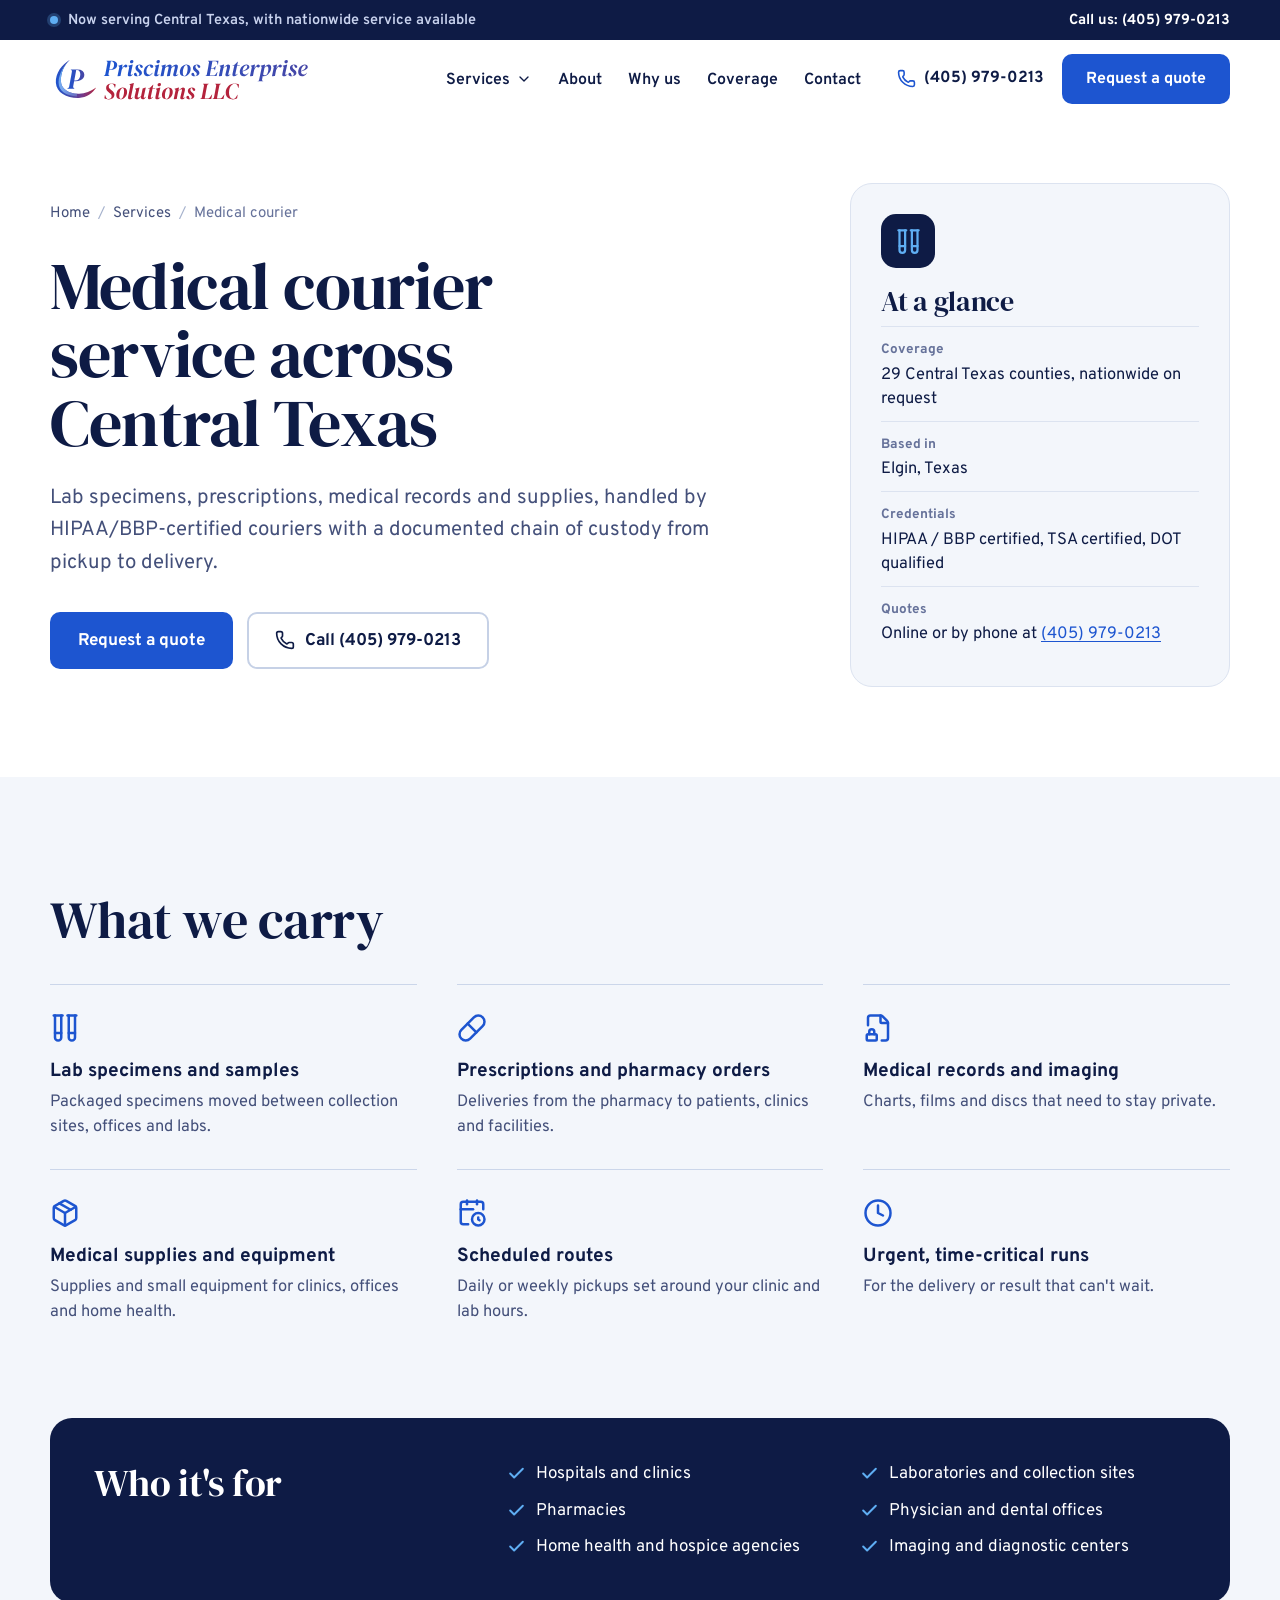
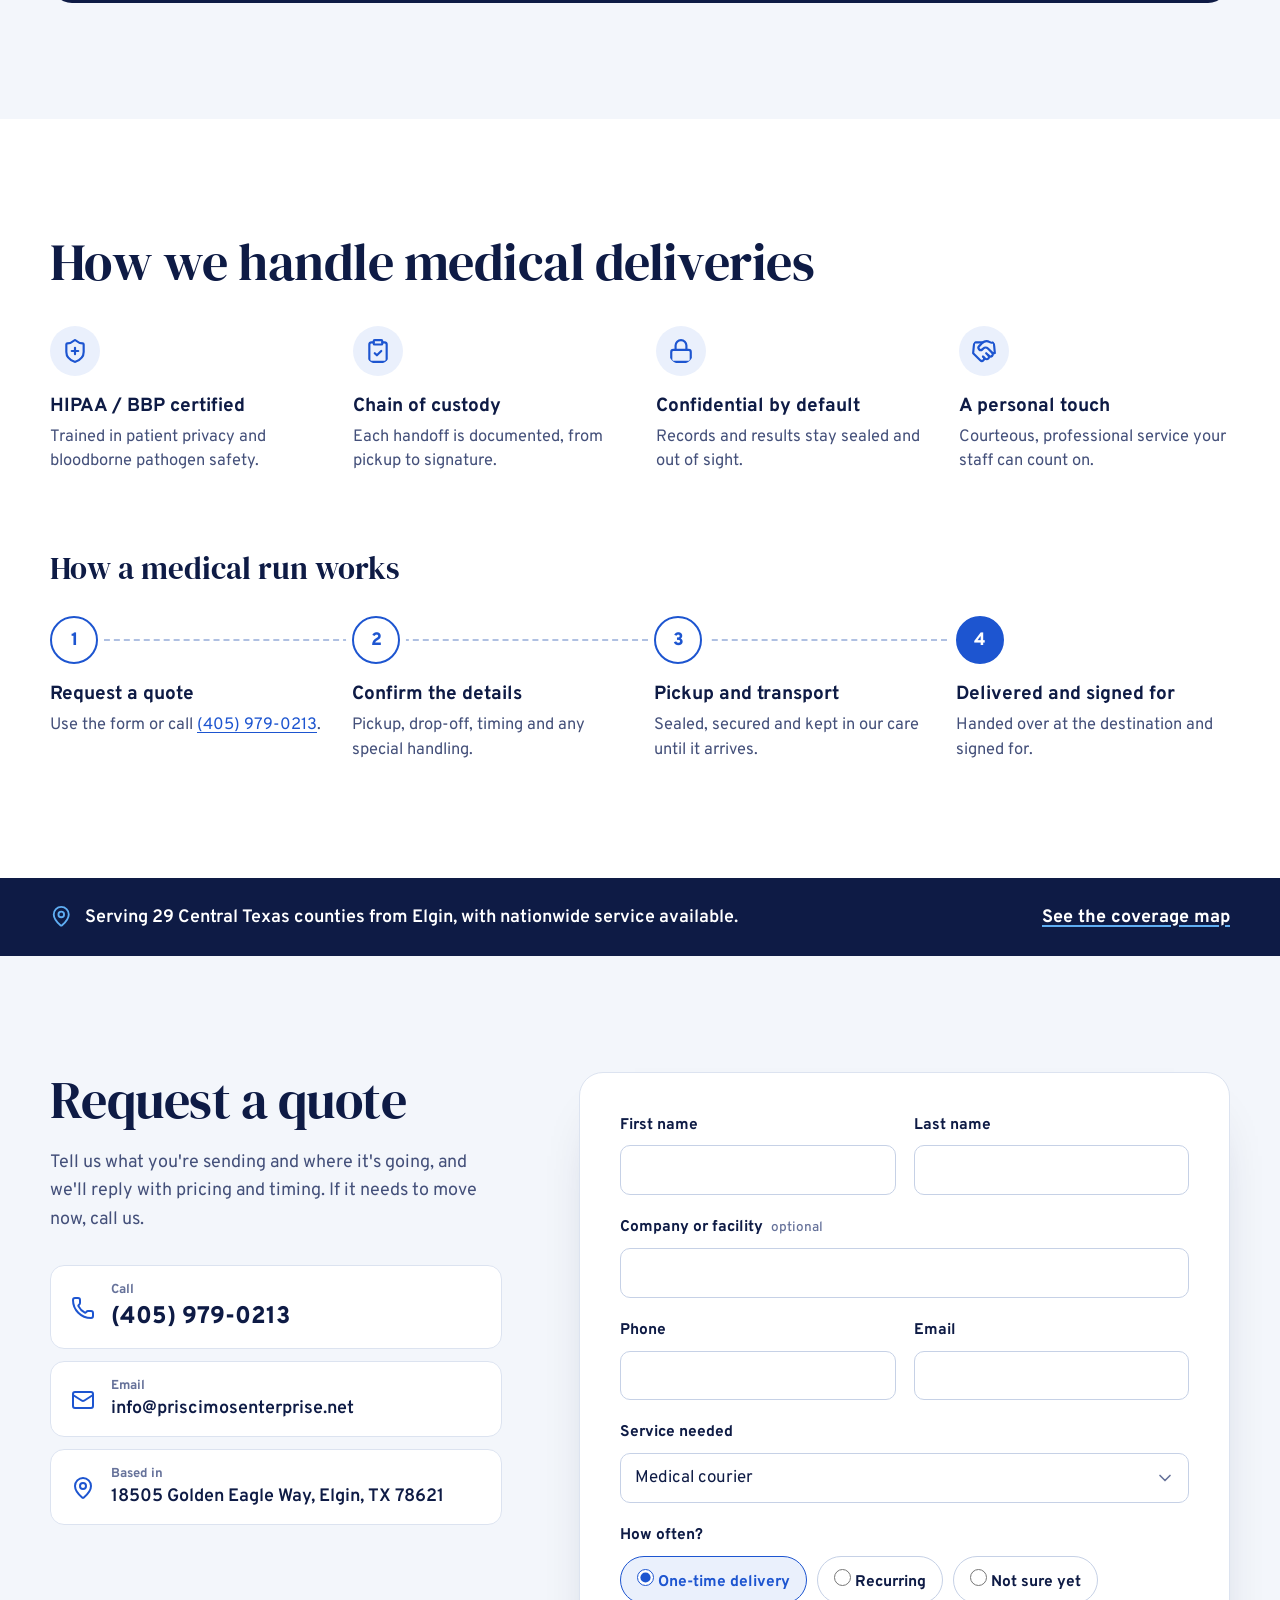
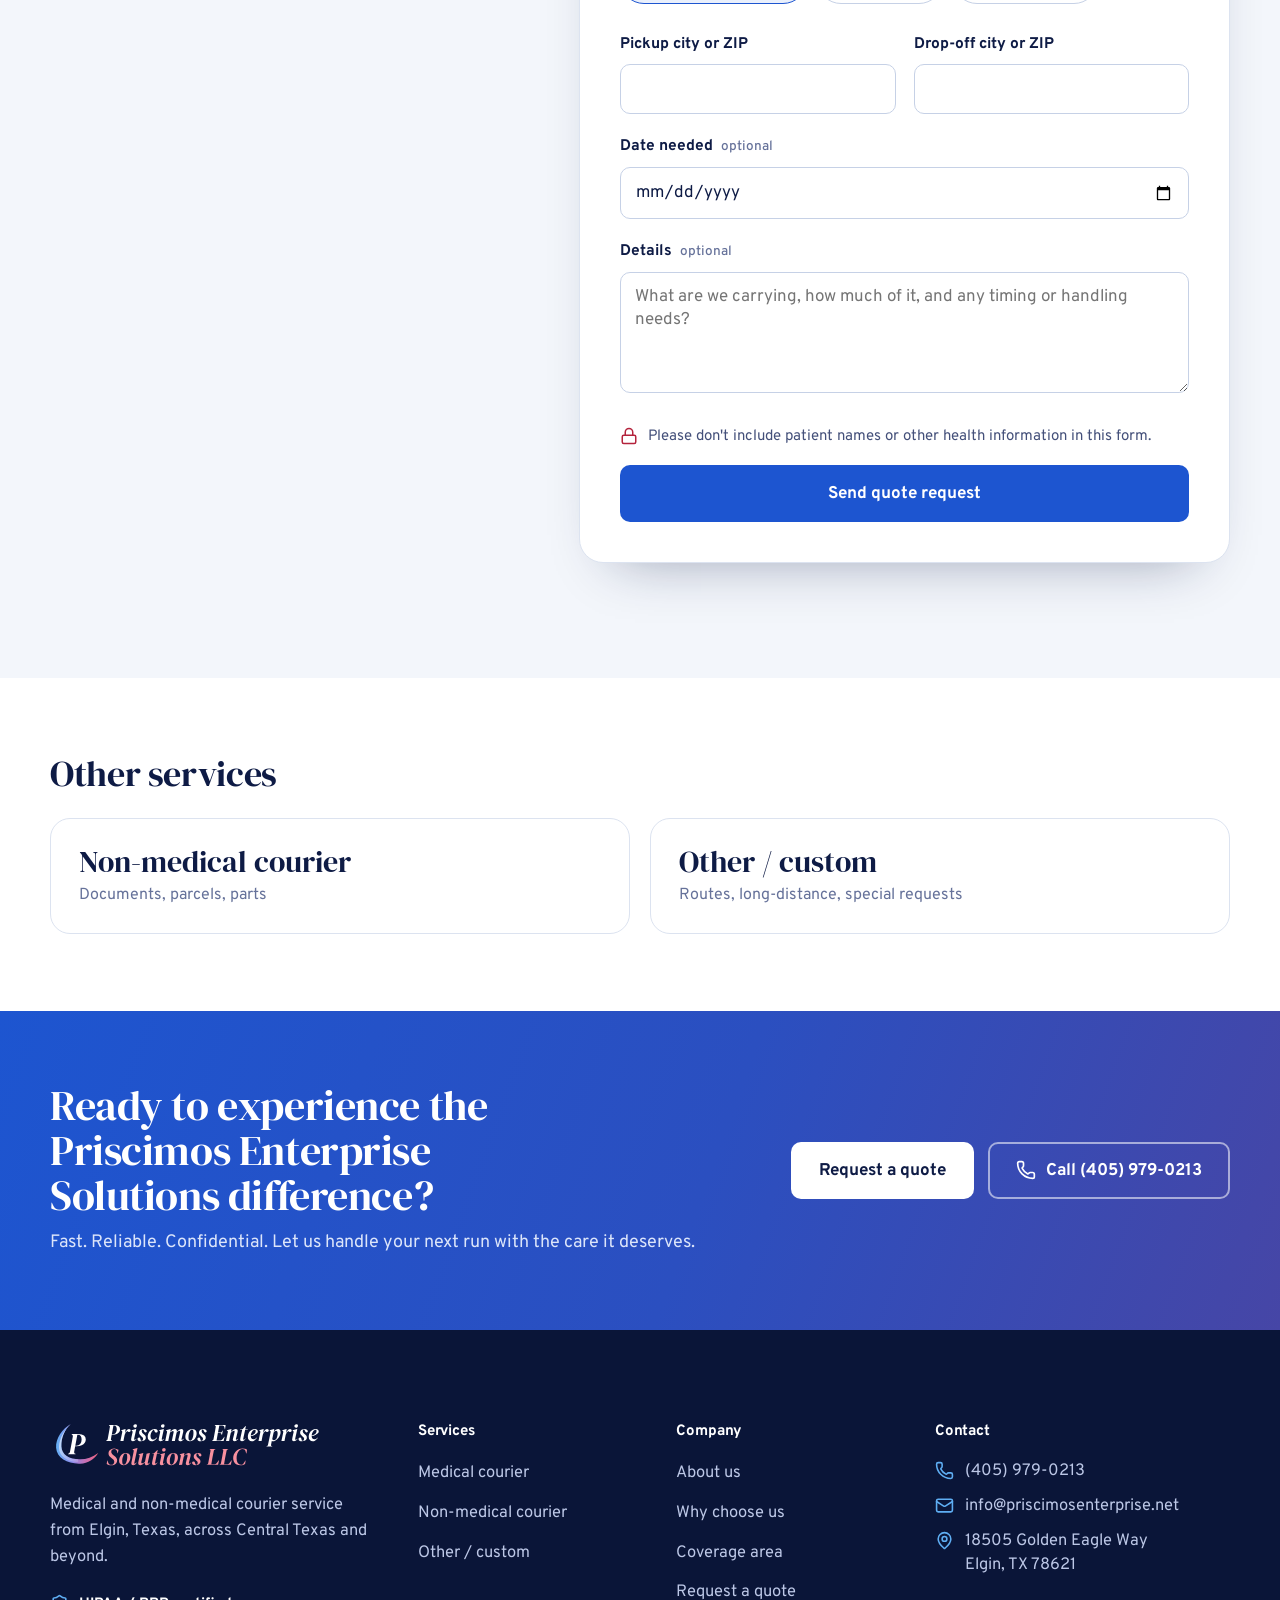
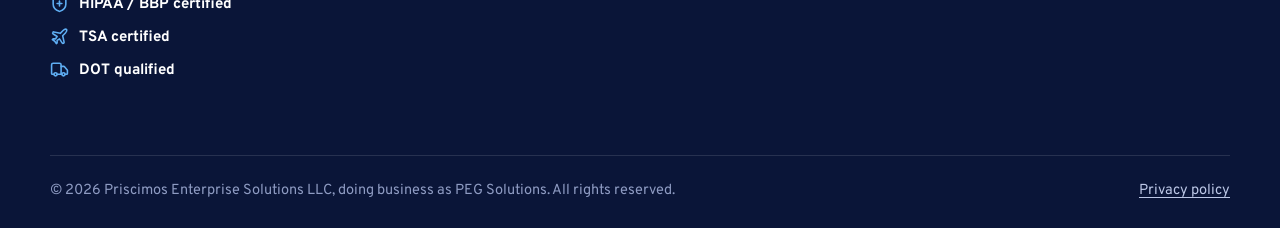
<file: site/medical-courier.html>
<!DOCTYPE html>
<html lang="en">
<head>
  <meta charset="utf-8">
  <meta name="viewport" content="width=device-width, initial-scale=1">
  <title>Medical Courier Service in Central Texas | Priscimos Enterprise Solutions</title>
  <meta name="description" content="HIPAA/BBP-certified medical courier for lab specimens, prescriptions, medical records and supplies across Central Texas, based in Elgin, TX.">
  <link rel="canonical" href="https://priscimosenterprise.net/medical-courier.html">
  <meta name="theme-color" content="#0E1B45">
  <meta property="og:type" content="website">
  <meta property="og:site_name" content="Priscimos Enterprise Solutions">
  <meta property="og:title" content="Medical Courier Service in Central Texas | Priscimos Enterprise Solutions">
  <meta property="og:description" content="HIPAA/BBP-certified medical courier for lab specimens, prescriptions, medical records and supplies across Central Texas, based in Elgin, TX.">
  <meta property="og:url" content="https://priscimosenterprise.net/medical-courier.html">
  <meta property="og:image" content="https://priscimosenterprise.net/assets/img/og-image.png">
  <meta property="og:image:width" content="1200">
  <meta property="og:image:height" content="630">
  <meta property="og:image:alt" content="Priscimos Enterprise Solutions logo">
  <meta name="twitter:card" content="summary_large_image">
  <link rel="icon" href="favicon.ico" sizes="48x48">
  <link rel="icon" href="favicon.svg" type="image/svg+xml">
  <link rel="apple-touch-icon" href="apple-touch-icon.png">
  <link rel="manifest" href="site.webmanifest">
  <link rel="preload" href="assets/fonts/overpass-var.woff2" as="font" type="font/woff2" crossorigin>
  <link rel="preload" href="assets/fonts/dm-serif-display-italic.woff2" as="font" type="font/woff2" crossorigin>
  <link rel="stylesheet" href="assets/css/styles.css">
  <script type="application/ld+json">{"@context": "https://schema.org", "@type": "Service", "name": "Medical courier", "serviceType": "Medical courier", "description": "HIPAA/BBP-certified medical courier for lab specimens, prescriptions, medical records and supplies across Central Texas, based in Elgin, TX.", "url": "https://priscimosenterprise.net/medical-courier.html", "provider": {"@id": "https://priscimosenterprise.net/#business"}, "areaServed": {"@type": "State", "name": "Texas"}}</script>
  <script type="application/ld+json">{"@context": "https://schema.org", "@type": "BreadcrumbList", "itemListElement": [{"@type": "ListItem", "position": 1, "name": "Home", "item": "https://priscimosenterprise.net/"}, {"@type": "ListItem", "position": 2, "name": "Medical courier", "item": "https://priscimosenterprise.net/medical-courier.html"}]}</script>
</head>
<body class="page-service page-medical">
  <a class="skip-link" href="#main">Skip to content</a>
  <div class="top-bar">
    <div class="container top-bar-inner">
      <p><span class="top-dot" aria-hidden="true"></span><span>Now serving Central Texas<span class="top-extra">, with nationwide service available</span></span></p>
      <a href="tel:+14059790213">Call us: (405) 979-0213</a>
    </div>
  </div>
  <header class="site-header" data-header>
    <div class="container header-inner">
      <a class="brand" href="./" aria-label="Priscimos Enterprise Solutions, home">
        <img src="assets/img/logo-horizontal.svg" alt="Priscimos Enterprise Solutions LLC" width="266" height="52">
      </a>
      <button class="nav-toggle" type="button" aria-expanded="false" aria-controls="primary-nav">
        <span class="nav-toggle-open"><svg class="ic" aria-hidden="true" focusable="false"  xmlns="http://www.w3.org/2000/svg" viewBox="0 0 24 24" fill="none" stroke="currentColor" stroke-width="2" stroke-linecap="round" stroke-linejoin="round"> <path d="M4 5h16"/> <path d="M4 12h16"/> <path d="M4 19h16"/> </svg></span><span class="nav-toggle-close"><svg class="ic" aria-hidden="true" focusable="false"  xmlns="http://www.w3.org/2000/svg" viewBox="0 0 24 24" fill="none" stroke="currentColor" stroke-width="2" stroke-linecap="round" stroke-linejoin="round"> <path d="M18 6 6 18"/> <path d="m6 6 12 12"/> </svg></span>
        <span class="sr-only">Menu</span>
      </button>
      <nav class="primary-nav" id="primary-nav" aria-label="Main">
        <ul class="nav-menu">
          <li class="has-sub">
            <button class="sub-toggle" type="button" aria-expanded="false" aria-controls="sub-services">Services <svg class="ic ic-chev" aria-hidden="true" focusable="false"  xmlns="http://www.w3.org/2000/svg" viewBox="0 0 24 24" fill="none" stroke="currentColor" stroke-width="2" stroke-linecap="round" stroke-linejoin="round"> <path d="m6 9 6 6 6-6"/> </svg></button>
            <ul id="sub-services" class="sub-menu">
              <li><a href="medical-courier.html" aria-current="page"><span class="sub-title">Medical courier</span><span class="sub-hint">Specimens, prescriptions, records</span></a></li>
              <li><a href="non-medical-courier.html"><span class="sub-title">Non-medical courier</span><span class="sub-hint">Documents, parcels, parts</span></a></li>
              <li><a href="custom-courier-solutions.html"><span class="sub-title">Other / custom</span><span class="sub-hint">Routes, long-distance, special requests</span></a></li>
            </ul>
          </li>
          <li><a href="./#about">About</a></li>
          <li><a href="./#difference">Why us</a></li>
          <li><a href="./#coverage">Coverage</a></li>
          <li><a href="./#quote">Contact</a></li>
          <li class="nav-extra"><a class="btn btn-primary btn-block btn-lg" href="#quote">Request a quote</a></li>
          <li class="nav-extra"><a class="nav-phone" href="tel:+14059790213"><svg class="ic" aria-hidden="true" focusable="false"  xmlns="http://www.w3.org/2000/svg" viewBox="0 0 24 24" fill="none" stroke="currentColor" stroke-width="2" stroke-linecap="round" stroke-linejoin="round"> <path d="M13.832 16.568a1 1 0 0 0 1.213-.303l.355-.465A2 2 0 0 1 17 15h3a2 2 0 0 1 2 2v3a2 2 0 0 1-2 2A18 18 0 0 1 2 4a2 2 0 0 1 2-2h3a2 2 0 0 1 2 2v3a2 2 0 0 1-.8 1.6l-.468.351a1 1 0 0 0-.292 1.233 14 14 0 0 0 6.392 6.384"/> </svg> (405) 979-0213</a></li>
        </ul>
      </nav>
      <div class="header-actions">
        <a class="header-phone" href="tel:+14059790213" aria-label="Call (405) 979-0213"><svg class="ic" aria-hidden="true" focusable="false"  xmlns="http://www.w3.org/2000/svg" viewBox="0 0 24 24" fill="none" stroke="currentColor" stroke-width="2" stroke-linecap="round" stroke-linejoin="round"> <path d="M13.832 16.568a1 1 0 0 0 1.213-.303l.355-.465A2 2 0 0 1 17 15h3a2 2 0 0 1 2 2v3a2 2 0 0 1-2 2A18 18 0 0 1 2 4a2 2 0 0 1 2-2h3a2 2 0 0 1 2 2v3a2 2 0 0 1-.8 1.6l-.468.351a1 1 0 0 0-.292 1.233 14 14 0 0 0 6.392 6.384"/> </svg><span>(405) 979-0213</span></a>
        <a class="btn btn-primary header-cta" href="#quote">Request a quote</a>
      </div>
    </div>
  </header>
  <main id="main">
    <section class="page-hero" aria-labelledby="page-title">
      <div class="container page-hero-grid">
        <div class="page-hero-copy">
          <nav class="crumbs" aria-label="Breadcrumb">
            <ol>
              <li><a href="./">Home</a></li>
              <li><a href="./#services">Services</a></li>
              <li aria-current="page">Medical courier</li>
            </ol>
          </nav>
          <h1 id="page-title">Medical courier service across Central Texas</h1>
          <p class="lede">Lab specimens, prescriptions, medical records and supplies, handled by HIPAA/BBP-certified couriers with a documented chain of custody from pickup to delivery.</p>
          <div class="hero-actions">
            <a class="btn btn-primary btn-lg" href="#quote">Request a quote</a>
            <a class="btn btn-outline btn-lg" href="tel:+14059790213"><svg class="ic" aria-hidden="true" focusable="false"  xmlns="http://www.w3.org/2000/svg" viewBox="0 0 24 24" fill="none" stroke="currentColor" stroke-width="2" stroke-linecap="round" stroke-linejoin="round"> <path d="M13.832 16.568a1 1 0 0 0 1.213-.303l.355-.465A2 2 0 0 1 17 15h3a2 2 0 0 1 2 2v3a2 2 0 0 1-2 2A18 18 0 0 1 2 4a2 2 0 0 1 2-2h3a2 2 0 0 1 2 2v3a2 2 0 0 1-.8 1.6l-.468.351a1 1 0 0 0-.292 1.233 14 14 0 0 0 6.392 6.384"/> </svg> Call (405) 979-0213</a>
          </div>
        </div>
        <aside class="glance" aria-labelledby="glance-title">
          <span class="glance-icon"><svg class="ic" aria-hidden="true" focusable="false"  xmlns="http://www.w3.org/2000/svg" viewBox="0 0 24 24" fill="none" stroke="currentColor" stroke-width="2" stroke-linecap="round" stroke-linejoin="round"> <path d="M9 2v17.5A2.5 2.5 0 0 1 6.5 22A2.5 2.5 0 0 1 4 19.5V2"/> <path d="M20 2v17.5a2.5 2.5 0 0 1-2.5 2.5a2.5 2.5 0 0 1-2.5-2.5V2"/> <path d="M3 2h7"/> <path d="M14 2h7"/> <path d="M9 16H4"/> <path d="M20 16h-5"/> </svg></span>
          <h2 id="glance-title">At a glance</h2>
          <dl>
            <div><dt>Coverage</dt><dd>29 Central Texas counties, nationwide on request</dd></div>
            <div><dt>Based in</dt><dd>Elgin, Texas</dd></div>
            <div><dt>Credentials</dt><dd>HIPAA / BBP certified, TSA certified, DOT qualified</dd></div>
            <div><dt>Quotes</dt><dd>Online or by phone at <a href="tel:+14059790213">(405) 979-0213</a></dd></div>
          </dl>
        </aside>
      </div>
    </section>

    <section class="section carry" aria-labelledby="carry-title">
      <div class="container">
        <h2 id="carry-title">What we carry</h2>
        <ul class="items">
            <li class="item"><svg class="ic" aria-hidden="true" focusable="false"  xmlns="http://www.w3.org/2000/svg" viewBox="0 0 24 24" fill="none" stroke="currentColor" stroke-width="2" stroke-linecap="round" stroke-linejoin="round"> <path d="M9 2v17.5A2.5 2.5 0 0 1 6.5 22A2.5 2.5 0 0 1 4 19.5V2"/> <path d="M20 2v17.5a2.5 2.5 0 0 1-2.5 2.5a2.5 2.5 0 0 1-2.5-2.5V2"/> <path d="M3 2h7"/> <path d="M14 2h7"/> <path d="M9 16H4"/> <path d="M20 16h-5"/> </svg><div><h3>Lab specimens and samples</h3><p>Packaged specimens moved between collection sites, offices and labs.</p></div></li>
            <li class="item"><svg class="ic" aria-hidden="true" focusable="false"  xmlns="http://www.w3.org/2000/svg" viewBox="0 0 24 24" fill="none" stroke="currentColor" stroke-width="2" stroke-linecap="round" stroke-linejoin="round"> <path d="m10.5 20.5 10-10a4.95 4.95 0 1 0-7-7l-10 10a4.95 4.95 0 1 0 7 7Z"/> <path d="m8.5 8.5 7 7"/> </svg><div><h3>Prescriptions and pharmacy orders</h3><p>Deliveries from the pharmacy to patients, clinics and facilities.</p></div></li>
            <li class="item"><svg class="ic" aria-hidden="true" focusable="false"  xmlns="http://www.w3.org/2000/svg" viewBox="0 0 24 24" fill="none" stroke="currentColor" stroke-width="2" stroke-linecap="round" stroke-linejoin="round"> <path d="M4 9.8V4a2 2 0 0 1 2-2h8a2.4 2.4 0 0 1 1.706.706l3.588 3.588A2.4 2.4 0 0 1 20 8v12a2 2 0 0 1-2 2h-3"/> <path d="M14 2v5a1 1 0 0 0 1 1h5"/> <path d="M9 17v-2a2 2 0 0 0-4 0v2"/> <rect width="8" height="5" x="3" y="17" rx="1"/> </svg><div><h3>Medical records and imaging</h3><p>Charts, films and discs that need to stay private.</p></div></li>
            <li class="item"><svg class="ic" aria-hidden="true" focusable="false"  xmlns="http://www.w3.org/2000/svg" viewBox="0 0 24 24" fill="none" stroke="currentColor" stroke-width="2" stroke-linecap="round" stroke-linejoin="round"> <path d="M11 21.73a2 2 0 0 0 2 0l7-4A2 2 0 0 0 21 16V8a2 2 0 0 0-1-1.73l-7-4a2 2 0 0 0-2 0l-7 4A2 2 0 0 0 3 8v8a2 2 0 0 0 1 1.73z"/> <path d="M12 22V12"/> <polyline points="3.29 7 12 12 20.71 7"/> <path d="m7.5 4.27 9 5.15"/> </svg><div><h3>Medical supplies and equipment</h3><p>Supplies and small equipment for clinics, offices and home health.</p></div></li>
            <li class="item"><svg class="ic" aria-hidden="true" focusable="false"  xmlns="http://www.w3.org/2000/svg" viewBox="0 0 24 24" fill="none" stroke="currentColor" stroke-width="2" stroke-linecap="round" stroke-linejoin="round"> <path d="M16 2v3"/> <path d="M17 15.5v1.7l1 .625"/> <path d="M21 8.936V5a2 2 0 00-2-2H5a2 2 0 00-2 2v14a2 2 0 002 2h3.935"/> <path d="M3 9h9.873"/> <path d="M8 2v3"/> <circle cx="17" cy="17" r="5"/> </svg><div><h3>Scheduled routes</h3><p>Daily or weekly pickups set around your clinic and lab hours.</p></div></li>
            <li class="item"><svg class="ic" aria-hidden="true" focusable="false"  xmlns="http://www.w3.org/2000/svg" viewBox="0 0 24 24" fill="none" stroke="currentColor" stroke-width="2" stroke-linecap="round" stroke-linejoin="round"> <circle cx="12" cy="12" r="10"/> <path d="M12 6v6l4 2"/> </svg><div><h3>Urgent, time-critical runs</h3><p>For the delivery or result that can't wait.</p></div></li>
        </ul>
          <div class="who">
            <h2 id="who-title">Who it's for</h2>
            <ul class="ticks ticks-2" aria-labelledby="who-title">
              <li><svg class="ic" aria-hidden="true" focusable="false"  xmlns="http://www.w3.org/2000/svg" viewBox="0 0 24 24" fill="none" stroke="currentColor" stroke-width="2" stroke-linecap="round" stroke-linejoin="round"> <path d="M20 6 9 17l-5-5"/> </svg>Hospitals and clinics</li>
              <li><svg class="ic" aria-hidden="true" focusable="false"  xmlns="http://www.w3.org/2000/svg" viewBox="0 0 24 24" fill="none" stroke="currentColor" stroke-width="2" stroke-linecap="round" stroke-linejoin="round"> <path d="M20 6 9 17l-5-5"/> </svg>Laboratories and collection sites</li>
              <li><svg class="ic" aria-hidden="true" focusable="false"  xmlns="http://www.w3.org/2000/svg" viewBox="0 0 24 24" fill="none" stroke="currentColor" stroke-width="2" stroke-linecap="round" stroke-linejoin="round"> <path d="M20 6 9 17l-5-5"/> </svg>Pharmacies</li>
              <li><svg class="ic" aria-hidden="true" focusable="false"  xmlns="http://www.w3.org/2000/svg" viewBox="0 0 24 24" fill="none" stroke="currentColor" stroke-width="2" stroke-linecap="round" stroke-linejoin="round"> <path d="M20 6 9 17l-5-5"/> </svg>Physician and dental offices</li>
              <li><svg class="ic" aria-hidden="true" focusable="false"  xmlns="http://www.w3.org/2000/svg" viewBox="0 0 24 24" fill="none" stroke="currentColor" stroke-width="2" stroke-linecap="round" stroke-linejoin="round"> <path d="M20 6 9 17l-5-5"/> </svg>Home health and hospice agencies</li>
              <li><svg class="ic" aria-hidden="true" focusable="false"  xmlns="http://www.w3.org/2000/svg" viewBox="0 0 24 24" fill="none" stroke="currentColor" stroke-width="2" stroke-linecap="round" stroke-linejoin="round"> <path d="M20 6 9 17l-5-5"/> </svg>Imaging and diagnostic centers</li>
            </ul>
          </div>
      </div>
    </section>

    <section class="section assure" aria-labelledby="assure-title">
      <div class="container">
        <h2 id="assure-title">How we handle medical deliveries</h2>
        <ul class="assure-list">
          <li><svg class="ic" aria-hidden="true" focusable="false"  xmlns="http://www.w3.org/2000/svg" viewBox="0 0 24 24" fill="none" stroke="currentColor" stroke-width="2" stroke-linecap="round" stroke-linejoin="round"> <path d="M20 13c0 5-3.5 7.5-7.66 8.95a1 1 0 0 1-.67-.01C7.5 20.5 4 18 4 13V6a1 1 0 0 1 1-1c2 0 4.5-1.2 6.24-2.72a1.17 1.17 0 0 1 1.52 0C14.51 3.81 17 5 19 5a1 1 0 0 1 1 1z"/> <path d="M9 12h6"/> <path d="M12 9v6"/> </svg><h3>HIPAA / BBP certified</h3><p>Trained in patient privacy and bloodborne pathogen safety.</p></li>
          <li><svg class="ic" aria-hidden="true" focusable="false"  xmlns="http://www.w3.org/2000/svg" viewBox="0 0 24 24" fill="none" stroke="currentColor" stroke-width="2" stroke-linecap="round" stroke-linejoin="round"> <rect width="8" height="4" x="8" y="2" rx="1" ry="1"/> <path d="M16 4h2a2 2 0 0 1 2 2v14a2 2 0 0 1-2 2H6a2 2 0 0 1-2-2V6a2 2 0 0 1 2-2h2"/> <path d="m9 14 2 2 4-4"/> </svg><h3>Chain of custody</h3><p>Each handoff is documented, from pickup to signature.</p></li>
          <li><svg class="ic" aria-hidden="true" focusable="false"  xmlns="http://www.w3.org/2000/svg" viewBox="0 0 24 24" fill="none" stroke="currentColor" stroke-width="2" stroke-linecap="round" stroke-linejoin="round"> <rect width="18" height="11" x="3" y="11" rx="2" ry="2"/> <path d="M7 11V7a5 5 0 0 1 10 0v4"/> </svg><h3>Confidential by default</h3><p>Records and results stay sealed and out of sight.</p></li>
          <li><svg class="ic" aria-hidden="true" focusable="false"  xmlns="http://www.w3.org/2000/svg" viewBox="0 0 24 24" fill="none" stroke="currentColor" stroke-width="2" stroke-linecap="round" stroke-linejoin="round"> <path d="m11 17 2 2a1 1 0 1 0 3-3"/> <path d="m14 14 2.5 2.5a1 1 0 1 0 3-3l-3.88-3.88a3 3 0 0 0-4.24 0l-.88.88a1 1 0 1 1-3-3l2.81-2.81a5.79 5.79 0 0 1 7.06-.87l.47.28a2 2 0 0 0 1.42.25L21 4"/> <path d="m21 3 1 11h-2"/> <path d="M3 3 2 14l6.5 6.5a1 1 0 1 0 3-3"/> <path d="M3 4h8"/> </svg><h3>A personal touch</h3><p>Courteous, professional service your staff can count on.</p></li>
        </ul>
        <div class="steps-wrap">
          <h3 class="steps-title" id="steps-title">How a medical run works</h3>
          <ol class="steps" aria-labelledby="steps-title">
            <li class="step"><span class="step-num" aria-hidden="true">1</span><h4>Request a quote</h4><p>Use the form or call <a href="tel:+14059790213">(405) 979-0213</a>.</p></li>
            <li class="step"><span class="step-num" aria-hidden="true">2</span><h4>Confirm the details</h4><p>Pickup, drop-off, timing and any special handling.</p></li>
            <li class="step"><span class="step-num" aria-hidden="true">3</span><h4>Pickup and transport</h4><p>Sealed, secured and kept in our care until it arrives.</p></li>
            <li class="step"><span class="step-num" aria-hidden="true">4</span><h4>Delivered and signed for</h4><p>Handed over at the destination and signed for.</p></li>
          </ol>
        </div>
      </div>
    </section>

    <section class="cov-strip" aria-label="Coverage">
      <div class="container cov-strip-inner">
        <p><svg class="ic" aria-hidden="true" focusable="false"  xmlns="http://www.w3.org/2000/svg" viewBox="0 0 24 24" fill="none" stroke="currentColor" stroke-width="2" stroke-linecap="round" stroke-linejoin="round"> <path d="M20 10c0 4.993-5.539 10.193-7.399 11.799a1 1 0 0 1-1.202 0C9.539 20.193 4 14.993 4 10a8 8 0 0 1 16 0"/> <circle cx="12" cy="10" r="3"/> </svg><span>Serving 29 Central Texas counties from Elgin, with nationwide service available.</span></p>
        <a href="./#coverage">See the coverage map</a>
      </div>
    </section>

    <section class="section quote" id="quote" aria-labelledby="quote-title">
      <div class="container quote-grid">
        <div class="quote-copy">
          <h2 id="quote-title">Request a quote</h2>
          <p>Tell us what you're sending and where it's going, and we'll reply with pricing and timing. If it needs to move now, call us.</p>
          <ul class="contact-list">
            <li><a class="contact-phone" href="tel:+14059790213"><svg class="ic" aria-hidden="true" focusable="false"  xmlns="http://www.w3.org/2000/svg" viewBox="0 0 24 24" fill="none" stroke="currentColor" stroke-width="2" stroke-linecap="round" stroke-linejoin="round"> <path d="M13.832 16.568a1 1 0 0 0 1.213-.303l.355-.465A2 2 0 0 1 17 15h3a2 2 0 0 1 2 2v3a2 2 0 0 1-2 2A18 18 0 0 1 2 4a2 2 0 0 1 2-2h3a2 2 0 0 1 2 2v3a2 2 0 0 1-.8 1.6l-.468.351a1 1 0 0 0-.292 1.233 14 14 0 0 0 6.392 6.384"/> </svg><span><small>Call</small>(405) 979-0213</span></a></li>
            <li><a href="mailto:info@priscimosenterprise.net"><svg class="ic" aria-hidden="true" focusable="false"  xmlns="http://www.w3.org/2000/svg" viewBox="0 0 24 24" fill="none" stroke="currentColor" stroke-width="2" stroke-linecap="round" stroke-linejoin="round"> <path d="m22 7-8.991 5.727a2 2 0 0 1-2.009 0L2 7"/> <rect x="2" y="4" width="20" height="16" rx="2"/> </svg><span><small>Email</small>info@priscimosenterprise.net</span></a></li>
            <li><span class="contact-static"><svg class="ic" aria-hidden="true" focusable="false"  xmlns="http://www.w3.org/2000/svg" viewBox="0 0 24 24" fill="none" stroke="currentColor" stroke-width="2" stroke-linecap="round" stroke-linejoin="round"> <path d="M20 10c0 4.993-5.539 10.193-7.399 11.799a1 1 0 0 1-1.202 0C9.539 20.193 4 14.993 4 10a8 8 0 0 1 16 0"/> <circle cx="12" cy="10" r="3"/> </svg><span><small>Based in</small>18505 Golden Eagle Way, Elgin, TX 78621</span></span></li>
          </ul>
        </div>
        <form class="quote-form" action="https://formsubmit.co/info@priscimosenterprise.net" method="post" novalidate data-quote-form aria-labelledby="quote-title">
          <input type="hidden" name="_subject" value="New quote request from the PEG Solutions website">
          <input type="hidden" name="_template" value="table">
          <input type="hidden" name="_captcha" value="false">
          <input type="hidden" name="_next" value="https://priscimosenterprise.net/thank-you.html">
          <div class="form-grid">
            <div class="field">
              <label for="q-first">First name</label>
              <input id="q-first" name="first_name" type="text" autocomplete="given-name" required maxlength="60">
            </div>
            <div class="field">
              <label for="q-last">Last name</label>
              <input id="q-last" name="last_name" type="text" autocomplete="family-name" required maxlength="60">
            </div>
            <div class="field span-2">
              <label for="q-company">Company or facility <span class="opt">optional</span></label>
              <input id="q-company" name="company" type="text" autocomplete="organization" maxlength="160">
            </div>
            <div class="field">
              <label for="q-phone">Phone</label>
              <input id="q-phone" name="phone" type="tel" autocomplete="tel" required maxlength="40">
            </div>
            <div class="field">
              <label for="q-email">Email</label>
              <input id="q-email" name="email" type="email" autocomplete="email" required maxlength="160">
            </div>
            <div class="field span-2">
              <label for="q-service">Service needed</label>
              <div class="select-wrap">
                <select id="q-service" name="service" required>
                  <option value="">Choose a service</option>
                <option value="Medical courier" selected>Medical courier</option>
                <option value="Non-medical courier">Non-medical courier</option>
                <option value="Other / custom">Other / custom</option>
                </select>
                <svg class="ic select-chev" aria-hidden="true" focusable="false"  xmlns="http://www.w3.org/2000/svg" viewBox="0 0 24 24" fill="none" stroke="currentColor" stroke-width="2" stroke-linecap="round" stroke-linejoin="round"> <path d="m6 9 6 6 6-6"/> </svg>
              </div>
            </div>
            <fieldset class="field span-2 choices">
              <legend>How often?</legend>
              <label class="choice"><input type="radio" name="frequency" value="One-time delivery" checked> <span>One-time delivery</span></label>
              <label class="choice"><input type="radio" name="frequency" value="Recurring (daily or weekly)"> <span>Recurring</span></label>
              <label class="choice"><input type="radio" name="frequency" value="Not sure yet"> <span>Not sure yet</span></label>
            </fieldset>
            <div class="field">
              <label for="q-pickup">Pickup city or ZIP</label>
              <input id="q-pickup" name="pickup" type="text" required maxlength="120">
            </div>
            <div class="field">
              <label for="q-dropoff">Drop-off city or ZIP</label>
              <input id="q-dropoff" name="dropoff" type="text" required maxlength="120">
            </div>
            <div class="field span-2">
              <label for="q-date">Date needed <span class="opt">optional</span></label>
              <input id="q-date" name="date" type="date">
            </div>
            <div class="field span-2">
              <label for="q-details">Details <span class="opt">optional</span></label>
              <textarea id="q-details" name="details" rows="4" maxlength="2000" placeholder="What are we carrying, how much of it, and any timing or handling needs?"></textarea>
            </div>
            <div class="hp-field" aria-hidden="true">
              <label for="q-website">Leave this field empty</label>
              <input id="q-website" name="website" type="text" tabindex="-1" autocomplete="off">
            </div>
          </div>
          <p class="form-note"><svg class="ic" aria-hidden="true" focusable="false"  xmlns="http://www.w3.org/2000/svg" viewBox="0 0 24 24" fill="none" stroke="currentColor" stroke-width="2" stroke-linecap="round" stroke-linejoin="round"> <rect width="18" height="11" x="3" y="11" rx="2" ry="2"/> <path d="M7 11V7a5 5 0 0 1 10 0v4"/> </svg> Please don't include patient names or other health information in this form.</p>
          <button class="btn btn-primary btn-lg btn-block" type="submit"><span class="btn-label">Send quote request</span></button>
          <div class="form-status" role="status" aria-live="polite"></div>
        </form>
      </div>
    </section>

    <section class="section-tight others" aria-labelledby="others-title">
      <div class="container">
        <h2 id="others-title">Other services</h2>
        <div class="others-grid">
          <a class="other-svc" href="non-medical-courier.html"><span class="other-label">Non-medical courier</span><span class="other-hint">Documents, parcels, parts</span></a>
          <a class="other-svc" href="custom-courier-solutions.html"><span class="other-label">Other / custom</span><span class="other-hint">Routes, long-distance, special requests</span></a>
        </div>
      </div>
    </section>

    <section class="cta-band" aria-labelledby="cta-title">
      <div class="container cta-inner">
        <div>
          <h2 id="cta-title">Ready to experience the Priscimos Enterprise Solutions difference?</h2>
          <p>Fast. Reliable. Confidential. Let us handle your next run with the care it deserves.</p>
        </div>
        <div class="cta-actions">
          <a class="btn btn-light btn-lg" href="#quote">Request a quote</a>
          <a class="btn btn-ghost-light btn-lg" href="tel:+14059790213"><svg class="ic" aria-hidden="true" focusable="false"  xmlns="http://www.w3.org/2000/svg" viewBox="0 0 24 24" fill="none" stroke="currentColor" stroke-width="2" stroke-linecap="round" stroke-linejoin="round"> <path d="M13.832 16.568a1 1 0 0 0 1.213-.303l.355-.465A2 2 0 0 1 17 15h3a2 2 0 0 1 2 2v3a2 2 0 0 1-2 2A18 18 0 0 1 2 4a2 2 0 0 1 2-2h3a2 2 0 0 1 2 2v3a2 2 0 0 1-.8 1.6l-.468.351a1 1 0 0 0-.292 1.233 14 14 0 0 0 6.392 6.384"/> </svg> Call (405) 979-0213</a>
        </div>
      </div>
    </section>
  </main>
  <footer class="site-footer">
    <div class="container footer-grid">
      <div class="footer-brand">
        <img src="assets/img/logo-horizontal-reverse.svg" alt="Priscimos Enterprise Solutions LLC" width="266" height="52">
        <p>Medical and non-medical courier service from Elgin, Texas, across Central Texas and beyond.</p>
        <ul class="footer-creds">
          <li><svg class="ic" aria-hidden="true" focusable="false"  xmlns="http://www.w3.org/2000/svg" viewBox="0 0 24 24" fill="none" stroke="currentColor" stroke-width="2" stroke-linecap="round" stroke-linejoin="round"> <path d="M20 13c0 5-3.5 7.5-7.66 8.95a1 1 0 0 1-.67-.01C7.5 20.5 4 18 4 13V6a1 1 0 0 1 1-1c2 0 4.5-1.2 6.24-2.72a1.17 1.17 0 0 1 1.52 0C14.51 3.81 17 5 19 5a1 1 0 0 1 1 1z"/> <path d="M9 12h6"/> <path d="M12 9v6"/> </svg> HIPAA / BBP certified</li>
          <li><svg class="ic" aria-hidden="true" focusable="false"  xmlns="http://www.w3.org/2000/svg" viewBox="0 0 24 24" fill="none" stroke="currentColor" stroke-width="2" stroke-linecap="round" stroke-linejoin="round"> <path d="M17.8 19.2 16 11l3.5-3.5C21 6 21.5 4 21 3c-1-.5-3 0-4.5 1.5L13 8 4.8 6.2c-.5-.1-.9.1-1.1.5l-.3.5c-.2.5-.1 1 .3 1.3L9 12l-2 3H4l-1 1 3 2 2 3 1-1v-3l3-2 3.5 5.3c.3.4.8.5 1.3.3l.5-.2c.4-.3.6-.7.5-1.2z"/> </svg> TSA certified</li>
          <li><svg class="ic" aria-hidden="true" focusable="false"  xmlns="http://www.w3.org/2000/svg" viewBox="0 0 24 24" fill="none" stroke="currentColor" stroke-width="2" stroke-linecap="round" stroke-linejoin="round"> <path d="M14 18V6a2 2 0 0 0-2-2H4a2 2 0 0 0-2 2v11a1 1 0 0 0 1 1h2"/> <path d="M15 18H9"/> <path d="M19 18h2a1 1 0 0 0 1-1v-3.65a1 1 0 0 0-.22-.624l-3.48-4.35A1 1 0 0 0 17.52 8H14"/> <circle cx="17" cy="18" r="2"/> <circle cx="7" cy="18" r="2"/> </svg> DOT qualified</li>
        </ul>
      </div>
      <nav class="footer-col" aria-label="Services">
        <h2>Services</h2>
        <ul>
            <li><a href="medical-courier.html">Medical courier</a></li>
            <li><a href="non-medical-courier.html">Non-medical courier</a></li>
            <li><a href="custom-courier-solutions.html">Other / custom</a></li>
        </ul>
      </nav>
      <nav class="footer-col" aria-label="Company">
        <h2>Company</h2>
        <ul>
          <li><a href="./#about">About us</a></li>
          <li><a href="./#difference">Why choose us</a></li>
          <li><a href="./#coverage">Coverage area</a></li>
          <li><a href="#quote">Request a quote</a></li>
        </ul>
      </nav>
      <div class="footer-col footer-contact">
        <h2>Contact</h2>
        <ul>
          <li><a href="tel:+14059790213"><svg class="ic" aria-hidden="true" focusable="false"  xmlns="http://www.w3.org/2000/svg" viewBox="0 0 24 24" fill="none" stroke="currentColor" stroke-width="2" stroke-linecap="round" stroke-linejoin="round"> <path d="M13.832 16.568a1 1 0 0 0 1.213-.303l.355-.465A2 2 0 0 1 17 15h3a2 2 0 0 1 2 2v3a2 2 0 0 1-2 2A18 18 0 0 1 2 4a2 2 0 0 1 2-2h3a2 2 0 0 1 2 2v3a2 2 0 0 1-.8 1.6l-.468.351a1 1 0 0 0-.292 1.233 14 14 0 0 0 6.392 6.384"/> </svg> (405) 979-0213</a></li>
          <li><a href="mailto:info@priscimosenterprise.net"><svg class="ic" aria-hidden="true" focusable="false"  xmlns="http://www.w3.org/2000/svg" viewBox="0 0 24 24" fill="none" stroke="currentColor" stroke-width="2" stroke-linecap="round" stroke-linejoin="round"> <path d="m22 7-8.991 5.727a2 2 0 0 1-2.009 0L2 7"/> <rect x="2" y="4" width="20" height="16" rx="2"/> </svg> info@priscimosenterprise.net</a></li>
          <li><svg class="ic" aria-hidden="true" focusable="false"  xmlns="http://www.w3.org/2000/svg" viewBox="0 0 24 24" fill="none" stroke="currentColor" stroke-width="2" stroke-linecap="round" stroke-linejoin="round"> <path d="M20 10c0 4.993-5.539 10.193-7.399 11.799a1 1 0 0 1-1.202 0C9.539 20.193 4 14.993 4 10a8 8 0 0 1 16 0"/> <circle cx="12" cy="10" r="3"/> </svg> <span>18505 Golden Eagle Way<br>Elgin, TX 78621</span></li>
        </ul>
      </div>
    </div>
    <div class="container footer-legal">
      <p>&copy; <span data-year>2026</span> Priscimos Enterprise Solutions LLC, doing business as PEG Solutions. All rights reserved.</p>
      <p><a href="privacy.html">Privacy policy</a></p>
    </div>
  </footer>
  <nav class="action-bar" aria-label="Quick contact">
    <a class="action-call" href="tel:+14059790213"><svg class="ic" aria-hidden="true" focusable="false"  xmlns="http://www.w3.org/2000/svg" viewBox="0 0 24 24" fill="none" stroke="currentColor" stroke-width="2" stroke-linecap="round" stroke-linejoin="round"> <path d="M13.832 16.568a1 1 0 0 0 1.213-.303l.355-.465A2 2 0 0 1 17 15h3a2 2 0 0 1 2 2v3a2 2 0 0 1-2 2A18 18 0 0 1 2 4a2 2 0 0 1 2-2h3a2 2 0 0 1 2 2v3a2 2 0 0 1-.8 1.6l-.468.351a1 1 0 0 0-.292 1.233 14 14 0 0 0 6.392 6.384"/> </svg> Call</a>
    <a class="action-quote" href="#quote">Request a quote</a>
  </nav>
  <script src="assets/js/main.js" defer></script>
</body>
</html>
</file>
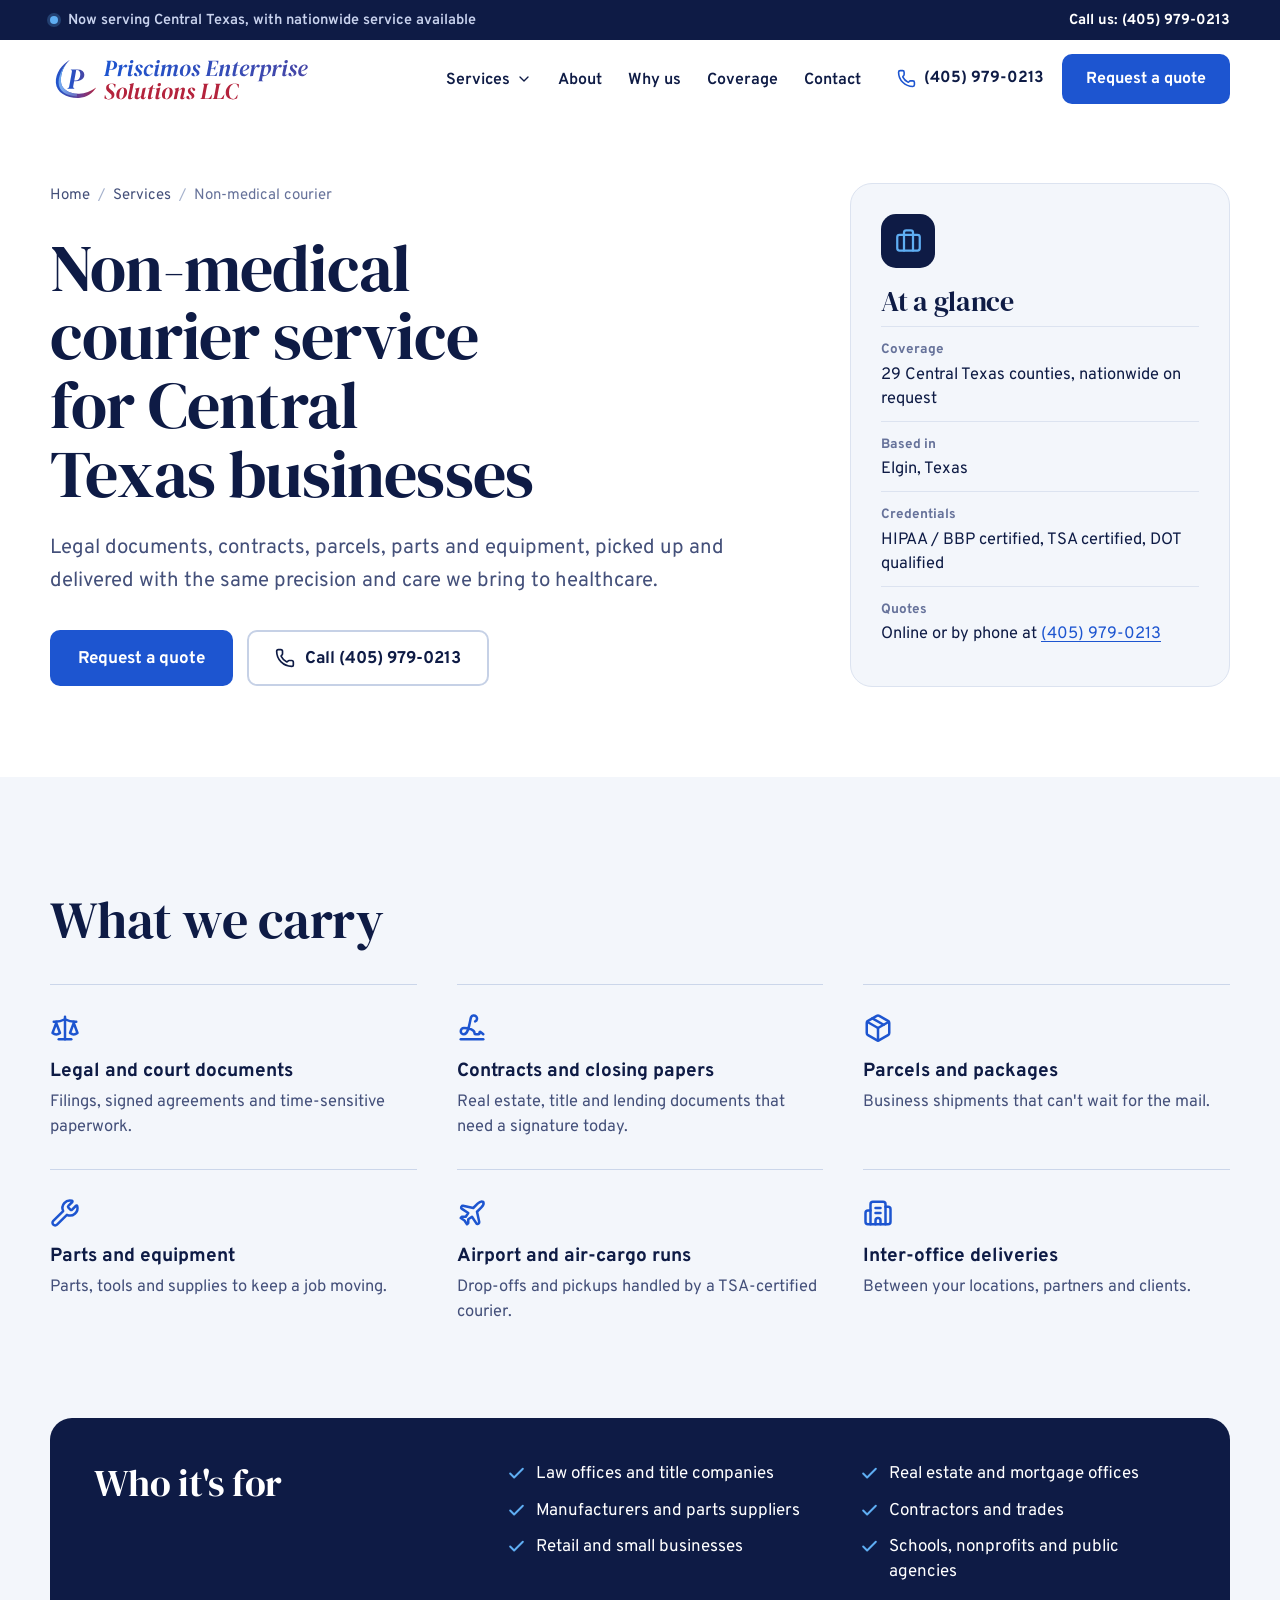
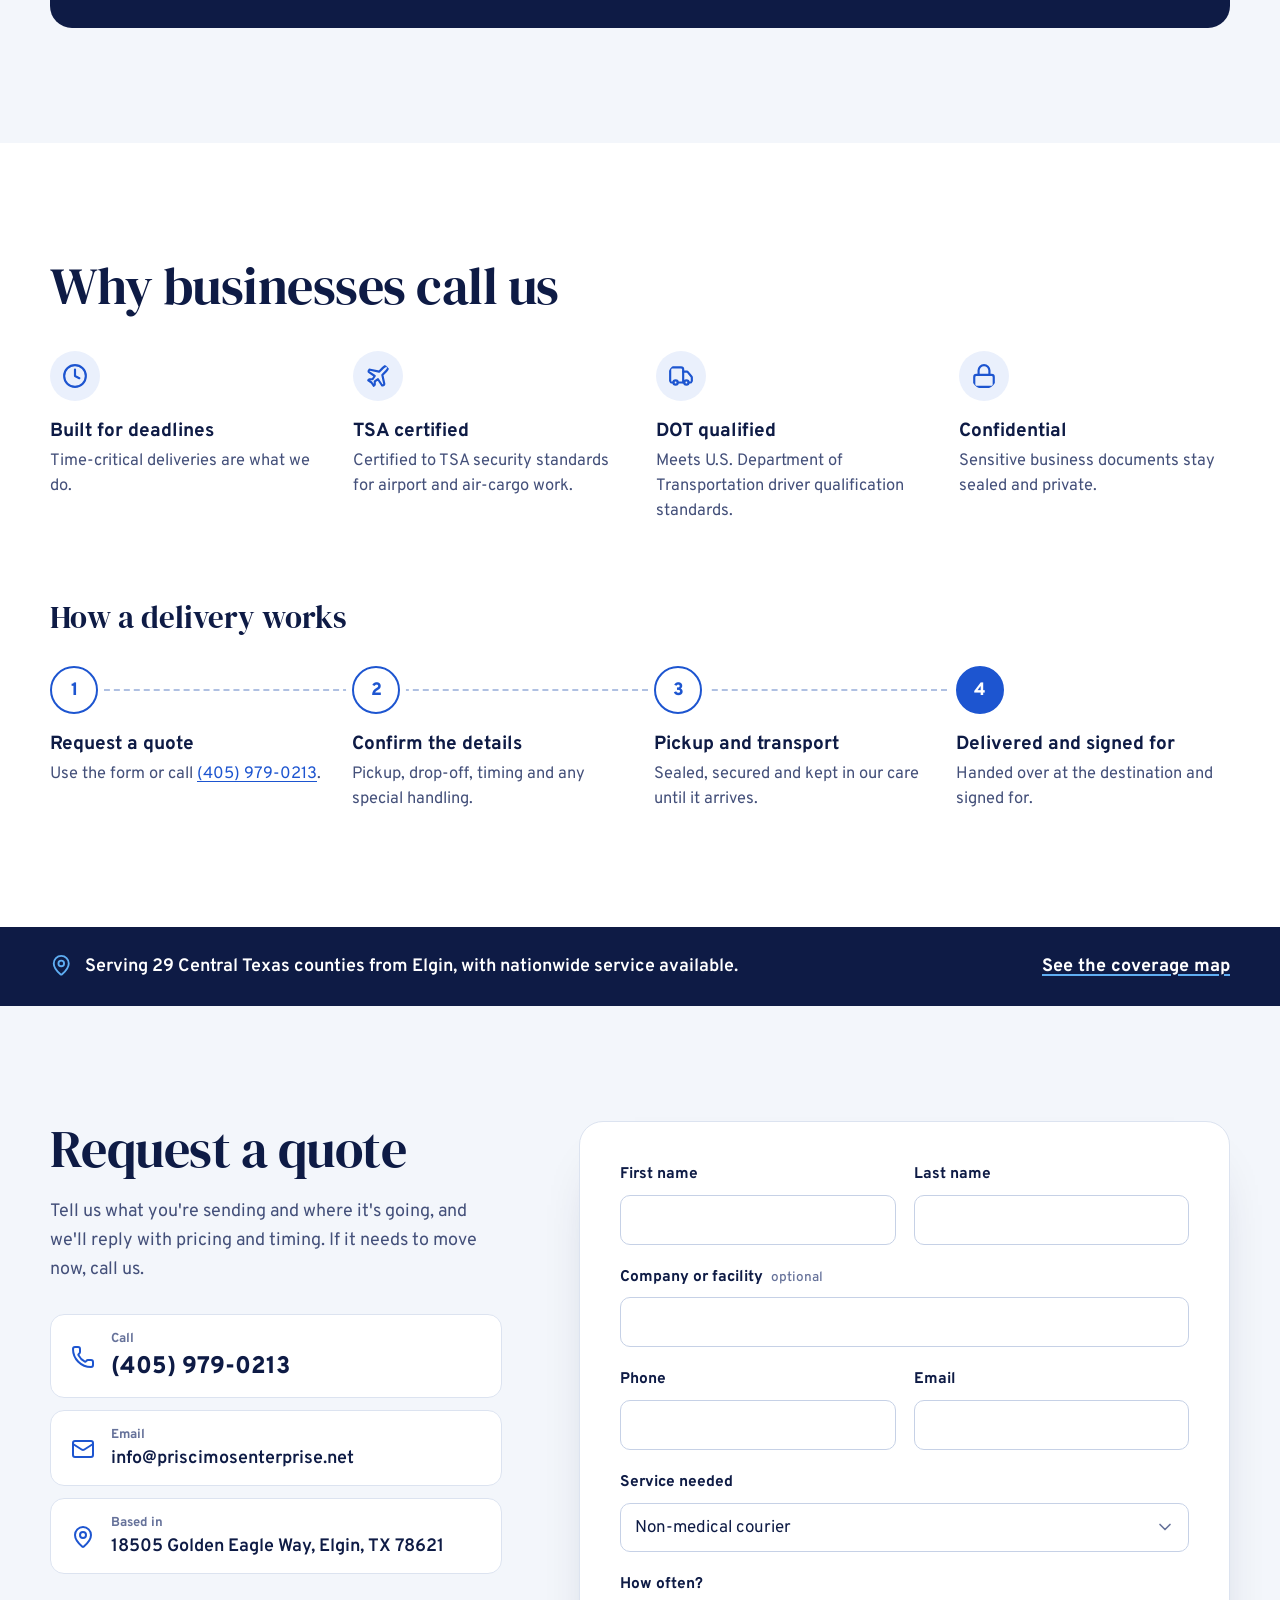
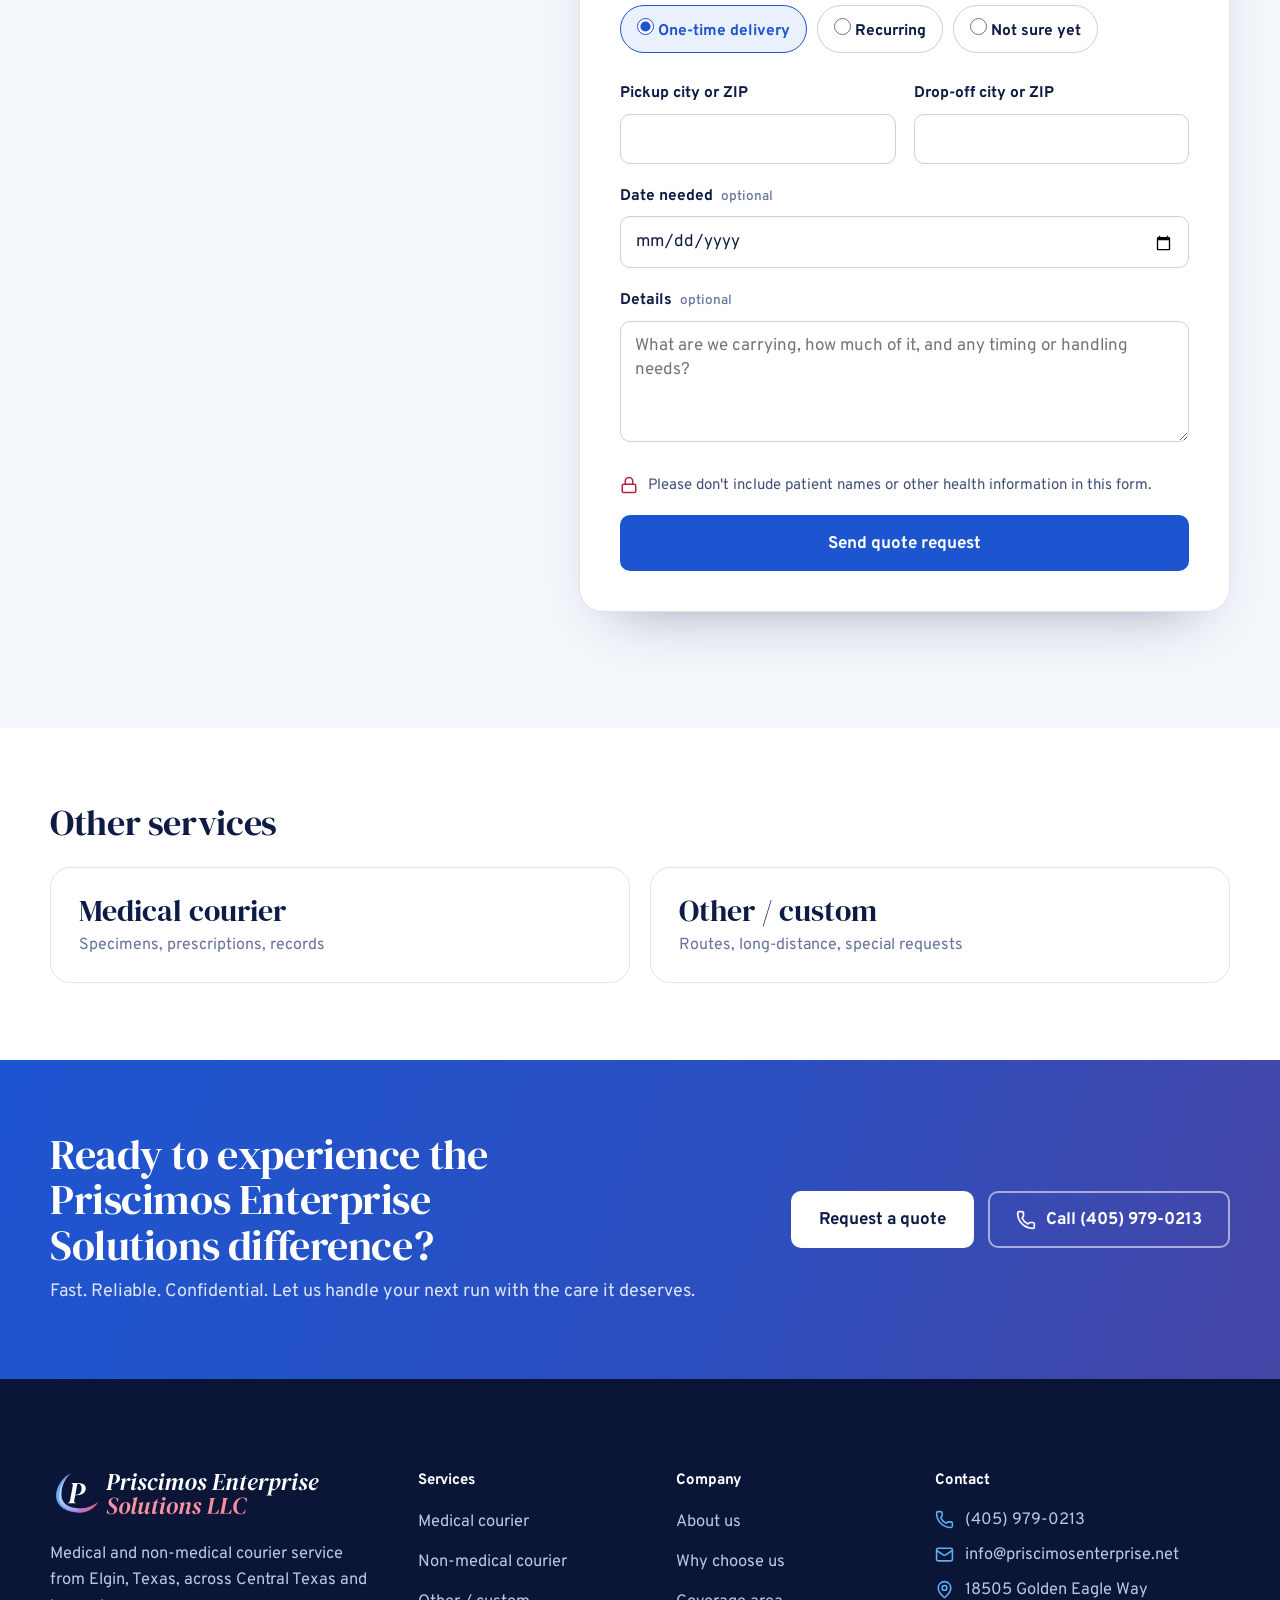
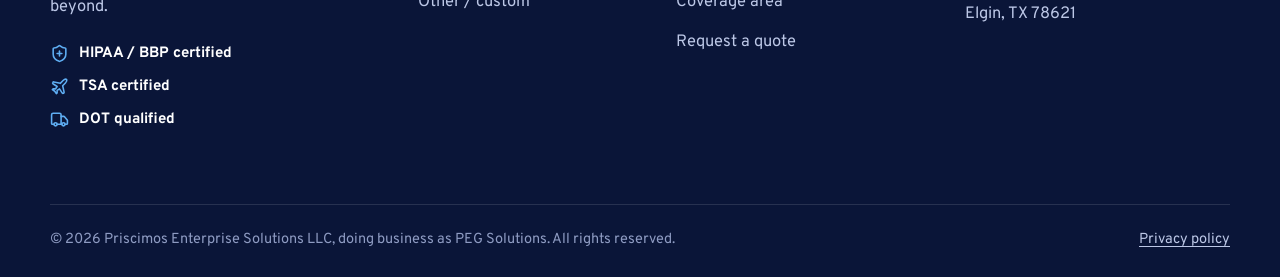
<file: site/non-medical-courier.html>
<!DOCTYPE html>
<html lang="en">
<head>
  <meta charset="utf-8">
  <meta name="viewport" content="width=device-width, initial-scale=1">
  <title>Non-Medical Courier Service in Central Texas | Priscimos Enterprise Solutions</title>
  <meta name="description" content="Time-critical business courier for legal documents, contracts, parcels and parts across Central Texas. TSA certified and DOT qualified, based in Elgin, TX.">
  <link rel="canonical" href="https://priscimosenterprise.net/non-medical-courier.html">
  <meta name="theme-color" content="#0E1B45">
  <meta property="og:type" content="website">
  <meta property="og:site_name" content="Priscimos Enterprise Solutions">
  <meta property="og:title" content="Non-Medical Courier Service in Central Texas | Priscimos Enterprise Solutions">
  <meta property="og:description" content="Time-critical business courier for legal documents, contracts, parcels and parts across Central Texas. TSA certified and DOT qualified, based in Elgin, TX.">
  <meta property="og:url" content="https://priscimosenterprise.net/non-medical-courier.html">
  <meta property="og:image" content="https://priscimosenterprise.net/assets/img/og-image.png">
  <meta property="og:image:width" content="1200">
  <meta property="og:image:height" content="630">
  <meta property="og:image:alt" content="Priscimos Enterprise Solutions logo">
  <meta name="twitter:card" content="summary_large_image">
  <link rel="icon" href="favicon.ico" sizes="48x48">
  <link rel="icon" href="favicon.svg" type="image/svg+xml">
  <link rel="apple-touch-icon" href="apple-touch-icon.png">
  <link rel="manifest" href="site.webmanifest">
  <link rel="preload" href="assets/fonts/overpass-var.woff2" as="font" type="font/woff2" crossorigin>
  <link rel="preload" href="assets/fonts/dm-serif-display-italic.woff2" as="font" type="font/woff2" crossorigin>
  <link rel="stylesheet" href="assets/css/styles.css">
  <script type="application/ld+json">{"@context": "https://schema.org", "@type": "Service", "name": "Non-medical courier", "serviceType": "Non-medical courier", "description": "Time-critical business courier for legal documents, contracts, parcels and parts across Central Texas. TSA certified and DOT qualified, based in Elgin, TX.", "url": "https://priscimosenterprise.net/non-medical-courier.html", "provider": {"@id": "https://priscimosenterprise.net/#business"}, "areaServed": {"@type": "State", "name": "Texas"}}</script>
  <script type="application/ld+json">{"@context": "https://schema.org", "@type": "BreadcrumbList", "itemListElement": [{"@type": "ListItem", "position": 1, "name": "Home", "item": "https://priscimosenterprise.net/"}, {"@type": "ListItem", "position": 2, "name": "Non-medical courier", "item": "https://priscimosenterprise.net/non-medical-courier.html"}]}</script>
</head>
<body class="page-service page-non-medical">
  <a class="skip-link" href="#main">Skip to content</a>
  <div class="top-bar">
    <div class="container top-bar-inner">
      <p><span class="top-dot" aria-hidden="true"></span><span>Now serving Central Texas<span class="top-extra">, with nationwide service available</span></span></p>
      <a href="tel:+14059790213">Call us: (405) 979-0213</a>
    </div>
  </div>
  <header class="site-header" data-header>
    <div class="container header-inner">
      <a class="brand" href="./" aria-label="Priscimos Enterprise Solutions, home">
        <img src="assets/img/logo-horizontal.svg" alt="Priscimos Enterprise Solutions LLC" width="266" height="52">
      </a>
      <button class="nav-toggle" type="button" aria-expanded="false" aria-controls="primary-nav">
        <span class="nav-toggle-open"><svg class="ic" aria-hidden="true" focusable="false"  xmlns="http://www.w3.org/2000/svg" viewBox="0 0 24 24" fill="none" stroke="currentColor" stroke-width="2" stroke-linecap="round" stroke-linejoin="round"> <path d="M4 5h16"/> <path d="M4 12h16"/> <path d="M4 19h16"/> </svg></span><span class="nav-toggle-close"><svg class="ic" aria-hidden="true" focusable="false"  xmlns="http://www.w3.org/2000/svg" viewBox="0 0 24 24" fill="none" stroke="currentColor" stroke-width="2" stroke-linecap="round" stroke-linejoin="round"> <path d="M18 6 6 18"/> <path d="m6 6 12 12"/> </svg></span>
        <span class="sr-only">Menu</span>
      </button>
      <nav class="primary-nav" id="primary-nav" aria-label="Main">
        <ul class="nav-menu">
          <li class="has-sub">
            <button class="sub-toggle" type="button" aria-expanded="false" aria-controls="sub-services">Services <svg class="ic ic-chev" aria-hidden="true" focusable="false"  xmlns="http://www.w3.org/2000/svg" viewBox="0 0 24 24" fill="none" stroke="currentColor" stroke-width="2" stroke-linecap="round" stroke-linejoin="round"> <path d="m6 9 6 6 6-6"/> </svg></button>
            <ul id="sub-services" class="sub-menu">
              <li><a href="medical-courier.html"><span class="sub-title">Medical courier</span><span class="sub-hint">Specimens, prescriptions, records</span></a></li>
              <li><a href="non-medical-courier.html" aria-current="page"><span class="sub-title">Non-medical courier</span><span class="sub-hint">Documents, parcels, parts</span></a></li>
              <li><a href="custom-courier-solutions.html"><span class="sub-title">Other / custom</span><span class="sub-hint">Routes, long-distance, special requests</span></a></li>
            </ul>
          </li>
          <li><a href="./#about">About</a></li>
          <li><a href="./#difference">Why us</a></li>
          <li><a href="./#coverage">Coverage</a></li>
          <li><a href="./#quote">Contact</a></li>
          <li class="nav-extra"><a class="btn btn-primary btn-block btn-lg" href="#quote">Request a quote</a></li>
          <li class="nav-extra"><a class="nav-phone" href="tel:+14059790213"><svg class="ic" aria-hidden="true" focusable="false"  xmlns="http://www.w3.org/2000/svg" viewBox="0 0 24 24" fill="none" stroke="currentColor" stroke-width="2" stroke-linecap="round" stroke-linejoin="round"> <path d="M13.832 16.568a1 1 0 0 0 1.213-.303l.355-.465A2 2 0 0 1 17 15h3a2 2 0 0 1 2 2v3a2 2 0 0 1-2 2A18 18 0 0 1 2 4a2 2 0 0 1 2-2h3a2 2 0 0 1 2 2v3a2 2 0 0 1-.8 1.6l-.468.351a1 1 0 0 0-.292 1.233 14 14 0 0 0 6.392 6.384"/> </svg> (405) 979-0213</a></li>
        </ul>
      </nav>
      <div class="header-actions">
        <a class="header-phone" href="tel:+14059790213" aria-label="Call (405) 979-0213"><svg class="ic" aria-hidden="true" focusable="false"  xmlns="http://www.w3.org/2000/svg" viewBox="0 0 24 24" fill="none" stroke="currentColor" stroke-width="2" stroke-linecap="round" stroke-linejoin="round"> <path d="M13.832 16.568a1 1 0 0 0 1.213-.303l.355-.465A2 2 0 0 1 17 15h3a2 2 0 0 1 2 2v3a2 2 0 0 1-2 2A18 18 0 0 1 2 4a2 2 0 0 1 2-2h3a2 2 0 0 1 2 2v3a2 2 0 0 1-.8 1.6l-.468.351a1 1 0 0 0-.292 1.233 14 14 0 0 0 6.392 6.384"/> </svg><span>(405) 979-0213</span></a>
        <a class="btn btn-primary header-cta" href="#quote">Request a quote</a>
      </div>
    </div>
  </header>
  <main id="main">
    <section class="page-hero" aria-labelledby="page-title">
      <div class="container page-hero-grid">
        <div class="page-hero-copy">
          <nav class="crumbs" aria-label="Breadcrumb">
            <ol>
              <li><a href="./">Home</a></li>
              <li><a href="./#services">Services</a></li>
              <li aria-current="page">Non-medical courier</li>
            </ol>
          </nav>
          <h1 id="page-title">Non-medical courier service for Central Texas businesses</h1>
          <p class="lede">Legal documents, contracts, parcels, parts and equipment, picked up and delivered with the same precision and care we bring to healthcare.</p>
          <div class="hero-actions">
            <a class="btn btn-primary btn-lg" href="#quote">Request a quote</a>
            <a class="btn btn-outline btn-lg" href="tel:+14059790213"><svg class="ic" aria-hidden="true" focusable="false"  xmlns="http://www.w3.org/2000/svg" viewBox="0 0 24 24" fill="none" stroke="currentColor" stroke-width="2" stroke-linecap="round" stroke-linejoin="round"> <path d="M13.832 16.568a1 1 0 0 0 1.213-.303l.355-.465A2 2 0 0 1 17 15h3a2 2 0 0 1 2 2v3a2 2 0 0 1-2 2A18 18 0 0 1 2 4a2 2 0 0 1 2-2h3a2 2 0 0 1 2 2v3a2 2 0 0 1-.8 1.6l-.468.351a1 1 0 0 0-.292 1.233 14 14 0 0 0 6.392 6.384"/> </svg> Call (405) 979-0213</a>
          </div>
        </div>
        <aside class="glance" aria-labelledby="glance-title">
          <span class="glance-icon"><svg class="ic" aria-hidden="true" focusable="false"  xmlns="http://www.w3.org/2000/svg" viewBox="0 0 24 24" fill="none" stroke="currentColor" stroke-width="2" stroke-linecap="round" stroke-linejoin="round"> <path d="M16 20V4a2 2 0 0 0-2-2h-4a2 2 0 0 0-2 2v16"/> <rect width="20" height="14" x="2" y="6" rx="2"/> </svg></span>
          <h2 id="glance-title">At a glance</h2>
          <dl>
            <div><dt>Coverage</dt><dd>29 Central Texas counties, nationwide on request</dd></div>
            <div><dt>Based in</dt><dd>Elgin, Texas</dd></div>
            <div><dt>Credentials</dt><dd>HIPAA / BBP certified, TSA certified, DOT qualified</dd></div>
            <div><dt>Quotes</dt><dd>Online or by phone at <a href="tel:+14059790213">(405) 979-0213</a></dd></div>
          </dl>
        </aside>
      </div>
    </section>

    <section class="section carry" aria-labelledby="carry-title">
      <div class="container">
        <h2 id="carry-title">What we carry</h2>
        <ul class="items">
            <li class="item"><svg class="ic" aria-hidden="true" focusable="false"  xmlns="http://www.w3.org/2000/svg" viewBox="0 0 24 24" fill="none" stroke="currentColor" stroke-width="2" stroke-linecap="round" stroke-linejoin="round"> <path d="M12 3v18"/> <path d="m19 8 3 8a5 5 0 0 1-6 0zV7"/> <path d="M3 7h1a17 17 0 0 0 8-2 17 17 0 0 0 8 2h1"/> <path d="m5 8 3 8a5 5 0 0 1-6 0zV7"/> <path d="M7 21h10"/> </svg><div><h3>Legal and court documents</h3><p>Filings, signed agreements and time-sensitive paperwork.</p></div></li>
            <li class="item"><svg class="ic" aria-hidden="true" focusable="false"  xmlns="http://www.w3.org/2000/svg" viewBox="0 0 24 24" fill="none" stroke="currentColor" stroke-width="2" stroke-linecap="round" stroke-linejoin="round"> <path d="m21 17-2.156-1.868A.5.5 0 0 0 18 15.5v.5a1 1 0 0 1-1 1h-2a1 1 0 0 1-1-1c0-2.545-3.991-3.97-8.5-4a1 1 0 0 0 0 5c4.153 0 4.745-11.295 5.708-13.5a2.5 2.5 0 1 1 3.31 3.284"/> <path d="M3 21h18"/> </svg><div><h3>Contracts and closing papers</h3><p>Real estate, title and lending documents that need a signature today.</p></div></li>
            <li class="item"><svg class="ic" aria-hidden="true" focusable="false"  xmlns="http://www.w3.org/2000/svg" viewBox="0 0 24 24" fill="none" stroke="currentColor" stroke-width="2" stroke-linecap="round" stroke-linejoin="round"> <path d="M11 21.73a2 2 0 0 0 2 0l7-4A2 2 0 0 0 21 16V8a2 2 0 0 0-1-1.73l-7-4a2 2 0 0 0-2 0l-7 4A2 2 0 0 0 3 8v8a2 2 0 0 0 1 1.73z"/> <path d="M12 22V12"/> <polyline points="3.29 7 12 12 20.71 7"/> <path d="m7.5 4.27 9 5.15"/> </svg><div><h3>Parcels and packages</h3><p>Business shipments that can't wait for the mail.</p></div></li>
            <li class="item"><svg class="ic" aria-hidden="true" focusable="false"  xmlns="http://www.w3.org/2000/svg" viewBox="0 0 24 24" fill="none" stroke="currentColor" stroke-width="2" stroke-linecap="round" stroke-linejoin="round"> <path d="M14.7 6.3a1 1 0 0 0 0 1.4l1.6 1.6a1 1 0 0 0 1.4 0l3.106-3.105c.32-.322.863-.22.983.218a6 6 0 0 1-8.259 7.057l-7.91 7.91a1 1 0 0 1-2.999-3l7.91-7.91a6 6 0 0 1 7.057-8.259c.438.12.54.662.219.984z"/> </svg><div><h3>Parts and equipment</h3><p>Parts, tools and supplies to keep a job moving.</p></div></li>
            <li class="item"><svg class="ic" aria-hidden="true" focusable="false"  xmlns="http://www.w3.org/2000/svg" viewBox="0 0 24 24" fill="none" stroke="currentColor" stroke-width="2" stroke-linecap="round" stroke-linejoin="round"> <path d="M17.8 19.2 16 11l3.5-3.5C21 6 21.5 4 21 3c-1-.5-3 0-4.5 1.5L13 8 4.8 6.2c-.5-.1-.9.1-1.1.5l-.3.5c-.2.5-.1 1 .3 1.3L9 12l-2 3H4l-1 1 3 2 2 3 1-1v-3l3-2 3.5 5.3c.3.4.8.5 1.3.3l.5-.2c.4-.3.6-.7.5-1.2z"/> </svg><div><h3>Airport and air-cargo runs</h3><p>Drop-offs and pickups handled by a TSA-certified courier.</p></div></li>
            <li class="item"><svg class="ic" aria-hidden="true" focusable="false"  xmlns="http://www.w3.org/2000/svg" viewBox="0 0 24 24" fill="none" stroke="currentColor" stroke-width="2" stroke-linecap="round" stroke-linejoin="round"> <path d="M10 12h4"/> <path d="M10 8h4"/> <path d="M14 21v-3a2 2 0 0 0-4 0v3"/> <path d="M6 10H4a2 2 0 0 0-2 2v7a2 2 0 0 0 2 2h16a2 2 0 0 0 2-2V9a2 2 0 0 0-2-2h-2"/> <path d="M6 21V5a2 2 0 0 1 2-2h8a2 2 0 0 1 2 2v16"/> </svg><div><h3>Inter-office deliveries</h3><p>Between your locations, partners and clients.</p></div></li>
        </ul>
          <div class="who">
            <h2 id="who-title">Who it's for</h2>
            <ul class="ticks ticks-2" aria-labelledby="who-title">
              <li><svg class="ic" aria-hidden="true" focusable="false"  xmlns="http://www.w3.org/2000/svg" viewBox="0 0 24 24" fill="none" stroke="currentColor" stroke-width="2" stroke-linecap="round" stroke-linejoin="round"> <path d="M20 6 9 17l-5-5"/> </svg>Law offices and title companies</li>
              <li><svg class="ic" aria-hidden="true" focusable="false"  xmlns="http://www.w3.org/2000/svg" viewBox="0 0 24 24" fill="none" stroke="currentColor" stroke-width="2" stroke-linecap="round" stroke-linejoin="round"> <path d="M20 6 9 17l-5-5"/> </svg>Real estate and mortgage offices</li>
              <li><svg class="ic" aria-hidden="true" focusable="false"  xmlns="http://www.w3.org/2000/svg" viewBox="0 0 24 24" fill="none" stroke="currentColor" stroke-width="2" stroke-linecap="round" stroke-linejoin="round"> <path d="M20 6 9 17l-5-5"/> </svg>Manufacturers and parts suppliers</li>
              <li><svg class="ic" aria-hidden="true" focusable="false"  xmlns="http://www.w3.org/2000/svg" viewBox="0 0 24 24" fill="none" stroke="currentColor" stroke-width="2" stroke-linecap="round" stroke-linejoin="round"> <path d="M20 6 9 17l-5-5"/> </svg>Contractors and trades</li>
              <li><svg class="ic" aria-hidden="true" focusable="false"  xmlns="http://www.w3.org/2000/svg" viewBox="0 0 24 24" fill="none" stroke="currentColor" stroke-width="2" stroke-linecap="round" stroke-linejoin="round"> <path d="M20 6 9 17l-5-5"/> </svg>Retail and small businesses</li>
              <li><svg class="ic" aria-hidden="true" focusable="false"  xmlns="http://www.w3.org/2000/svg" viewBox="0 0 24 24" fill="none" stroke="currentColor" stroke-width="2" stroke-linecap="round" stroke-linejoin="round"> <path d="M20 6 9 17l-5-5"/> </svg>Schools, nonprofits and public agencies</li>
            </ul>
          </div>
      </div>
    </section>

    <section class="section assure" aria-labelledby="assure-title">
      <div class="container">
        <h2 id="assure-title">Why businesses call us</h2>
        <ul class="assure-list">
          <li><svg class="ic" aria-hidden="true" focusable="false"  xmlns="http://www.w3.org/2000/svg" viewBox="0 0 24 24" fill="none" stroke="currentColor" stroke-width="2" stroke-linecap="round" stroke-linejoin="round"> <circle cx="12" cy="12" r="10"/> <path d="M12 6v6l4 2"/> </svg><h3>Built for deadlines</h3><p>Time-critical deliveries are what we do.</p></li>
          <li><svg class="ic" aria-hidden="true" focusable="false"  xmlns="http://www.w3.org/2000/svg" viewBox="0 0 24 24" fill="none" stroke="currentColor" stroke-width="2" stroke-linecap="round" stroke-linejoin="round"> <path d="M17.8 19.2 16 11l3.5-3.5C21 6 21.5 4 21 3c-1-.5-3 0-4.5 1.5L13 8 4.8 6.2c-.5-.1-.9.1-1.1.5l-.3.5c-.2.5-.1 1 .3 1.3L9 12l-2 3H4l-1 1 3 2 2 3 1-1v-3l3-2 3.5 5.3c.3.4.8.5 1.3.3l.5-.2c.4-.3.6-.7.5-1.2z"/> </svg><h3>TSA certified</h3><p>Certified to TSA security standards for airport and air-cargo work.</p></li>
          <li><svg class="ic" aria-hidden="true" focusable="false"  xmlns="http://www.w3.org/2000/svg" viewBox="0 0 24 24" fill="none" stroke="currentColor" stroke-width="2" stroke-linecap="round" stroke-linejoin="round"> <path d="M14 18V6a2 2 0 0 0-2-2H4a2 2 0 0 0-2 2v11a1 1 0 0 0 1 1h2"/> <path d="M15 18H9"/> <path d="M19 18h2a1 1 0 0 0 1-1v-3.65a1 1 0 0 0-.22-.624l-3.48-4.35A1 1 0 0 0 17.52 8H14"/> <circle cx="17" cy="18" r="2"/> <circle cx="7" cy="18" r="2"/> </svg><h3>DOT qualified</h3><p>Meets U.S. Department of Transportation driver qualification standards.</p></li>
          <li><svg class="ic" aria-hidden="true" focusable="false"  xmlns="http://www.w3.org/2000/svg" viewBox="0 0 24 24" fill="none" stroke="currentColor" stroke-width="2" stroke-linecap="round" stroke-linejoin="round"> <rect width="18" height="11" x="3" y="11" rx="2" ry="2"/> <path d="M7 11V7a5 5 0 0 1 10 0v4"/> </svg><h3>Confidential</h3><p>Sensitive business documents stay sealed and private.</p></li>
        </ul>
        <div class="steps-wrap">
          <h3 class="steps-title" id="steps-title">How a delivery works</h3>
          <ol class="steps" aria-labelledby="steps-title">
            <li class="step"><span class="step-num" aria-hidden="true">1</span><h4>Request a quote</h4><p>Use the form or call <a href="tel:+14059790213">(405) 979-0213</a>.</p></li>
            <li class="step"><span class="step-num" aria-hidden="true">2</span><h4>Confirm the details</h4><p>Pickup, drop-off, timing and any special handling.</p></li>
            <li class="step"><span class="step-num" aria-hidden="true">3</span><h4>Pickup and transport</h4><p>Sealed, secured and kept in our care until it arrives.</p></li>
            <li class="step"><span class="step-num" aria-hidden="true">4</span><h4>Delivered and signed for</h4><p>Handed over at the destination and signed for.</p></li>
          </ol>
        </div>
      </div>
    </section>

    <section class="cov-strip" aria-label="Coverage">
      <div class="container cov-strip-inner">
        <p><svg class="ic" aria-hidden="true" focusable="false"  xmlns="http://www.w3.org/2000/svg" viewBox="0 0 24 24" fill="none" stroke="currentColor" stroke-width="2" stroke-linecap="round" stroke-linejoin="round"> <path d="M20 10c0 4.993-5.539 10.193-7.399 11.799a1 1 0 0 1-1.202 0C9.539 20.193 4 14.993 4 10a8 8 0 0 1 16 0"/> <circle cx="12" cy="10" r="3"/> </svg><span>Serving 29 Central Texas counties from Elgin, with nationwide service available.</span></p>
        <a href="./#coverage">See the coverage map</a>
      </div>
    </section>

    <section class="section quote" id="quote" aria-labelledby="quote-title">
      <div class="container quote-grid">
        <div class="quote-copy">
          <h2 id="quote-title">Request a quote</h2>
          <p>Tell us what you're sending and where it's going, and we'll reply with pricing and timing. If it needs to move now, call us.</p>
          <ul class="contact-list">
            <li><a class="contact-phone" href="tel:+14059790213"><svg class="ic" aria-hidden="true" focusable="false"  xmlns="http://www.w3.org/2000/svg" viewBox="0 0 24 24" fill="none" stroke="currentColor" stroke-width="2" stroke-linecap="round" stroke-linejoin="round"> <path d="M13.832 16.568a1 1 0 0 0 1.213-.303l.355-.465A2 2 0 0 1 17 15h3a2 2 0 0 1 2 2v3a2 2 0 0 1-2 2A18 18 0 0 1 2 4a2 2 0 0 1 2-2h3a2 2 0 0 1 2 2v3a2 2 0 0 1-.8 1.6l-.468.351a1 1 0 0 0-.292 1.233 14 14 0 0 0 6.392 6.384"/> </svg><span><small>Call</small>(405) 979-0213</span></a></li>
            <li><a href="mailto:info@priscimosenterprise.net"><svg class="ic" aria-hidden="true" focusable="false"  xmlns="http://www.w3.org/2000/svg" viewBox="0 0 24 24" fill="none" stroke="currentColor" stroke-width="2" stroke-linecap="round" stroke-linejoin="round"> <path d="m22 7-8.991 5.727a2 2 0 0 1-2.009 0L2 7"/> <rect x="2" y="4" width="20" height="16" rx="2"/> </svg><span><small>Email</small>info@priscimosenterprise.net</span></a></li>
            <li><span class="contact-static"><svg class="ic" aria-hidden="true" focusable="false"  xmlns="http://www.w3.org/2000/svg" viewBox="0 0 24 24" fill="none" stroke="currentColor" stroke-width="2" stroke-linecap="round" stroke-linejoin="round"> <path d="M20 10c0 4.993-5.539 10.193-7.399 11.799a1 1 0 0 1-1.202 0C9.539 20.193 4 14.993 4 10a8 8 0 0 1 16 0"/> <circle cx="12" cy="10" r="3"/> </svg><span><small>Based in</small>18505 Golden Eagle Way, Elgin, TX 78621</span></span></li>
          </ul>
        </div>
        <form class="quote-form" action="https://formsubmit.co/info@priscimosenterprise.net" method="post" novalidate data-quote-form aria-labelledby="quote-title">
          <input type="hidden" name="_subject" value="New quote request from the PEG Solutions website">
          <input type="hidden" name="_template" value="table">
          <input type="hidden" name="_captcha" value="false">
          <input type="hidden" name="_next" value="https://priscimosenterprise.net/thank-you.html">
          <div class="form-grid">
            <div class="field">
              <label for="q-first">First name</label>
              <input id="q-first" name="first_name" type="text" autocomplete="given-name" required maxlength="60">
            </div>
            <div class="field">
              <label for="q-last">Last name</label>
              <input id="q-last" name="last_name" type="text" autocomplete="family-name" required maxlength="60">
            </div>
            <div class="field span-2">
              <label for="q-company">Company or facility <span class="opt">optional</span></label>
              <input id="q-company" name="company" type="text" autocomplete="organization" maxlength="160">
            </div>
            <div class="field">
              <label for="q-phone">Phone</label>
              <input id="q-phone" name="phone" type="tel" autocomplete="tel" required maxlength="40">
            </div>
            <div class="field">
              <label for="q-email">Email</label>
              <input id="q-email" name="email" type="email" autocomplete="email" required maxlength="160">
            </div>
            <div class="field span-2">
              <label for="q-service">Service needed</label>
              <div class="select-wrap">
                <select id="q-service" name="service" required>
                  <option value="">Choose a service</option>
                <option value="Medical courier">Medical courier</option>
                <option value="Non-medical courier" selected>Non-medical courier</option>
                <option value="Other / custom">Other / custom</option>
                </select>
                <svg class="ic select-chev" aria-hidden="true" focusable="false"  xmlns="http://www.w3.org/2000/svg" viewBox="0 0 24 24" fill="none" stroke="currentColor" stroke-width="2" stroke-linecap="round" stroke-linejoin="round"> <path d="m6 9 6 6 6-6"/> </svg>
              </div>
            </div>
            <fieldset class="field span-2 choices">
              <legend>How often?</legend>
              <label class="choice"><input type="radio" name="frequency" value="One-time delivery" checked> <span>One-time delivery</span></label>
              <label class="choice"><input type="radio" name="frequency" value="Recurring (daily or weekly)"> <span>Recurring</span></label>
              <label class="choice"><input type="radio" name="frequency" value="Not sure yet"> <span>Not sure yet</span></label>
            </fieldset>
            <div class="field">
              <label for="q-pickup">Pickup city or ZIP</label>
              <input id="q-pickup" name="pickup" type="text" required maxlength="120">
            </div>
            <div class="field">
              <label for="q-dropoff">Drop-off city or ZIP</label>
              <input id="q-dropoff" name="dropoff" type="text" required maxlength="120">
            </div>
            <div class="field span-2">
              <label for="q-date">Date needed <span class="opt">optional</span></label>
              <input id="q-date" name="date" type="date">
            </div>
            <div class="field span-2">
              <label for="q-details">Details <span class="opt">optional</span></label>
              <textarea id="q-details" name="details" rows="4" maxlength="2000" placeholder="What are we carrying, how much of it, and any timing or handling needs?"></textarea>
            </div>
            <div class="hp-field" aria-hidden="true">
              <label for="q-website">Leave this field empty</label>
              <input id="q-website" name="website" type="text" tabindex="-1" autocomplete="off">
            </div>
          </div>
          <p class="form-note"><svg class="ic" aria-hidden="true" focusable="false"  xmlns="http://www.w3.org/2000/svg" viewBox="0 0 24 24" fill="none" stroke="currentColor" stroke-width="2" stroke-linecap="round" stroke-linejoin="round"> <rect width="18" height="11" x="3" y="11" rx="2" ry="2"/> <path d="M7 11V7a5 5 0 0 1 10 0v4"/> </svg> Please don't include patient names or other health information in this form.</p>
          <button class="btn btn-primary btn-lg btn-block" type="submit"><span class="btn-label">Send quote request</span></button>
          <div class="form-status" role="status" aria-live="polite"></div>
        </form>
      </div>
    </section>

    <section class="section-tight others" aria-labelledby="others-title">
      <div class="container">
        <h2 id="others-title">Other services</h2>
        <div class="others-grid">
          <a class="other-svc" href="medical-courier.html"><span class="other-label">Medical courier</span><span class="other-hint">Specimens, prescriptions, records</span></a>
          <a class="other-svc" href="custom-courier-solutions.html"><span class="other-label">Other / custom</span><span class="other-hint">Routes, long-distance, special requests</span></a>
        </div>
      </div>
    </section>

    <section class="cta-band" aria-labelledby="cta-title">
      <div class="container cta-inner">
        <div>
          <h2 id="cta-title">Ready to experience the Priscimos Enterprise Solutions difference?</h2>
          <p>Fast. Reliable. Confidential. Let us handle your next run with the care it deserves.</p>
        </div>
        <div class="cta-actions">
          <a class="btn btn-light btn-lg" href="#quote">Request a quote</a>
          <a class="btn btn-ghost-light btn-lg" href="tel:+14059790213"><svg class="ic" aria-hidden="true" focusable="false"  xmlns="http://www.w3.org/2000/svg" viewBox="0 0 24 24" fill="none" stroke="currentColor" stroke-width="2" stroke-linecap="round" stroke-linejoin="round"> <path d="M13.832 16.568a1 1 0 0 0 1.213-.303l.355-.465A2 2 0 0 1 17 15h3a2 2 0 0 1 2 2v3a2 2 0 0 1-2 2A18 18 0 0 1 2 4a2 2 0 0 1 2-2h3a2 2 0 0 1 2 2v3a2 2 0 0 1-.8 1.6l-.468.351a1 1 0 0 0-.292 1.233 14 14 0 0 0 6.392 6.384"/> </svg> Call (405) 979-0213</a>
        </div>
      </div>
    </section>
  </main>
  <footer class="site-footer">
    <div class="container footer-grid">
      <div class="footer-brand">
        <img src="assets/img/logo-horizontal-reverse.svg" alt="Priscimos Enterprise Solutions LLC" width="266" height="52">
        <p>Medical and non-medical courier service from Elgin, Texas, across Central Texas and beyond.</p>
        <ul class="footer-creds">
          <li><svg class="ic" aria-hidden="true" focusable="false"  xmlns="http://www.w3.org/2000/svg" viewBox="0 0 24 24" fill="none" stroke="currentColor" stroke-width="2" stroke-linecap="round" stroke-linejoin="round"> <path d="M20 13c0 5-3.5 7.5-7.66 8.95a1 1 0 0 1-.67-.01C7.5 20.5 4 18 4 13V6a1 1 0 0 1 1-1c2 0 4.5-1.2 6.24-2.72a1.17 1.17 0 0 1 1.52 0C14.51 3.81 17 5 19 5a1 1 0 0 1 1 1z"/> <path d="M9 12h6"/> <path d="M12 9v6"/> </svg> HIPAA / BBP certified</li>
          <li><svg class="ic" aria-hidden="true" focusable="false"  xmlns="http://www.w3.org/2000/svg" viewBox="0 0 24 24" fill="none" stroke="currentColor" stroke-width="2" stroke-linecap="round" stroke-linejoin="round"> <path d="M17.8 19.2 16 11l3.5-3.5C21 6 21.5 4 21 3c-1-.5-3 0-4.5 1.5L13 8 4.8 6.2c-.5-.1-.9.1-1.1.5l-.3.5c-.2.5-.1 1 .3 1.3L9 12l-2 3H4l-1 1 3 2 2 3 1-1v-3l3-2 3.5 5.3c.3.4.8.5 1.3.3l.5-.2c.4-.3.6-.7.5-1.2z"/> </svg> TSA certified</li>
          <li><svg class="ic" aria-hidden="true" focusable="false"  xmlns="http://www.w3.org/2000/svg" viewBox="0 0 24 24" fill="none" stroke="currentColor" stroke-width="2" stroke-linecap="round" stroke-linejoin="round"> <path d="M14 18V6a2 2 0 0 0-2-2H4a2 2 0 0 0-2 2v11a1 1 0 0 0 1 1h2"/> <path d="M15 18H9"/> <path d="M19 18h2a1 1 0 0 0 1-1v-3.65a1 1 0 0 0-.22-.624l-3.48-4.35A1 1 0 0 0 17.52 8H14"/> <circle cx="17" cy="18" r="2"/> <circle cx="7" cy="18" r="2"/> </svg> DOT qualified</li>
        </ul>
      </div>
      <nav class="footer-col" aria-label="Services">
        <h2>Services</h2>
        <ul>
            <li><a href="medical-courier.html">Medical courier</a></li>
            <li><a href="non-medical-courier.html">Non-medical courier</a></li>
            <li><a href="custom-courier-solutions.html">Other / custom</a></li>
        </ul>
      </nav>
      <nav class="footer-col" aria-label="Company">
        <h2>Company</h2>
        <ul>
          <li><a href="./#about">About us</a></li>
          <li><a href="./#difference">Why choose us</a></li>
          <li><a href="./#coverage">Coverage area</a></li>
          <li><a href="#quote">Request a quote</a></li>
        </ul>
      </nav>
      <div class="footer-col footer-contact">
        <h2>Contact</h2>
        <ul>
          <li><a href="tel:+14059790213"><svg class="ic" aria-hidden="true" focusable="false"  xmlns="http://www.w3.org/2000/svg" viewBox="0 0 24 24" fill="none" stroke="currentColor" stroke-width="2" stroke-linecap="round" stroke-linejoin="round"> <path d="M13.832 16.568a1 1 0 0 0 1.213-.303l.355-.465A2 2 0 0 1 17 15h3a2 2 0 0 1 2 2v3a2 2 0 0 1-2 2A18 18 0 0 1 2 4a2 2 0 0 1 2-2h3a2 2 0 0 1 2 2v3a2 2 0 0 1-.8 1.6l-.468.351a1 1 0 0 0-.292 1.233 14 14 0 0 0 6.392 6.384"/> </svg> (405) 979-0213</a></li>
          <li><a href="mailto:info@priscimosenterprise.net"><svg class="ic" aria-hidden="true" focusable="false"  xmlns="http://www.w3.org/2000/svg" viewBox="0 0 24 24" fill="none" stroke="currentColor" stroke-width="2" stroke-linecap="round" stroke-linejoin="round"> <path d="m22 7-8.991 5.727a2 2 0 0 1-2.009 0L2 7"/> <rect x="2" y="4" width="20" height="16" rx="2"/> </svg> info@priscimosenterprise.net</a></li>
          <li><svg class="ic" aria-hidden="true" focusable="false"  xmlns="http://www.w3.org/2000/svg" viewBox="0 0 24 24" fill="none" stroke="currentColor" stroke-width="2" stroke-linecap="round" stroke-linejoin="round"> <path d="M20 10c0 4.993-5.539 10.193-7.399 11.799a1 1 0 0 1-1.202 0C9.539 20.193 4 14.993 4 10a8 8 0 0 1 16 0"/> <circle cx="12" cy="10" r="3"/> </svg> <span>18505 Golden Eagle Way<br>Elgin, TX 78621</span></li>
        </ul>
      </div>
    </div>
    <div class="container footer-legal">
      <p>&copy; <span data-year>2026</span> Priscimos Enterprise Solutions LLC, doing business as PEG Solutions. All rights reserved.</p>
      <p><a href="privacy.html">Privacy policy</a></p>
    </div>
  </footer>
  <nav class="action-bar" aria-label="Quick contact">
    <a class="action-call" href="tel:+14059790213"><svg class="ic" aria-hidden="true" focusable="false"  xmlns="http://www.w3.org/2000/svg" viewBox="0 0 24 24" fill="none" stroke="currentColor" stroke-width="2" stroke-linecap="round" stroke-linejoin="round"> <path d="M13.832 16.568a1 1 0 0 0 1.213-.303l.355-.465A2 2 0 0 1 17 15h3a2 2 0 0 1 2 2v3a2 2 0 0 1-2 2A18 18 0 0 1 2 4a2 2 0 0 1 2-2h3a2 2 0 0 1 2 2v3a2 2 0 0 1-.8 1.6l-.468.351a1 1 0 0 0-.292 1.233 14 14 0 0 0 6.392 6.384"/> </svg> Call</a>
    <a class="action-quote" href="#quote">Request a quote</a>
  </nav>
  <script src="assets/js/main.js" defer></script>
</body>
</html>
</file>
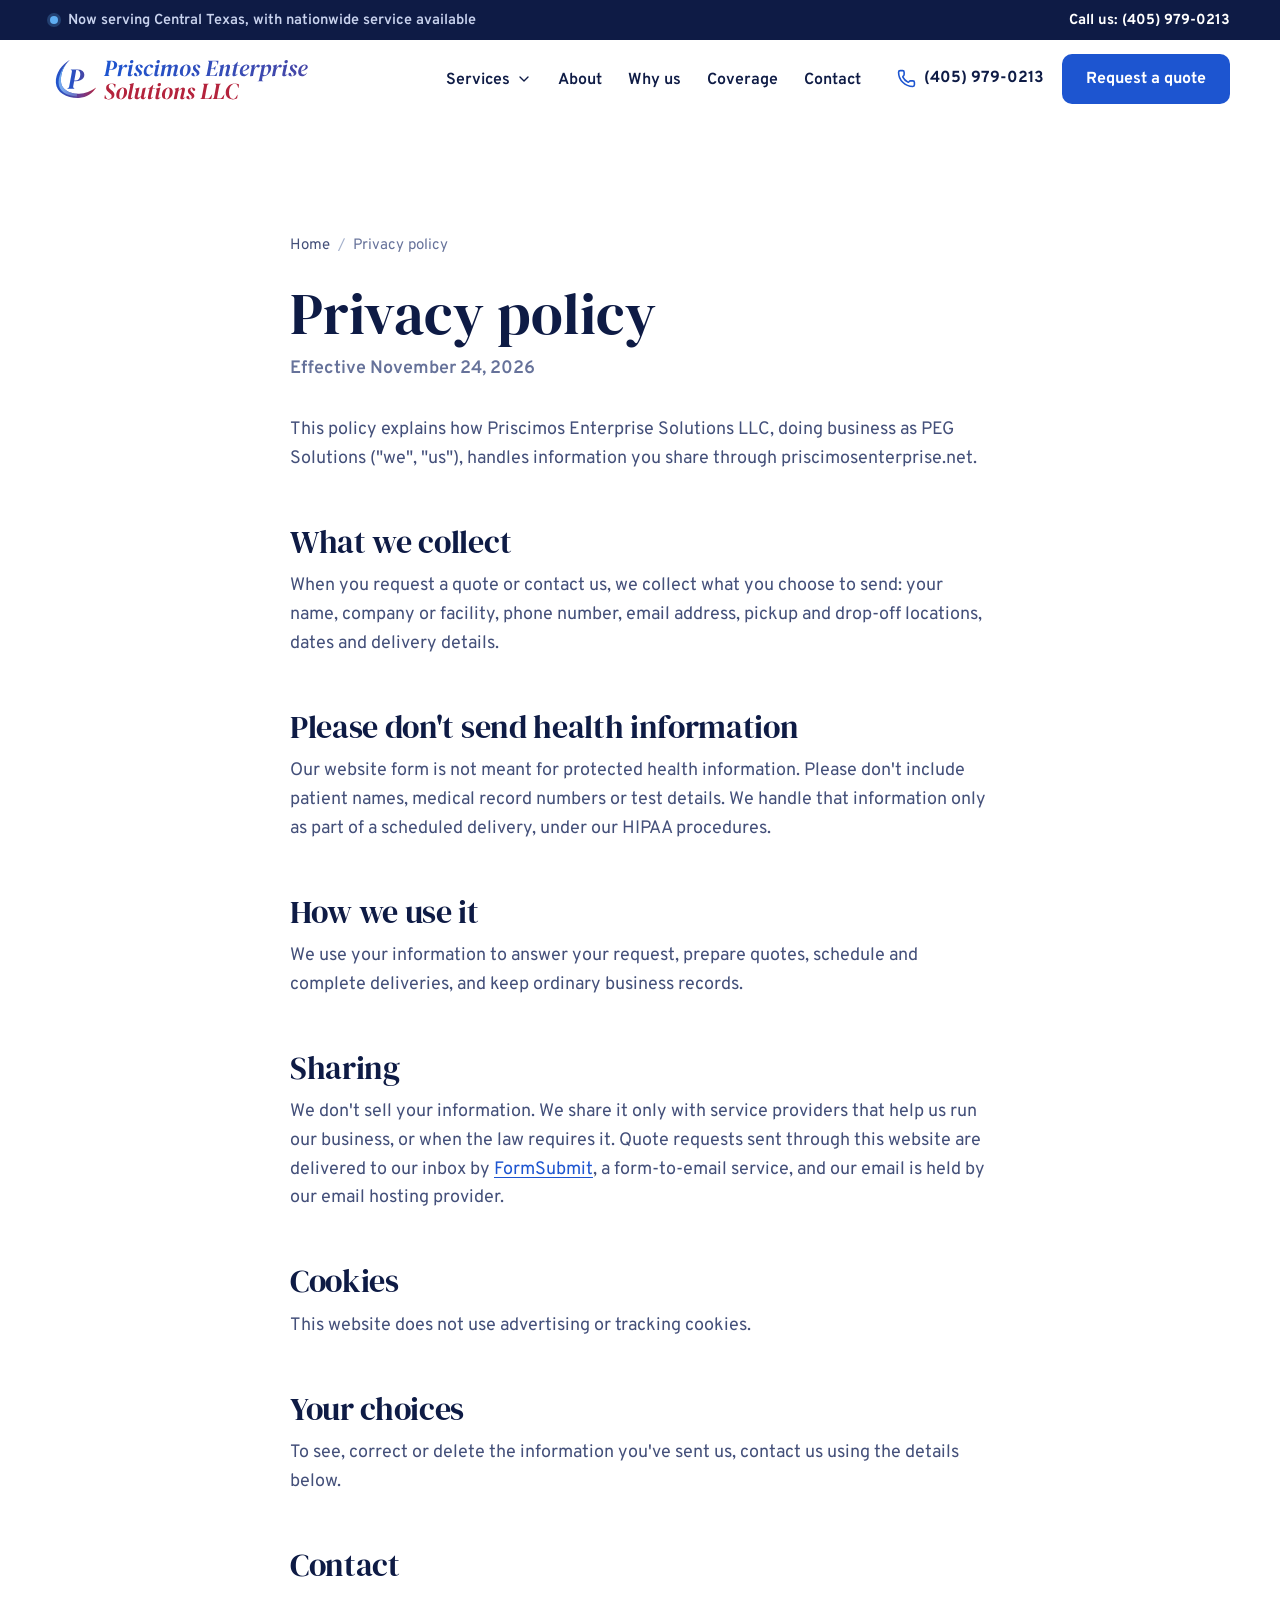
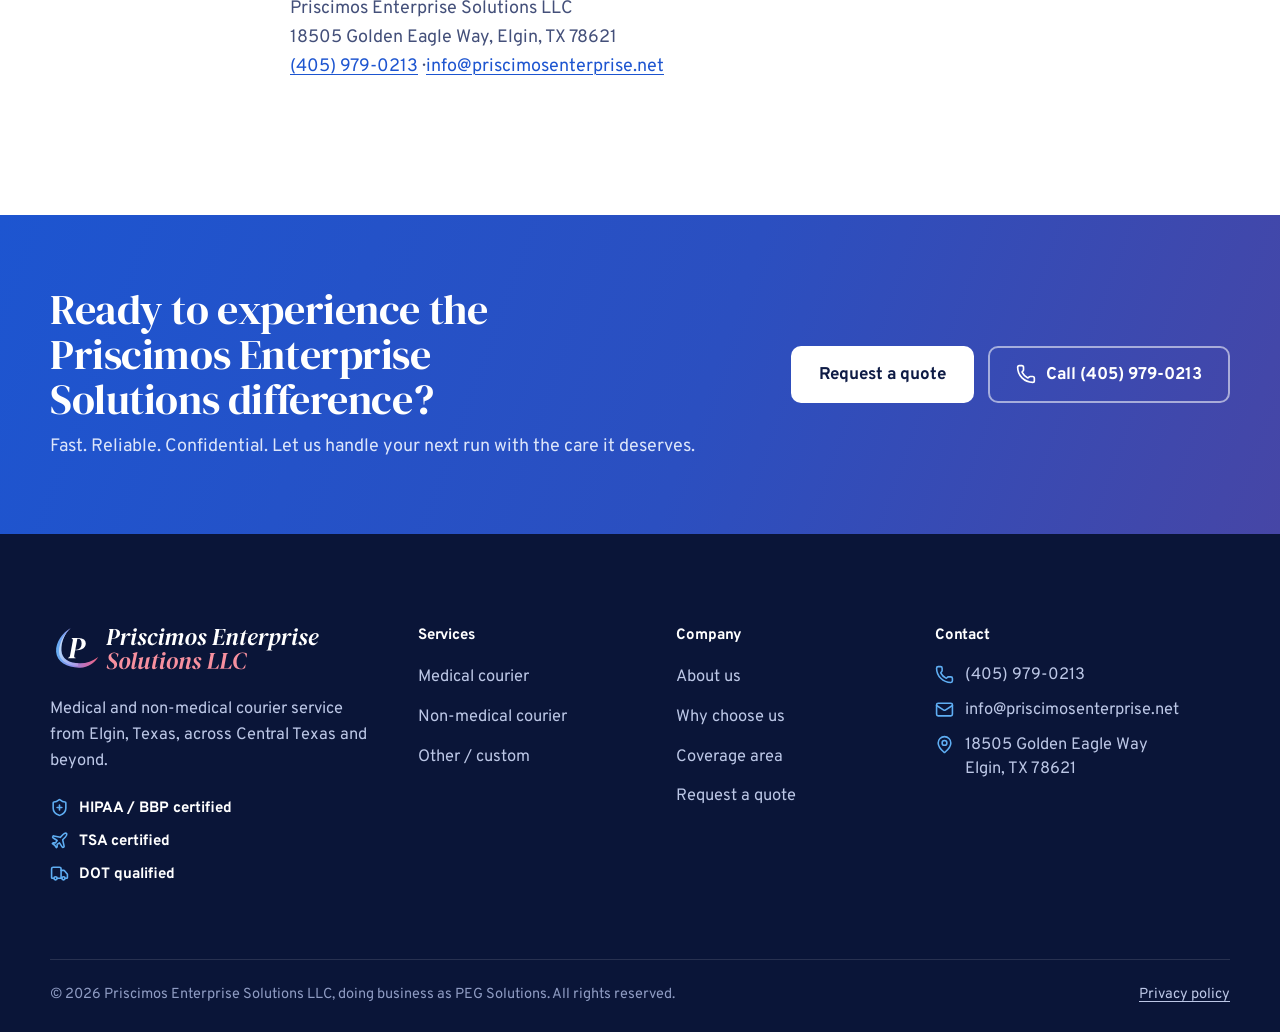
<file: site/privacy.html>
<!DOCTYPE html>
<html lang="en">
<head>
  <meta charset="utf-8">
  <meta name="viewport" content="width=device-width, initial-scale=1">
  <title>Privacy Policy | Priscimos Enterprise Solutions</title>
  <meta name="description" content="How Priscimos Enterprise Solutions LLC (PEG Solutions) collects and uses the information you send through this website.">
  <link rel="canonical" href="https://priscimosenterprise.net/privacy.html">
  <meta name="theme-color" content="#0E1B45">
  <meta property="og:type" content="website">
  <meta property="og:site_name" content="Priscimos Enterprise Solutions">
  <meta property="og:title" content="Privacy Policy | Priscimos Enterprise Solutions">
  <meta property="og:description" content="How Priscimos Enterprise Solutions LLC (PEG Solutions) collects and uses the information you send through this website.">
  <meta property="og:url" content="https://priscimosenterprise.net/privacy.html">
  <meta property="og:image" content="https://priscimosenterprise.net/assets/img/og-image.png">
  <meta property="og:image:width" content="1200">
  <meta property="og:image:height" content="630">
  <meta property="og:image:alt" content="Priscimos Enterprise Solutions logo">
  <meta name="twitter:card" content="summary_large_image">
  <link rel="icon" href="favicon.ico" sizes="48x48">
  <link rel="icon" href="favicon.svg" type="image/svg+xml">
  <link rel="apple-touch-icon" href="apple-touch-icon.png">
  <link rel="manifest" href="site.webmanifest">
  <link rel="preload" href="assets/fonts/overpass-var.woff2" as="font" type="font/woff2" crossorigin>
  <link rel="preload" href="assets/fonts/dm-serif-display-italic.woff2" as="font" type="font/woff2" crossorigin>
  <link rel="stylesheet" href="assets/css/styles.css">
</head>
<body class="page-legal">
  <a class="skip-link" href="#main">Skip to content</a>
  <div class="top-bar">
    <div class="container top-bar-inner">
      <p><span class="top-dot" aria-hidden="true"></span><span>Now serving Central Texas<span class="top-extra">, with nationwide service available</span></span></p>
      <a href="tel:+14059790213">Call us: (405) 979-0213</a>
    </div>
  </div>
  <header class="site-header" data-header>
    <div class="container header-inner">
      <a class="brand" href="./" aria-label="Priscimos Enterprise Solutions, home">
        <img src="assets/img/logo-horizontal.svg" alt="Priscimos Enterprise Solutions LLC" width="266" height="52">
      </a>
      <button class="nav-toggle" type="button" aria-expanded="false" aria-controls="primary-nav">
        <span class="nav-toggle-open"><svg class="ic" aria-hidden="true" focusable="false"  xmlns="http://www.w3.org/2000/svg" viewBox="0 0 24 24" fill="none" stroke="currentColor" stroke-width="2" stroke-linecap="round" stroke-linejoin="round"> <path d="M4 5h16"/> <path d="M4 12h16"/> <path d="M4 19h16"/> </svg></span><span class="nav-toggle-close"><svg class="ic" aria-hidden="true" focusable="false"  xmlns="http://www.w3.org/2000/svg" viewBox="0 0 24 24" fill="none" stroke="currentColor" stroke-width="2" stroke-linecap="round" stroke-linejoin="round"> <path d="M18 6 6 18"/> <path d="m6 6 12 12"/> </svg></span>
        <span class="sr-only">Menu</span>
      </button>
      <nav class="primary-nav" id="primary-nav" aria-label="Main">
        <ul class="nav-menu">
          <li class="has-sub">
            <button class="sub-toggle" type="button" aria-expanded="false" aria-controls="sub-services">Services <svg class="ic ic-chev" aria-hidden="true" focusable="false"  xmlns="http://www.w3.org/2000/svg" viewBox="0 0 24 24" fill="none" stroke="currentColor" stroke-width="2" stroke-linecap="round" stroke-linejoin="round"> <path d="m6 9 6 6 6-6"/> </svg></button>
            <ul id="sub-services" class="sub-menu">
              <li><a href="medical-courier.html"><span class="sub-title">Medical courier</span><span class="sub-hint">Specimens, prescriptions, records</span></a></li>
              <li><a href="non-medical-courier.html"><span class="sub-title">Non-medical courier</span><span class="sub-hint">Documents, parcels, parts</span></a></li>
              <li><a href="custom-courier-solutions.html"><span class="sub-title">Other / custom</span><span class="sub-hint">Routes, long-distance, special requests</span></a></li>
            </ul>
          </li>
          <li><a href="./#about">About</a></li>
          <li><a href="./#difference">Why us</a></li>
          <li><a href="./#coverage">Coverage</a></li>
          <li><a href="./#quote">Contact</a></li>
          <li class="nav-extra"><a class="btn btn-primary btn-block btn-lg" href="./#quote">Request a quote</a></li>
          <li class="nav-extra"><a class="nav-phone" href="tel:+14059790213"><svg class="ic" aria-hidden="true" focusable="false"  xmlns="http://www.w3.org/2000/svg" viewBox="0 0 24 24" fill="none" stroke="currentColor" stroke-width="2" stroke-linecap="round" stroke-linejoin="round"> <path d="M13.832 16.568a1 1 0 0 0 1.213-.303l.355-.465A2 2 0 0 1 17 15h3a2 2 0 0 1 2 2v3a2 2 0 0 1-2 2A18 18 0 0 1 2 4a2 2 0 0 1 2-2h3a2 2 0 0 1 2 2v3a2 2 0 0 1-.8 1.6l-.468.351a1 1 0 0 0-.292 1.233 14 14 0 0 0 6.392 6.384"/> </svg> (405) 979-0213</a></li>
        </ul>
      </nav>
      <div class="header-actions">
        <a class="header-phone" href="tel:+14059790213" aria-label="Call (405) 979-0213"><svg class="ic" aria-hidden="true" focusable="false"  xmlns="http://www.w3.org/2000/svg" viewBox="0 0 24 24" fill="none" stroke="currentColor" stroke-width="2" stroke-linecap="round" stroke-linejoin="round"> <path d="M13.832 16.568a1 1 0 0 0 1.213-.303l.355-.465A2 2 0 0 1 17 15h3a2 2 0 0 1 2 2v3a2 2 0 0 1-2 2A18 18 0 0 1 2 4a2 2 0 0 1 2-2h3a2 2 0 0 1 2 2v3a2 2 0 0 1-.8 1.6l-.468.351a1 1 0 0 0-.292 1.233 14 14 0 0 0 6.392 6.384"/> </svg><span>(405) 979-0213</span></a>
        <a class="btn btn-primary header-cta" href="./#quote">Request a quote</a>
      </div>
    </div>
  </header>
  <main id="main">
    <section class="section legal">
      <div class="container prose">
        <nav class="crumbs" aria-label="Breadcrumb"><ol><li><a href="./">Home</a></li><li aria-current="page">Privacy policy</li></ol></nav>
        <h1>Privacy policy</h1>
        <p class="meta">Effective November 24, 2026</p>
        <p>This policy explains how Priscimos Enterprise Solutions LLC, doing business as PEG Solutions ("we", "us"), handles information you share through priscimosenterprise.net.</p>
        <h2>What we collect</h2>
        <p>When you request a quote or contact us, we collect what you choose to send: your name, company or facility, phone number, email address, pickup and drop-off locations, dates and delivery details.</p>
        <h2>Please don't send health information</h2>
        <p>Our website form is not meant for protected health information. Please don't include patient names, medical record numbers or test details. We handle that information only as part of a scheduled delivery, under our HIPAA procedures.</p>
        <h2>How we use it</h2>
        <p>We use your information to answer your request, prepare quotes, schedule and complete deliveries, and keep ordinary business records.</p>
        <h2>Sharing</h2>
        <p>We don't sell your information. We share it only with service providers that help us run our business, or when the law requires it. Quote requests sent through this website are delivered to our inbox by <a href="https://formsubmit.co/" rel="noopener">FormSubmit</a>, a form-to-email service, and our email is held by our email hosting provider.</p>
        <h2>Cookies</h2>
        <p>This website does not use advertising or tracking cookies.</p>
        <h2>Your choices</h2>
        <p>To see, correct or delete the information you've sent us, contact us using the details below.</p>
        <h2>Contact</h2>
        <p>Priscimos Enterprise Solutions LLC<br>18505 Golden Eagle Way, Elgin, TX 78621<br>
        <a href="tel:+14059790213">(405) 979-0213</a> &middot; <a href="mailto:info@priscimosenterprise.net">info@priscimosenterprise.net</a></p>
      </div>
    </section>

    <section class="cta-band" aria-labelledby="cta-title">
      <div class="container cta-inner">
        <div>
          <h2 id="cta-title">Ready to experience the Priscimos Enterprise Solutions difference?</h2>
          <p>Fast. Reliable. Confidential. Let us handle your next run with the care it deserves.</p>
        </div>
        <div class="cta-actions">
          <a class="btn btn-light btn-lg" href="./#quote">Request a quote</a>
          <a class="btn btn-ghost-light btn-lg" href="tel:+14059790213"><svg class="ic" aria-hidden="true" focusable="false"  xmlns="http://www.w3.org/2000/svg" viewBox="0 0 24 24" fill="none" stroke="currentColor" stroke-width="2" stroke-linecap="round" stroke-linejoin="round"> <path d="M13.832 16.568a1 1 0 0 0 1.213-.303l.355-.465A2 2 0 0 1 17 15h3a2 2 0 0 1 2 2v3a2 2 0 0 1-2 2A18 18 0 0 1 2 4a2 2 0 0 1 2-2h3a2 2 0 0 1 2 2v3a2 2 0 0 1-.8 1.6l-.468.351a1 1 0 0 0-.292 1.233 14 14 0 0 0 6.392 6.384"/> </svg> Call (405) 979-0213</a>
        </div>
      </div>
    </section>
  </main>
  <footer class="site-footer">
    <div class="container footer-grid">
      <div class="footer-brand">
        <img src="assets/img/logo-horizontal-reverse.svg" alt="Priscimos Enterprise Solutions LLC" width="266" height="52">
        <p>Medical and non-medical courier service from Elgin, Texas, across Central Texas and beyond.</p>
        <ul class="footer-creds">
          <li><svg class="ic" aria-hidden="true" focusable="false"  xmlns="http://www.w3.org/2000/svg" viewBox="0 0 24 24" fill="none" stroke="currentColor" stroke-width="2" stroke-linecap="round" stroke-linejoin="round"> <path d="M20 13c0 5-3.5 7.5-7.66 8.95a1 1 0 0 1-.67-.01C7.5 20.5 4 18 4 13V6a1 1 0 0 1 1-1c2 0 4.5-1.2 6.24-2.72a1.17 1.17 0 0 1 1.52 0C14.51 3.81 17 5 19 5a1 1 0 0 1 1 1z"/> <path d="M9 12h6"/> <path d="M12 9v6"/> </svg> HIPAA / BBP certified</li>
          <li><svg class="ic" aria-hidden="true" focusable="false"  xmlns="http://www.w3.org/2000/svg" viewBox="0 0 24 24" fill="none" stroke="currentColor" stroke-width="2" stroke-linecap="round" stroke-linejoin="round"> <path d="M17.8 19.2 16 11l3.5-3.5C21 6 21.5 4 21 3c-1-.5-3 0-4.5 1.5L13 8 4.8 6.2c-.5-.1-.9.1-1.1.5l-.3.5c-.2.5-.1 1 .3 1.3L9 12l-2 3H4l-1 1 3 2 2 3 1-1v-3l3-2 3.5 5.3c.3.4.8.5 1.3.3l.5-.2c.4-.3.6-.7.5-1.2z"/> </svg> TSA certified</li>
          <li><svg class="ic" aria-hidden="true" focusable="false"  xmlns="http://www.w3.org/2000/svg" viewBox="0 0 24 24" fill="none" stroke="currentColor" stroke-width="2" stroke-linecap="round" stroke-linejoin="round"> <path d="M14 18V6a2 2 0 0 0-2-2H4a2 2 0 0 0-2 2v11a1 1 0 0 0 1 1h2"/> <path d="M15 18H9"/> <path d="M19 18h2a1 1 0 0 0 1-1v-3.65a1 1 0 0 0-.22-.624l-3.48-4.35A1 1 0 0 0 17.52 8H14"/> <circle cx="17" cy="18" r="2"/> <circle cx="7" cy="18" r="2"/> </svg> DOT qualified</li>
        </ul>
      </div>
      <nav class="footer-col" aria-label="Services">
        <h2>Services</h2>
        <ul>
            <li><a href="medical-courier.html">Medical courier</a></li>
            <li><a href="non-medical-courier.html">Non-medical courier</a></li>
            <li><a href="custom-courier-solutions.html">Other / custom</a></li>
        </ul>
      </nav>
      <nav class="footer-col" aria-label="Company">
        <h2>Company</h2>
        <ul>
          <li><a href="./#about">About us</a></li>
          <li><a href="./#difference">Why choose us</a></li>
          <li><a href="./#coverage">Coverage area</a></li>
          <li><a href="./#quote">Request a quote</a></li>
        </ul>
      </nav>
      <div class="footer-col footer-contact">
        <h2>Contact</h2>
        <ul>
          <li><a href="tel:+14059790213"><svg class="ic" aria-hidden="true" focusable="false"  xmlns="http://www.w3.org/2000/svg" viewBox="0 0 24 24" fill="none" stroke="currentColor" stroke-width="2" stroke-linecap="round" stroke-linejoin="round"> <path d="M13.832 16.568a1 1 0 0 0 1.213-.303l.355-.465A2 2 0 0 1 17 15h3a2 2 0 0 1 2 2v3a2 2 0 0 1-2 2A18 18 0 0 1 2 4a2 2 0 0 1 2-2h3a2 2 0 0 1 2 2v3a2 2 0 0 1-.8 1.6l-.468.351a1 1 0 0 0-.292 1.233 14 14 0 0 0 6.392 6.384"/> </svg> (405) 979-0213</a></li>
          <li><a href="mailto:info@priscimosenterprise.net"><svg class="ic" aria-hidden="true" focusable="false"  xmlns="http://www.w3.org/2000/svg" viewBox="0 0 24 24" fill="none" stroke="currentColor" stroke-width="2" stroke-linecap="round" stroke-linejoin="round"> <path d="m22 7-8.991 5.727a2 2 0 0 1-2.009 0L2 7"/> <rect x="2" y="4" width="20" height="16" rx="2"/> </svg> info@priscimosenterprise.net</a></li>
          <li><svg class="ic" aria-hidden="true" focusable="false"  xmlns="http://www.w3.org/2000/svg" viewBox="0 0 24 24" fill="none" stroke="currentColor" stroke-width="2" stroke-linecap="round" stroke-linejoin="round"> <path d="M20 10c0 4.993-5.539 10.193-7.399 11.799a1 1 0 0 1-1.202 0C9.539 20.193 4 14.993 4 10a8 8 0 0 1 16 0"/> <circle cx="12" cy="10" r="3"/> </svg> <span>18505 Golden Eagle Way<br>Elgin, TX 78621</span></li>
        </ul>
      </div>
    </div>
    <div class="container footer-legal">
      <p>&copy; <span data-year>2026</span> Priscimos Enterprise Solutions LLC, doing business as PEG Solutions. All rights reserved.</p>
      <p><a href="privacy.html">Privacy policy</a></p>
    </div>
  </footer>
  <nav class="action-bar" aria-label="Quick contact">
    <a class="action-call" href="tel:+14059790213"><svg class="ic" aria-hidden="true" focusable="false"  xmlns="http://www.w3.org/2000/svg" viewBox="0 0 24 24" fill="none" stroke="currentColor" stroke-width="2" stroke-linecap="round" stroke-linejoin="round"> <path d="M13.832 16.568a1 1 0 0 0 1.213-.303l.355-.465A2 2 0 0 1 17 15h3a2 2 0 0 1 2 2v3a2 2 0 0 1-2 2A18 18 0 0 1 2 4a2 2 0 0 1 2-2h3a2 2 0 0 1 2 2v3a2 2 0 0 1-.8 1.6l-.468.351a1 1 0 0 0-.292 1.233 14 14 0 0 0 6.392 6.384"/> </svg> Call</a>
    <a class="action-quote" href="./#quote">Request a quote</a>
  </nav>
  <script src="assets/js/main.js" defer></script>
</body>
</html>
</file>
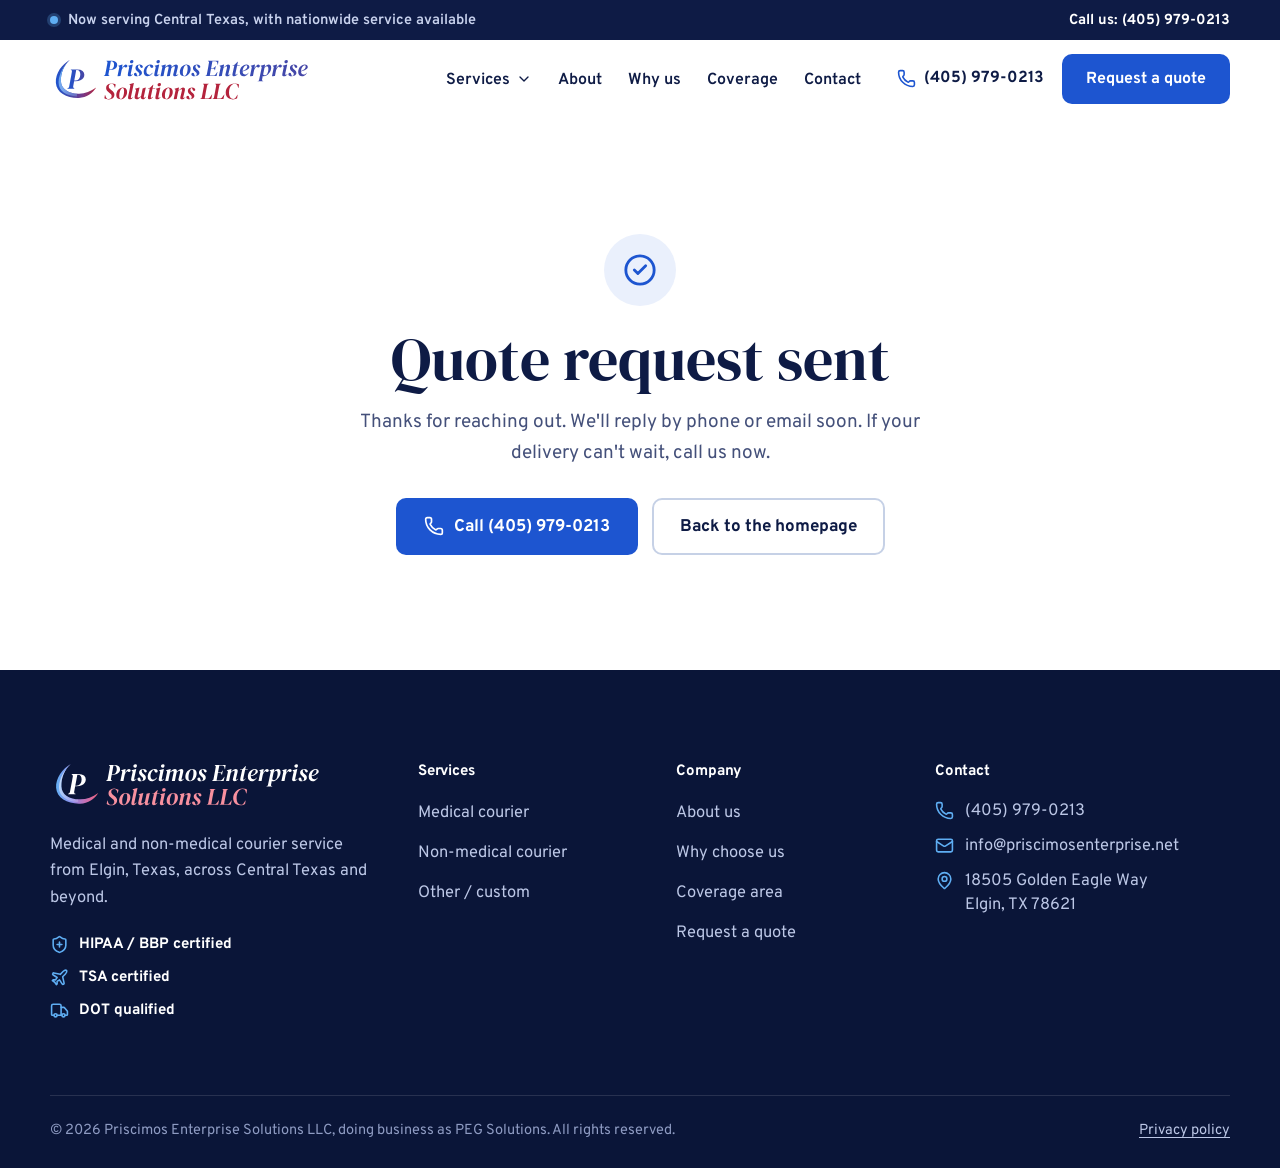
<file: site/thank-you.html>
<!DOCTYPE html>
<html lang="en">
<head>
  <meta charset="utf-8">
  <meta name="viewport" content="width=device-width, initial-scale=1">
  <title>Quote request sent | Priscimos Enterprise Solutions</title>
  <meta name="description" content="Thanks for your quote request.">
  <meta name="robots" content="noindex">
  <link rel="canonical" href="https://priscimosenterprise.net/thank-you.html">
  <meta name="theme-color" content="#0E1B45">
  <meta property="og:type" content="website">
  <meta property="og:site_name" content="Priscimos Enterprise Solutions">
  <meta property="og:title" content="Quote request sent | Priscimos Enterprise Solutions">
  <meta property="og:description" content="Thanks for your quote request.">
  <meta property="og:url" content="https://priscimosenterprise.net/thank-you.html">
  <meta property="og:image" content="https://priscimosenterprise.net/assets/img/og-image.png">
  <meta property="og:image:width" content="1200">
  <meta property="og:image:height" content="630">
  <meta property="og:image:alt" content="Priscimos Enterprise Solutions logo">
  <meta name="twitter:card" content="summary_large_image">
  <link rel="icon" href="favicon.ico" sizes="48x48">
  <link rel="icon" href="favicon.svg" type="image/svg+xml">
  <link rel="apple-touch-icon" href="apple-touch-icon.png">
  <link rel="manifest" href="site.webmanifest">
  <link rel="preload" href="assets/fonts/overpass-var.woff2" as="font" type="font/woff2" crossorigin>
  <link rel="preload" href="assets/fonts/dm-serif-display-italic.woff2" as="font" type="font/woff2" crossorigin>
  <link rel="stylesheet" href="assets/css/styles.css">
</head>
<body class="page-plain">
  <a class="skip-link" href="#main">Skip to content</a>
  <div class="top-bar">
    <div class="container top-bar-inner">
      <p><span class="top-dot" aria-hidden="true"></span><span>Now serving Central Texas<span class="top-extra">, with nationwide service available</span></span></p>
      <a href="tel:+14059790213">Call us: (405) 979-0213</a>
    </div>
  </div>
  <header class="site-header" data-header>
    <div class="container header-inner">
      <a class="brand" href="./" aria-label="Priscimos Enterprise Solutions, home">
        <img src="assets/img/logo-horizontal.svg" alt="Priscimos Enterprise Solutions LLC" width="266" height="52">
      </a>
      <button class="nav-toggle" type="button" aria-expanded="false" aria-controls="primary-nav">
        <span class="nav-toggle-open"><svg class="ic" aria-hidden="true" focusable="false"  xmlns="http://www.w3.org/2000/svg" viewBox="0 0 24 24" fill="none" stroke="currentColor" stroke-width="2" stroke-linecap="round" stroke-linejoin="round"> <path d="M4 5h16"/> <path d="M4 12h16"/> <path d="M4 19h16"/> </svg></span><span class="nav-toggle-close"><svg class="ic" aria-hidden="true" focusable="false"  xmlns="http://www.w3.org/2000/svg" viewBox="0 0 24 24" fill="none" stroke="currentColor" stroke-width="2" stroke-linecap="round" stroke-linejoin="round"> <path d="M18 6 6 18"/> <path d="m6 6 12 12"/> </svg></span>
        <span class="sr-only">Menu</span>
      </button>
      <nav class="primary-nav" id="primary-nav" aria-label="Main">
        <ul class="nav-menu">
          <li class="has-sub">
            <button class="sub-toggle" type="button" aria-expanded="false" aria-controls="sub-services">Services <svg class="ic ic-chev" aria-hidden="true" focusable="false"  xmlns="http://www.w3.org/2000/svg" viewBox="0 0 24 24" fill="none" stroke="currentColor" stroke-width="2" stroke-linecap="round" stroke-linejoin="round"> <path d="m6 9 6 6 6-6"/> </svg></button>
            <ul id="sub-services" class="sub-menu">
              <li><a href="medical-courier.html"><span class="sub-title">Medical courier</span><span class="sub-hint">Specimens, prescriptions, records</span></a></li>
              <li><a href="non-medical-courier.html"><span class="sub-title">Non-medical courier</span><span class="sub-hint">Documents, parcels, parts</span></a></li>
              <li><a href="custom-courier-solutions.html"><span class="sub-title">Other / custom</span><span class="sub-hint">Routes, long-distance, special requests</span></a></li>
            </ul>
          </li>
          <li><a href="./#about">About</a></li>
          <li><a href="./#difference">Why us</a></li>
          <li><a href="./#coverage">Coverage</a></li>
          <li><a href="./#quote">Contact</a></li>
          <li class="nav-extra"><a class="btn btn-primary btn-block btn-lg" href="./#quote">Request a quote</a></li>
          <li class="nav-extra"><a class="nav-phone" href="tel:+14059790213"><svg class="ic" aria-hidden="true" focusable="false"  xmlns="http://www.w3.org/2000/svg" viewBox="0 0 24 24" fill="none" stroke="currentColor" stroke-width="2" stroke-linecap="round" stroke-linejoin="round"> <path d="M13.832 16.568a1 1 0 0 0 1.213-.303l.355-.465A2 2 0 0 1 17 15h3a2 2 0 0 1 2 2v3a2 2 0 0 1-2 2A18 18 0 0 1 2 4a2 2 0 0 1 2-2h3a2 2 0 0 1 2 2v3a2 2 0 0 1-.8 1.6l-.468.351a1 1 0 0 0-.292 1.233 14 14 0 0 0 6.392 6.384"/> </svg> (405) 979-0213</a></li>
        </ul>
      </nav>
      <div class="header-actions">
        <a class="header-phone" href="tel:+14059790213" aria-label="Call (405) 979-0213"><svg class="ic" aria-hidden="true" focusable="false"  xmlns="http://www.w3.org/2000/svg" viewBox="0 0 24 24" fill="none" stroke="currentColor" stroke-width="2" stroke-linecap="round" stroke-linejoin="round"> <path d="M13.832 16.568a1 1 0 0 0 1.213-.303l.355-.465A2 2 0 0 1 17 15h3a2 2 0 0 1 2 2v3a2 2 0 0 1-2 2A18 18 0 0 1 2 4a2 2 0 0 1 2-2h3a2 2 0 0 1 2 2v3a2 2 0 0 1-.8 1.6l-.468.351a1 1 0 0 0-.292 1.233 14 14 0 0 0 6.392 6.384"/> </svg><span>(405) 979-0213</span></a>
        <a class="btn btn-primary header-cta" href="./#quote">Request a quote</a>
      </div>
    </div>
  </header>
  <main id="main">
    <section class="section plain">
      <div class="container plain-inner">
        <span class="plain-icon ok"><svg class="ic" aria-hidden="true" focusable="false"  xmlns="http://www.w3.org/2000/svg" viewBox="0 0 24 24" fill="none" stroke="currentColor" stroke-width="2" stroke-linecap="round" stroke-linejoin="round"> <circle cx="12" cy="12" r="10"/> <path d="m16 9-5.5 5.5L8 12"/> </svg></span>
        <h1>Quote request sent</h1>
        <p>Thanks for reaching out. We'll reply by phone or email soon. If your delivery can't wait, call us now.</p>
        <div class="hero-actions">
          <a class="btn btn-primary btn-lg" href="tel:+14059790213"><svg class="ic" aria-hidden="true" focusable="false"  xmlns="http://www.w3.org/2000/svg" viewBox="0 0 24 24" fill="none" stroke="currentColor" stroke-width="2" stroke-linecap="round" stroke-linejoin="round"> <path d="M13.832 16.568a1 1 0 0 0 1.213-.303l.355-.465A2 2 0 0 1 17 15h3a2 2 0 0 1 2 2v3a2 2 0 0 1-2 2A18 18 0 0 1 2 4a2 2 0 0 1 2-2h3a2 2 0 0 1 2 2v3a2 2 0 0 1-.8 1.6l-.468.351a1 1 0 0 0-.292 1.233 14 14 0 0 0 6.392 6.384"/> </svg> Call (405) 979-0213</a>
          <a class="btn btn-outline btn-lg" href="./">Back to the homepage</a>
        </div>
      </div>
    </section>

  </main>
  <footer class="site-footer">
    <div class="container footer-grid">
      <div class="footer-brand">
        <img src="assets/img/logo-horizontal-reverse.svg" alt="Priscimos Enterprise Solutions LLC" width="266" height="52">
        <p>Medical and non-medical courier service from Elgin, Texas, across Central Texas and beyond.</p>
        <ul class="footer-creds">
          <li><svg class="ic" aria-hidden="true" focusable="false"  xmlns="http://www.w3.org/2000/svg" viewBox="0 0 24 24" fill="none" stroke="currentColor" stroke-width="2" stroke-linecap="round" stroke-linejoin="round"> <path d="M20 13c0 5-3.5 7.5-7.66 8.95a1 1 0 0 1-.67-.01C7.5 20.5 4 18 4 13V6a1 1 0 0 1 1-1c2 0 4.5-1.2 6.24-2.72a1.17 1.17 0 0 1 1.52 0C14.51 3.81 17 5 19 5a1 1 0 0 1 1 1z"/> <path d="M9 12h6"/> <path d="M12 9v6"/> </svg> HIPAA / BBP certified</li>
          <li><svg class="ic" aria-hidden="true" focusable="false"  xmlns="http://www.w3.org/2000/svg" viewBox="0 0 24 24" fill="none" stroke="currentColor" stroke-width="2" stroke-linecap="round" stroke-linejoin="round"> <path d="M17.8 19.2 16 11l3.5-3.5C21 6 21.5 4 21 3c-1-.5-3 0-4.5 1.5L13 8 4.8 6.2c-.5-.1-.9.1-1.1.5l-.3.5c-.2.5-.1 1 .3 1.3L9 12l-2 3H4l-1 1 3 2 2 3 1-1v-3l3-2 3.5 5.3c.3.4.8.5 1.3.3l.5-.2c.4-.3.6-.7.5-1.2z"/> </svg> TSA certified</li>
          <li><svg class="ic" aria-hidden="true" focusable="false"  xmlns="http://www.w3.org/2000/svg" viewBox="0 0 24 24" fill="none" stroke="currentColor" stroke-width="2" stroke-linecap="round" stroke-linejoin="round"> <path d="M14 18V6a2 2 0 0 0-2-2H4a2 2 0 0 0-2 2v11a1 1 0 0 0 1 1h2"/> <path d="M15 18H9"/> <path d="M19 18h2a1 1 0 0 0 1-1v-3.65a1 1 0 0 0-.22-.624l-3.48-4.35A1 1 0 0 0 17.52 8H14"/> <circle cx="17" cy="18" r="2"/> <circle cx="7" cy="18" r="2"/> </svg> DOT qualified</li>
        </ul>
      </div>
      <nav class="footer-col" aria-label="Services">
        <h2>Services</h2>
        <ul>
            <li><a href="medical-courier.html">Medical courier</a></li>
            <li><a href="non-medical-courier.html">Non-medical courier</a></li>
            <li><a href="custom-courier-solutions.html">Other / custom</a></li>
        </ul>
      </nav>
      <nav class="footer-col" aria-label="Company">
        <h2>Company</h2>
        <ul>
          <li><a href="./#about">About us</a></li>
          <li><a href="./#difference">Why choose us</a></li>
          <li><a href="./#coverage">Coverage area</a></li>
          <li><a href="./#quote">Request a quote</a></li>
        </ul>
      </nav>
      <div class="footer-col footer-contact">
        <h2>Contact</h2>
        <ul>
          <li><a href="tel:+14059790213"><svg class="ic" aria-hidden="true" focusable="false"  xmlns="http://www.w3.org/2000/svg" viewBox="0 0 24 24" fill="none" stroke="currentColor" stroke-width="2" stroke-linecap="round" stroke-linejoin="round"> <path d="M13.832 16.568a1 1 0 0 0 1.213-.303l.355-.465A2 2 0 0 1 17 15h3a2 2 0 0 1 2 2v3a2 2 0 0 1-2 2A18 18 0 0 1 2 4a2 2 0 0 1 2-2h3a2 2 0 0 1 2 2v3a2 2 0 0 1-.8 1.6l-.468.351a1 1 0 0 0-.292 1.233 14 14 0 0 0 6.392 6.384"/> </svg> (405) 979-0213</a></li>
          <li><a href="mailto:info@priscimosenterprise.net"><svg class="ic" aria-hidden="true" focusable="false"  xmlns="http://www.w3.org/2000/svg" viewBox="0 0 24 24" fill="none" stroke="currentColor" stroke-width="2" stroke-linecap="round" stroke-linejoin="round"> <path d="m22 7-8.991 5.727a2 2 0 0 1-2.009 0L2 7"/> <rect x="2" y="4" width="20" height="16" rx="2"/> </svg> info@priscimosenterprise.net</a></li>
          <li><svg class="ic" aria-hidden="true" focusable="false"  xmlns="http://www.w3.org/2000/svg" viewBox="0 0 24 24" fill="none" stroke="currentColor" stroke-width="2" stroke-linecap="round" stroke-linejoin="round"> <path d="M20 10c0 4.993-5.539 10.193-7.399 11.799a1 1 0 0 1-1.202 0C9.539 20.193 4 14.993 4 10a8 8 0 0 1 16 0"/> <circle cx="12" cy="10" r="3"/> </svg> <span>18505 Golden Eagle Way<br>Elgin, TX 78621</span></li>
        </ul>
      </div>
    </div>
    <div class="container footer-legal">
      <p>&copy; <span data-year>2026</span> Priscimos Enterprise Solutions LLC, doing business as PEG Solutions. All rights reserved.</p>
      <p><a href="privacy.html">Privacy policy</a></p>
    </div>
  </footer>
  <nav class="action-bar" aria-label="Quick contact">
    <a class="action-call" href="tel:+14059790213"><svg class="ic" aria-hidden="true" focusable="false"  xmlns="http://www.w3.org/2000/svg" viewBox="0 0 24 24" fill="none" stroke="currentColor" stroke-width="2" stroke-linecap="round" stroke-linejoin="round"> <path d="M13.832 16.568a1 1 0 0 0 1.213-.303l.355-.465A2 2 0 0 1 17 15h3a2 2 0 0 1 2 2v3a2 2 0 0 1-2 2A18 18 0 0 1 2 4a2 2 0 0 1 2-2h3a2 2 0 0 1 2 2v3a2 2 0 0 1-.8 1.6l-.468.351a1 1 0 0 0-.292 1.233 14 14 0 0 0 6.392 6.384"/> </svg> Call</a>
    <a class="action-quote" href="./#quote">Request a quote</a>
  </nav>
  <script src="assets/js/main.js" defer></script>
</body>
</html>
</file>
<file: site/assets/css/styles.css>
/* =====================================================================
   Priscimos Enterprise Solutions LLC (DBA PEG Solutions)
   priscimosenterprise.net
   ===================================================================== */

/* ---------- Fonts (self-hosted, SIL Open Font License) ---------- */
@font-face {
  font-family: "Overpass";
  src: url("../fonts/overpass-var.woff2") format("woff2");
  font-weight: 300 800;
  font-style: normal;
  font-display: swap;
}
@font-face {
  font-family: "DM Serif Display";
  src: url("../fonts/dm-serif-display.woff2") format("woff2");
  font-weight: 400;
  font-style: normal;
  font-display: swap;
}
@font-face {
  font-family: "DM Serif Display";
  src: url("../fonts/dm-serif-display-italic.woff2") format("woff2");
  font-weight: 400;
  font-style: italic;
  font-display: swap;
}

/* ---------- Tokens ---------- */
:root {
  --navy: #0E1B45;
  --navy-deep: #0A1538;
  --royal: #1D55D0;
  --royal-deep: #1644AA;
  --royal-tint: #EAF0FC;
  --sky: #5FAEF3;
  --crimson: #B4233C;
  --paper: #F3F6FB;
  --line: #DCE3F0;
  --field: #C6D1E6;
  --ink: #0E1B45;
  --ink-2: #44507A;
  --ink-3: #66729A;

  --serif: "DM Serif Display", Georgia, "Times New Roman", serif;
  --sans: "Overpass", system-ui, -apple-system, "Segoe UI", Roboto, Arial, sans-serif;

  --container: 1180px;
  --gutter: clamp(20px, 4vw, 40px);
  --section: clamp(72px, 9vw, 120px);
  --header-h: 78px;
  --shadow: 0 28px 56px -36px rgba(14, 27, 69, 0.45);
}

/* ---------- Base ---------- */
*, *::before, *::after { box-sizing: border-box; }
html { -webkit-text-size-adjust: 100%; scroll-behavior: smooth; }
body {
  margin: 0;
  font-family: var(--sans);
  font-size: 18px;
  line-height: 1.6;
  color: var(--ink);
  background: #fff;
  -webkit-font-smoothing: antialiased;
  text-rendering: optimizeLegibility;
}
img, svg { display: block; max-width: 100%; }
a { color: var(--royal); text-underline-offset: 0.18em; text-decoration-thickness: 1px; }
a:hover { color: var(--royal-deep); }
a[href^="tel:"] { white-space: nowrap; }
p { margin: 0 0 1em; }
ul, ol { margin: 0; padding: 0; }
h1, h2, h3, h4 { margin: 0; font-weight: 400; color: var(--navy); }
h2 {
  font-family: var(--serif);
  font-size: clamp(34px, 4.3vw, 52px);
  line-height: 1.08;
  letter-spacing: -0.01em;
  margin-bottom: 0.4em;
  text-wrap: balance;
}
h3 { font-family: var(--serif); font-size: 28px; line-height: 1.15; }
button, input, select, textarea { font: inherit; color: inherit; }
:focus-visible { outline: 3px solid var(--sky); outline-offset: 3px; border-radius: 4px; }
[id] { scroll-margin-top: calc(var(--header-h) + 16px); }

.container { width: 100%; max-width: calc(var(--container) + 2 * var(--gutter)); margin-inline: auto; padding-inline: var(--gutter); }
.section { padding-block: var(--section); }
.section-tight { padding-block: clamp(56px, 6vw, 80px); }
.sr-only {
  position: absolute; width: 1px; height: 1px; padding: 0; margin: -1px;
  overflow: hidden; clip: rect(0 0 0 0); white-space: nowrap; border: 0;
}
.skip-link {
  position: absolute; left: 16px; top: -60px; z-index: 100;
  background: var(--navy); color: #fff; padding: 10px 16px; border-radius: 8px; font-weight: 700;
}
.skip-link:focus { top: 12px; color: #fff; }

.ic { width: 1.25em; height: 1.25em; flex: none; stroke-width: 2; }

/* ---------- Buttons ---------- */
.btn {
  display: inline-flex; align-items: center; justify-content: center; gap: 10px;
  font: 700 16px/1.1 var(--sans);
  padding: 15px 22px 13px;
  border-radius: 10px;
  border: 2px solid transparent;
  text-decoration: none;
  cursor: pointer;
  transition: background-color .15s, color .15s, border-color .15s;
  white-space: nowrap;
}
.btn .ic { width: 20px; height: 20px; margin-top: -2px; }
.btn-lg { font-size: 17px; padding: 18px 26px 16px; }
.btn-block { width: 100%; }
.btn-primary { background: var(--royal); color: #fff; }
.btn-primary:hover { background: var(--royal-deep); color: #fff; }
.btn-outline { background: #fff; color: var(--navy); border-color: var(--field); }
.btn-outline:hover { border-color: var(--royal); color: var(--royal); }
.btn[disabled] { opacity: .7; cursor: progress; }

/* ---------- Header ---------- */
.site-header {
  position: sticky; top: 0; z-index: 50;
  background: rgba(255, 255, 255, 0.97);
  border-bottom: 1px solid transparent;
  transition: border-color .2s, box-shadow .2s;
}
.site-header.is-scrolled { border-bottom-color: var(--line); box-shadow: 0 10px 30px -24px rgba(14, 27, 69, .55); }
.header-inner { display: flex; align-items: center; gap: 24px; height: var(--header-h); }
.brand { flex: none; }
.brand img { height: 50px; width: auto; }
.primary-nav { margin-left: auto; }
.nav-menu { display: flex; align-items: center; gap: 2px; list-style: none; }
.nav-menu > li:not(.nav-extra) > a,
.sub-toggle {
  display: inline-flex; align-items: center; gap: 6px;
  font: 600 16px/1 var(--sans);
  color: var(--navy);
  padding: 12px 12px 10px;
  border-radius: 8px;
  border: 0; background: none; cursor: pointer;
  text-decoration: none;
}
.nav-menu > li:not(.nav-extra) > a:hover, .sub-toggle:hover { background: var(--paper); color: var(--royal); }
.nav-menu > li:not(.nav-extra) > a.is-current { color: var(--royal); box-shadow: inset 0 -2px 0 var(--royal); border-radius: 0; }
.ic-chev { width: 16px; height: 16px; margin-top: -2px; transition: transform .2s; }
.sub-toggle[aria-expanded="true"] .ic-chev { transform: rotate(180deg); }
.has-sub { position: relative; }
.sub-menu {
  display: none; position: absolute; top: calc(100% + 10px); left: -8px; width: 330px;
  list-style: none; padding: 8px; background: #fff;
  border: 1px solid var(--line); border-radius: 16px; box-shadow: var(--shadow);
}
.sub-menu::before { content: ""; position: absolute; left: 0; right: 0; top: -14px; height: 14px; }
.sub-toggle[aria-expanded="true"] + .sub-menu { display: block; }
.sub-menu a { display: grid; gap: 2px; padding: 12px 14px 10px; border-radius: 10px; text-decoration: none; }
.sub-menu a:hover, .sub-menu a[aria-current="page"] { background: var(--paper); }
.sub-title { font-weight: 700; color: var(--navy); }
.sub-hint { font-size: 14px; color: var(--ink-3); line-height: 1.4; }
.nav-extra { display: none; }
.header-actions { display: flex; align-items: center; gap: 18px; }
.header-phone {
  display: inline-flex; align-items: center; gap: 8px;
  font-weight: 700; font-size: 16px; color: var(--navy); text-decoration: none; white-space: nowrap;
}
.header-phone .ic { color: var(--royal); width: 19px; height: 19px; margin-top: -2px; }
.header-phone:hover { color: var(--royal); }
.nav-toggle { display: none; }

@media (hover: hover) and (min-width: 1100px) {
  .has-sub:hover > .sub-menu { display: block; }
}

/* ---------- Hero (home) ---------- */
.hero { padding-block: clamp(40px, 6vw, 84px) clamp(72px, 8vw, 112px); overflow-x: clip; }
.hero-grid {
  display: grid;
  grid-template-columns: minmax(0, 1fr) 390px;
  gap: clamp(40px, 5vw, 72px);
  align-items: center;
}
.hero-copy { container-type: inline-size; min-width: 0; }
.hero-kicker { font-weight: 700; font-size: 17px; color: var(--royal); margin: 0; }
.hero-title {
  position: relative;
  font-family: var(--serif);
  font-style: italic;
  font-weight: 400;
  font-size: clamp(40px, 7vw, 88px);
  font-size: clamp(40px, 13.2cqi, 96px);
  line-height: 1;
  letter-spacing: -0.005em;
  color: var(--navy);
  padding-left: 1em;
  margin: 0.62em 0 1.02em;
}
.hero-title .line { display: block; position: relative; }
.hero-swoosh {
  position: absolute;
  left: -0.1em; top: -0.7em;
  width: 7.6em; height: 4.7em;
  overflow: visible;
  pointer-events: none;
}
.hero-lede { font-size: clamp(18px, 1.5vw, 20px); color: var(--ink-2); max-width: 56ch; margin-bottom: 30px; }
.hero-actions { display: flex; flex-wrap: wrap; gap: 14px; }
.cred-row { display: flex; flex-wrap: wrap; gap: 14px 22px; list-style: none; margin-top: 34px; }
.cred-row li { display: flex; align-items: center; gap: 9px; font-weight: 700; font-size: 15px; color: var(--navy); }
.cred-row li + li { padding-left: 22px; border-left: 1px solid var(--line); }
.cred-row .ic { color: var(--royal); width: 21px; height: 21px; margin-top: -2px; }

/* Chain-of-custody clipboard */
.custody {
  position: relative;
  background: #fff;
  border: 1px solid var(--line);
  border-radius: 16px;
  padding: 38px 30px 26px;
  box-shadow: var(--shadow);
}
.custody::before {
  content: ""; position: absolute; top: -13px; left: 50%; transform: translateX(-50%);
  width: 96px; height: 26px; border-radius: 9px; background: var(--navy);
  box-shadow: inset 0 -4px 0 rgba(255, 255, 255, .12);
}
.custody::after {
  content: ""; position: absolute; top: -5px; left: 50%; transform: translateX(-50%);
  width: 30px; height: 8px; border-radius: 6px; background: #fff; opacity: .9;
}
.custody-head { display: flex; justify-content: space-between; gap: 16px; align-items: flex-start; padding-bottom: 16px; border-bottom: 2px solid var(--navy); }
.custody-head h2 { font-size: 30px; margin: 0 0 4px; }
.custody-head p { margin: 0; font-size: 15px; line-height: 1.45; color: var(--ink-2); }
.custody-head img { width: 44px; height: 44px; flex: none; }
.custody-steps { position: relative; list-style: none; margin: 8px 0 0; }
.custody-steps::before {
  content: ""; position: absolute; left: 15px; top: 28px; bottom: 28px; width: 2px;
  background: linear-gradient(var(--royal), #4646A6 60%, var(--crimson));
  transform-origin: top;
}
.custody-steps li {
  position: relative; display: flex; align-items: center; gap: 16px;
  padding: 13px 0 11px; font-weight: 700; font-size: 17px;
  border-bottom: 1px dashed var(--line);
}
.custody-steps li:last-child { border-bottom: 0; }
.tick {
  position: relative; z-index: 1;
  display: grid; place-items: center; width: 32px; height: 32px; flex: none;
  border-radius: 50%; background: var(--royal); color: #fff;
  box-shadow: 0 0 0 4px #fff;
}
.custody-steps li:last-child .tick { background: var(--crimson); }
.tick .ic { width: 17px; height: 17px; stroke-width: 3; }
.custody-sign { display: flex; align-items: flex-end; gap: 12px; margin-top: 14px; font-size: 13px; font-weight: 700; color: var(--ink-3); }
.custody-sign i { flex: 1; height: 26px; border-bottom: 1.5px solid var(--navy); }

/* One orchestrated entrance: the swoosh sweeps in, then the custody steps tick off */
@media (prefers-reduced-motion: no-preference) {
  .hero-swoosh { animation: sweep-in 1.1s cubic-bezier(.22, .7, .2, 1) .1s both; }
  .custody-steps::before { animation: draw-down .9s ease-out .7s both; }
  .custody-steps .tick { animation: tick-in .4s cubic-bezier(.3, 1.4, .5, 1) both; }
  .custody-steps li:nth-child(1) .tick { animation-delay: .75s; }
  .custody-steps li:nth-child(2) .tick { animation-delay: .95s; }
  .custody-steps li:nth-child(3) .tick { animation-delay: 1.15s; }
  .custody-steps li:nth-child(4) .tick { animation-delay: 1.35s; }
}
@keyframes sweep-in { from { clip-path: inset(0 100% 0 0); } to { clip-path: inset(0 0 0 0); } }
@keyframes draw-down { from { transform: scaleY(0); } to { transform: scaleY(1); } }
@keyframes tick-in { from { transform: scale(.3); opacity: 0; } to { transform: none; opacity: 1; } }

/* ---------- Section heading block ---------- */
.section-head {
  display: grid; grid-template-columns: 1.1fr .9fr; gap: 24px 56px; align-items: end;
  margin-bottom: clamp(36px, 4vw, 52px);
}
.section-head h2 { margin: 0; }
.section-head p { margin: 0 0 6px; color: var(--ink-2); font-size: 19px; max-width: 46ch; }

/* ---------- Services ---------- */
.services { background: var(--paper); }
.svc-grid { display: grid; grid-template-columns: 1.3fr 1fr; gap: 20px; }
.svc {
  position: relative; display: flex; flex-direction: column; gap: 14px;
  padding: clamp(28px, 3vw, 40px);
  border-radius: 22px; background: #fff; border: 1px solid var(--line);
}
.svc h3 { font-size: clamp(30px, 2.6vw, 36px); }
.svc p { margin: 0; color: var(--ink-2); }
.svc-icon { display: grid; place-items: center; width: 54px; height: 54px; border-radius: 15px; background: var(--royal-tint); color: var(--royal); }
.svc-icon .ic { width: 27px; height: 27px; }
.svc-medical { grid-row: span 2; background: var(--navy); border-color: var(--navy); color: #fff; }
.svc-medical h3 { color: #fff; }
.svc-medical p { color: #C9D3EE; font-size: 19px; }
.svc-medical .svc-icon { background: rgba(95, 174, 243, .14); color: var(--sky); }
.svc-custom { background: var(--royal-tint); border-color: #D4E0F8; }
.svc-custom .svc-icon { background: #fff; }
.svc-link {
  margin-top: auto; padding-top: 10px;
  font-weight: 700; color: var(--royal);
  text-decoration: underline; text-decoration-thickness: 2px; text-underline-offset: 5px;
}
.svc-link::after { content: ""; position: absolute; inset: 0; border-radius: inherit; }
.svc:hover { border-color: var(--royal); }
.svc-medical .svc-link { color: #fff; text-decoration-color: var(--sky); }
.svc-medical:hover { border-color: var(--sky); }

.ticks { list-style: none; display: grid; gap: 10px; }
.ticks li { display: flex; align-items: flex-start; gap: 10px; font-size: 17px; line-height: 1.45; }
.ticks .ic { width: 19px; height: 19px; color: var(--royal); margin-top: 2px; stroke-width: 2.5; }
.ticks-2 { grid-template-columns: 1fr 1fr; gap: 12px 26px; }
.svc-medical .ticks { margin: 10px 0 4px; padding-top: 22px; border-top: 1px solid rgba(255, 255, 255, .14); }
.svc-medical .ticks li { color: #fff; }
.svc-medical .ticks .ic { color: var(--sky); }
.svc-medical .svc-for { font-size: 16.5px; color: #AFBCE0; margin-top: 8px; }
.svc-creds { display: flex; flex-wrap: wrap; gap: 10px; list-style: none; }
.svc-creds li {
  display: inline-flex; align-items: center; gap: 8px;
  padding: 9px 14px 7px; border-radius: 999px;
  background: rgba(95, 174, 243, .12); color: #fff; font-weight: 700; font-size: 14.5px;
}
.svc-creds .ic { width: 17px; height: 17px; color: var(--sky); margin-top: -2px; }

/* Steps: a dashed "road" joins the stops */
.steps-wrap { margin-top: clamp(56px, 6vw, 80px); }
.steps-title { font-size: clamp(26px, 2.4vw, 32px); margin-bottom: 30px; }
.steps { position: relative; display: grid; grid-template-columns: repeat(4, 1fr); gap: 28px; list-style: none; }
.steps::before {
  content: ""; position: absolute; top: 23px; left: 24px; right: 24%;
  border-top: 2px dashed #AFC0E2;
}
.step { position: relative; }
.step-num {
  position: relative; z-index: 1;
  display: grid; place-items: center; width: 48px; height: 48px;
  border-radius: 50%; background: #fff; border: 2px solid var(--royal);
  color: var(--royal); font-weight: 800; font-size: 18px; line-height: 1; padding-top: 2px;
}
.step:last-child .step-num { background: var(--royal); color: #fff; }
.step h4 { font: 700 19px/1.3 var(--sans); margin: 18px 0 6px; }
.step p { margin: 0; color: var(--ink-2); font-size: 16.5px; line-height: 1.5; }
.services .step-num { box-shadow: 0 0 0 6px var(--paper); }
.assure .step-num { box-shadow: 0 0 0 6px #fff; }

/* ---------- About ---------- */
.about-grid { display: grid; grid-template-columns: 1.15fr .85fr; gap: clamp(40px, 7vw, 96px); align-items: start; }
.about-copy p { max-width: 62ch; color: var(--ink-2); }
.about-copy p:first-of-type { font-size: 20px; color: var(--ink); }
.tagline { font-family: var(--serif); font-style: italic; font-size: clamp(24px, 2.3vw, 30px); line-height: 1.2; color: var(--royal) !important; margin-top: 1.2em; }
.about-side { padding-top: 10px; }
.pull { margin: 0; padding-left: 28px; border-left: 4px solid var(--royal); border-image: linear-gradient(var(--royal), #4646A6 55%, var(--crimson)) 1; }
.pull p { font-family: var(--serif); font-style: italic; font-size: clamp(26px, 2.5vw, 32px); line-height: 1.22; color: var(--navy); margin: 0; }
.facts { margin: 44px 0 0; }
.facts div { display: grid; grid-template-columns: 112px 1fr; gap: 16px; padding: 14px 0 12px; border-top: 1px solid var(--line); }
.facts div:last-child { border-bottom: 1px solid var(--line); }
.facts dt { font-weight: 700; font-size: 15px; color: var(--ink-3); padding-top: 1px; }
.facts dd { margin: 0; font-size: 17px; line-height: 1.45; }

/* ---------- Difference (navy band) ---------- */
.difference { background: var(--navy); color: #fff; }
.difference-head { max-width: 880px; }
.difference-q { font-weight: 700; font-size: 18px; color: var(--sky); margin-bottom: 14px; }
.difference h2 { color: #fff; }
.statement { font-family: var(--serif); font-size: clamp(24px, 2.6vw, 32px); line-height: 1.3; color: #D5DEF6; margin: 22px 0 0; }
.creds { display: grid; grid-template-columns: repeat(3, 1fr); list-style: none; margin-top: clamp(48px, 6vw, 72px); border-top: 1px solid rgba(255, 255, 255, .16); }
.creds li { padding: 36px 32px 0 0; }
.creds li + li { padding-left: 32px; border-left: 1px solid rgba(255, 255, 255, .16); }
.cred-icon { display: grid; place-items: center; width: 58px; height: 58px; border-radius: 50%; border: 1.5px solid rgba(95, 174, 243, .55); color: var(--sky); }
.cred-icon .ic { width: 27px; height: 27px; }
.creds h3 { font: 700 21px/1.3 var(--sans); color: #fff; margin: 22px 0 8px; }
.creds p { margin: 0; color: #B8C4E6; font-size: 17px; }

/* ---------- Coverage ---------- */
.cov-grid { display: grid; grid-template-columns: .92fr 1.08fr; gap: clamp(40px, 6vw, 80px); align-items: start; }
.cov-kicker { font-weight: 700; font-size: 17px; color: var(--royal); margin-bottom: 10px; }
.cov-copy > p { color: var(--ink-2); }
.county-heading { font: 700 16px/1.3 var(--sans); color: var(--navy); margin: 34px 0 10px; }
.county-list { list-style: none; columns: 3; column-gap: 26px; }
.county-list li {
  break-inside: avoid; padding: 8px 0 6px; font-size: 16.5px;
  border-bottom: 1px solid var(--line); transition: color .15s;
}
.county-list li.is-active { color: var(--royal); font-weight: 700; }
.cov-note { display: flex; gap: 14px; align-items: flex-start; margin: 30px 0 0; padding: 18px 20px 16px; border-radius: 14px; background: var(--royal-tint); color: var(--navy); font-weight: 600; }
.cov-note .ic { color: var(--royal); margin-top: 1px; }
.cov-map { position: sticky; top: calc(var(--header-h) + 24px); margin: 0; }
.covmap { width: 100%; height: auto; background: var(--paper); border-radius: 24px; }
.covmap-ctx path { fill: #E3E9F3; stroke: #fff; stroke-width: 1.2; }
.covmap-served .county { fill: #BCD0F5; stroke: #fff; stroke-width: 1.6; transition: fill .15s; }
.covmap-served .county:hover, .covmap-served .county.is-active { fill: var(--royal); }
.covmap-labels text { font: 700 14.5px var(--sans); fill: #14245C; text-anchor: middle; pointer-events: none; }
.covmap-labels text.is-active { fill: #fff; }
.covmap-home .pulse { fill: var(--crimson); opacity: .2; }
.covmap-home .ring { fill: #fff; }
.covmap-home .dot { fill: var(--crimson); }
.covmap-home .tag rect { fill: var(--navy); }
.covmap-home .tag text { font: 700 13px var(--sans); fill: #fff; }
.cov-locator {
  position: absolute; left: 18px; bottom: 58px; width: 128px;
  padding: 10px 10px 8px; border-radius: 14px; background: #fff; box-shadow: 0 10px 30px -18px rgba(14, 27, 69, .5);
}
.cov-locator span { display: block; text-align: center; font-size: 12px; font-weight: 700; color: var(--ink-3); margin-top: 4px; }
.locator .tx { fill: #E3E9F3; stroke: #B6C3DD; stroke-width: 1.5; }
.locator .region { fill: var(--royal); }
.locator .dot { fill: var(--crimson); }
.cov-legend { display: flex; flex-wrap: wrap; gap: 8px 24px; margin-top: 16px; font-size: 15px; font-weight: 600; color: var(--ink-2); }
.lg { display: inline-flex; align-items: center; gap: 8px; }
.lg::before { content: ""; width: 16px; height: 16px; border-radius: 4px; }
.lg-served::before { background: #BCD0F5; }
.lg-home::before { border-radius: 50%; background: var(--crimson); box-shadow: 0 0 0 3px #fff, 0 0 0 5px rgba(180, 35, 60, .25); width: 12px; height: 12px; margin-inline: 2px; }

/* ---------- Quote / contact ---------- */
.quote { background: var(--paper); }
.quote-grid { display: grid; grid-template-columns: .82fr 1.18fr; gap: clamp(40px, 6vw, 80px); align-items: start; }
.quote-copy > p { color: var(--ink-2); max-width: 44ch; }
@media (min-width: 900px) { .quote-copy { position: sticky; top: calc(var(--header-h) + 32px); } }
.contact-list { list-style: none; display: grid; gap: 12px; margin-top: 30px; }
.contact-list a, .contact-static {
  display: flex; align-items: center; gap: 16px;
  padding: 16px 20px 14px; border-radius: 14px;
  background: #fff; border: 1px solid var(--line);
  color: var(--navy); text-decoration: none; font-weight: 600; line-height: 1.35;
  overflow-wrap: anywhere;
}
.contact-list a:hover { border-color: var(--royal); color: var(--royal); }
.contact-list small { display: block; font-size: 13px; font-weight: 700; color: var(--ink-3); margin-bottom: 2px; }
.contact-list .ic { width: 24px; height: 24px; color: var(--royal); }
.contact-phone > span { font-size: 24px; font-weight: 800; }

.quote-form {
  background: #fff; border: 1px solid var(--line); border-radius: 24px;
  padding: clamp(24px, 3.4vw, 40px); box-shadow: var(--shadow);
}
.form-grid { display: grid; grid-template-columns: 1fr 1fr; gap: 20px 18px; }
.span-2 { grid-column: 1 / -1; }
.field { min-width: 0; }
.field > label, .choices legend { display: block; font-weight: 700; font-size: 15.5px; margin-bottom: 8px; color: var(--navy); }
.opt { font-weight: 500; font-size: 13.5px; color: var(--ink-3); margin-left: 4px; }
.field input, .field select, .field textarea {
  width: 100%; font-size: 17px; line-height: 1.4;
  padding: 13px 14px 11px; border: 1.5px solid var(--field); border-radius: 10px;
  background: #fff; color: var(--navy);
  transition: border-color .15s, box-shadow .15s;
}
.field textarea { resize: vertical; min-height: 120px; }
.field input:focus, .field select:focus, .field textarea:focus { outline: none; border-color: var(--royal); box-shadow: 0 0 0 4px rgba(29, 85, 208, .16); }
.field [aria-invalid="true"] { border-color: var(--crimson); }
.field-error { display: block; margin-top: 7px; font-size: 14.5px; font-weight: 700; color: var(--crimson); }
.select-wrap { position: relative; }
.select-wrap select { appearance: none; -webkit-appearance: none; padding-right: 46px; cursor: pointer; }
.select-chev { position: absolute; right: 14px; top: 50%; width: 20px; height: 20px; transform: translateY(-50%); color: var(--ink-3); pointer-events: none; }
.choices { border: 0; margin: 0; padding: 0; display: flex; flex-wrap: wrap; gap: 10px; }
.choices legend { width: 100%; padding: 0; }
.choice {
  display: inline-flex; align-items: center; gap: 9px; cursor: pointer;
  padding: 10px 16px 8px; border: 1.5px solid var(--field); border-radius: 999px;
  font-weight: 600; font-size: 15.5px; transition: border-color .15s, background-color .15s;
}
.choice input { accent-color: var(--royal); width: 17px; height: 17px; margin: 2px 0 0; }
.choice:has(input:checked) { border-color: var(--royal); background: var(--royal-tint); color: var(--royal); }
.choice:has(input:focus-visible) { outline: 3px solid var(--sky); outline-offset: 2px; }
.hp-field { position: absolute; left: -10000px; width: 1px; height: 1px; overflow: hidden; }
.form-note { display: flex; gap: 10px; align-items: flex-start; margin: 22px 0 18px; font-size: 15px; line-height: 1.45; color: var(--ink-2); }
.form-note .ic { width: 18px; height: 18px; color: var(--crimson); margin-top: 1px; }
.form-status:empty { display: none; }
.form-status { margin-top: 16px; padding: 14px 16px 12px; border-radius: 12px; font-weight: 600; font-size: 16px; line-height: 1.5; }
.form-status.is-error { background: #FBEAED; color: #8E1A2F; }
.form-success { text-align: center; padding: clamp(24px, 5vw, 56px) 8px; }
.form-success .ok-mark { display: grid; place-items: center; width: 64px; height: 64px; margin: 0 auto 18px; border-radius: 50%; background: var(--royal-tint); color: var(--royal); }
.form-success .ok-mark .ic { width: 32px; height: 32px; }
.form-success h3 { font-size: 34px; margin-bottom: 10px; }
.form-success p { color: var(--ink-2); max-width: 40ch; margin-inline: auto; }

/* ---------- Service pages ---------- */
.page-hero { padding-block: clamp(32px, 5vw, 64px) clamp(56px, 7vw, 96px); }
.page-hero-grid { display: grid; grid-template-columns: minmax(0, 1fr) 380px; gap: clamp(40px, 6vw, 80px); align-items: center; }
.crumbs ol { display: flex; flex-wrap: wrap; gap: 8px; list-style: none; margin-bottom: 26px; font-size: 15px; color: var(--ink-3); }
.crumbs li + li::before { content: "/"; margin-right: 8px; color: #A6B2CD; }
.crumbs a { color: var(--ink-2); text-decoration: none; }
.crumbs a:hover { color: var(--royal); text-decoration: underline; }
.page-hero h1 {
  font-family: var(--serif); font-size: clamp(40px, 5.2vw, 66px); line-height: 1.04;
  letter-spacing: -0.012em; text-wrap: balance; max-width: 15ch;
}
.page-hero .lede { font-size: clamp(18px, 1.6vw, 21px); color: var(--ink-2); max-width: 54ch; margin: 24px 0 32px; }
.glance { background: var(--paper); border: 1px solid var(--line); border-radius: 22px; padding: 30px; }
.glance-icon { display: grid; place-items: center; width: 54px; height: 54px; border-radius: 15px; background: var(--navy); color: var(--sky); margin-bottom: 18px; }
.glance-icon .ic { width: 27px; height: 27px; }
.glance h2 { font-size: 28px; margin-bottom: 10px; }
.glance dl { margin: 0; }
.glance dl div { padding: 12px 0 10px; border-top: 1px solid var(--line); }
.glance dt { font-size: 13.5px; font-weight: 700; color: var(--ink-3); }
.glance dd { margin: 2px 0 0; font-size: 16.5px; line-height: 1.45; }

.carry { background: var(--paper); }
.items { display: grid; grid-template-columns: repeat(3, 1fr); gap: 0 40px; list-style: none; margin-top: 36px; }
.item { padding: 28px 0 30px; border-top: 1px solid #CBD6EA; }
.item > .ic { width: 30px; height: 30px; color: var(--royal); margin-bottom: 16px; }
.item h3 { font: 700 19px/1.3 var(--sans); margin-bottom: 6px; }
.item p { margin: 0; color: var(--ink-2); font-size: 16.5px; line-height: 1.5; }
.who {
  display: grid; grid-template-columns: .7fr 1.3fr; gap: 24px 48px; align-items: start;
  margin-top: clamp(40px, 5vw, 64px); padding: clamp(28px, 3.4vw, 44px);
  border-radius: 22px; background: var(--navy); color: #fff;
}
.who h2 { color: #fff; font-size: clamp(30px, 3vw, 40px); margin: 0; }
.who .ticks li { color: #fff; }
.who .ticks .ic { color: var(--sky); }
.assure-list { display: grid; grid-template-columns: repeat(4, 1fr); gap: 32px; list-style: none; margin-top: 36px; }
.assure-list li > .ic { width: 50px; height: 50px; padding: 12px; border-radius: 50%; background: var(--royal-tint); color: var(--royal); margin-bottom: 18px; }
.assure-list h3 { font: 700 19px/1.3 var(--sans); margin-bottom: 6px; }
.assure-list p { margin: 0; color: var(--ink-2); font-size: 16.5px; line-height: 1.5; }
.cov-strip { background: var(--navy); color: #fff; }
.cov-strip-inner { display: flex; align-items: center; justify-content: space-between; gap: 14px 32px; flex-wrap: wrap; padding-block: 26px 24px; }
.cov-strip p { display: flex; gap: 12px; align-items: flex-start; margin: 0; font-weight: 600; }
.cov-strip .ic { color: var(--sky); margin-top: 1px; }
.cov-strip a { color: #fff; font-weight: 700; text-decoration-color: var(--sky); text-decoration-thickness: 2px; }
.others h2 { font-size: clamp(28px, 3vw, 36px); }
.others-grid { display: grid; grid-template-columns: 1fr 1fr; gap: 20px; margin-top: 24px; }
.other-svc { display: grid; gap: 4px; padding: 26px 28px 24px; border: 1px solid var(--line); border-radius: 20px; color: var(--navy); text-decoration: none; transition: border-color .15s; }
.other-svc:hover { border-color: var(--royal); color: var(--navy); }
.other-label { font-family: var(--serif); font-size: 30px; line-height: 1.15; }
.other-hint { color: var(--ink-3); font-size: 16px; }

/* ---------- Legal + plain pages ---------- */
.prose { max-width: 780px; }
.prose h1 { font-family: var(--serif); font-size: clamp(40px, 5vw, 58px); line-height: 1.05; }
.prose .meta { color: var(--ink-3); font-weight: 600; margin: 10px 0 32px; }
.prose h2 { font-size: clamp(26px, 2.6vw, 32px); margin: 1.6em 0 .4em; }
.prose p { color: var(--ink-2); }
.plain { min-height: 56vh; display: grid; align-items: center; }
.plain-inner { max-width: 680px; text-align: center; }
.plain-inner .hero-actions { justify-content: center; }
.plain-icon { display: inline-grid; place-items: center; width: 72px; height: 72px; border-radius: 50%; background: var(--paper); color: var(--royal); margin-bottom: 22px; }
.plain-icon.ok { background: var(--royal-tint); }
.plain-icon .ic { width: 34px; height: 34px; }
.plain h1 { font-family: var(--serif); font-size: clamp(40px, 5vw, 60px); line-height: 1.05; margin-bottom: 16px; }
.plain p { color: var(--ink-2); font-size: 19px; margin-bottom: 30px; }

/* ---------- Footer ---------- */
.site-footer { background: var(--navy-deep); color: #BCC7E6; padding-top: clamp(56px, 7vw, 88px); }
.footer-grid { display: grid; grid-template-columns: 1.5fr 1fr 1fr 1.35fr; gap: 40px; }
.footer-brand img { height: 52px; width: auto; }
.footer-brand p { margin: 22px 0; max-width: 34ch; font-size: 16.5px; }
.footer-creds { list-style: none; display: grid; gap: 9px; }
.footer-creds li { display: flex; align-items: center; gap: 10px; font-weight: 700; font-size: 15px; color: #fff; }
.footer-creds .ic { color: var(--sky); width: 19px; height: 19px; margin-top: -2px; }
.footer-col h2 { font: 700 15px/1.3 var(--sans); color: #fff; margin: 4px 0 18px; }
.footer-col ul { list-style: none; display: grid; gap: 11px; }
.footer-col a { color: #BCC7E6; text-decoration: none; font-size: 16.5px; }
.footer-col a:hover { color: #fff; text-decoration: underline; }
.footer-contact li, .footer-contact a { display: flex; align-items: flex-start; gap: 11px; font-size: 16.5px; line-height: 1.45; overflow-wrap: anywhere; }
.footer-contact .ic { color: var(--sky); width: 19px; height: 19px; margin-top: 2px; }
.footer-legal {
  position: relative;
  display: flex; flex-wrap: wrap; justify-content: space-between; gap: 8px 24px;
  margin-top: clamp(48px, 6vw, 72px); padding-block: 24px 26px;
  font-size: 14.5px; color: #8E9BC2;
}
.footer-legal::before { content: ""; position: absolute; top: 0; left: var(--gutter); right: var(--gutter); border-top: 1px solid rgba(255, 255, 255, .12); }
.footer-legal p { margin: 0; }
.footer-legal a { color: #BCC7E6; }

/* ---------- Mobile quick-contact bar ---------- */
.action-bar { display: none; }


/* ---------- Top bar ---------- */
.top-bar { background: var(--navy); color: #C9D3EE; font-size: 14.5px; }
.top-bar-inner { display: flex; justify-content: space-between; align-items: center; gap: 16px; min-height: 40px; padding-block: 8px 6px; }
.top-bar p { margin: 0; display: flex; align-items: center; gap: 10px; font-weight: 600; }
.top-dot { width: 8px; height: 8px; border-radius: 50%; background: var(--sky); box-shadow: 0 0 0 3px rgba(95, 174, 243, .25); flex: none; margin-top: -2px; }
.top-bar a { color: #fff; font-weight: 700; text-decoration: none; }
.top-bar a:hover { color: var(--sky); }

/* ---------- Trust strip ---------- */
.trust-strip { border-block: 1px solid var(--line); background: #fff; }
.trust-list { display: grid; grid-template-columns: repeat(5, 1fr); list-style: none; }
.trust-list li { display: flex; gap: 12px; align-items: flex-start; padding: 26px 18px 22px; }
.trust-list li + li { border-left: 1px solid var(--line); }
.trust-list li:first-child { padding-left: 0; }
.trust-list .ic { width: 26px; height: 26px; color: var(--royal); margin-top: 1px; }
.trust-list span { font-size: 14.5px; line-height: 1.4; color: var(--ink-2); }
.trust-list b { display: block; font-size: 16px; color: var(--navy); margin-bottom: 2px; }

/* ---------- Difference pillars ---------- */
.pillars { display: grid; grid-template-columns: repeat(4, 1fr); gap: 18px; list-style: none; margin-top: clamp(40px, 5vw, 56px); }
.pillars li { padding: 26px 24px 24px; border-radius: 18px; background: rgba(255, 255, 255, .05); border: 1px solid rgba(255, 255, 255, .1); }
.pillars .ic { width: 28px; height: 28px; color: var(--sky); }
.pillars h3 { font: 700 19px/1.3 var(--sans); color: #fff; margin: 16px 0 6px; }
.pillars p { margin: 0; color: #B8C4E6; font-size: 16px; line-height: 1.5; }

/* ---------- Fleet ---------- */
.fleet-grid { display: grid; grid-template-columns: 1.05fr .95fr; gap: clamp(40px, 6vw, 80px); align-items: center; }
.fleet-photo { position: relative; margin: 0; aspect-ratio: 4 / 3; border-radius: 24px; overflow: hidden; background: linear-gradient(140deg, var(--navy) 0%, #1B2F7A 55%, #4646A6 100%); }
.fleet-photo img { position: absolute; inset: 0; width: 100%; height: 100%; object-fit: cover; }
.fleet-fallback { position: absolute; inset: 0; display: grid; place-content: center; justify-items: center; gap: 14px; color: #fff; }
.fleet-fallback .ic { width: 96px; height: 96px; stroke-width: 1.3; color: var(--sky); }
.fleet-fallback span { font-family: var(--serif); font-style: italic; font-size: 28px; }
.fleet-copy > p { color: var(--ink-2); }
.fleet-copy .ticks { margin: 22px 0 32px; }

/* ---------- Closing call to action ---------- */
.cta-band { background: var(--royal); color: #fff; background-image: linear-gradient(110deg, var(--royal) 0%, #2B4FC0 55%, #4646A6 100%); }
.cta-inner { display: flex; align-items: center; justify-content: space-between; gap: 28px 48px; flex-wrap: wrap; padding-block: clamp(48px, 6vw, 72px); }
.cta-band h2 { color: #fff; font-size: clamp(30px, 3.4vw, 42px); margin-bottom: 10px; max-width: 22ch; }
.cta-band p { margin: 0; color: #DCE5FA; font-size: 18px; }
.cta-actions { display: flex; flex-wrap: wrap; gap: 14px; }
.btn-light { background: #fff; color: var(--navy); }
.btn-light:hover { background: var(--royal-tint); color: var(--navy); }
.btn-ghost-light { border-color: rgba(255, 255, 255, .55); color: #fff; }
.btn-ghost-light:hover { border-color: #fff; color: #fff; background: rgba(255, 255, 255, .08); }

@media (max-width: 1099px) {
  .trust-list { grid-template-columns: repeat(3, 1fr); }
  .trust-list li:nth-child(4) { border-left: 0; padding-left: 0; }
  .trust-list li:nth-child(n+4) { border-top: 1px solid var(--line); }
  .pillars { grid-template-columns: 1fr 1fr; }
}
@media (max-width: 899px) {
  .fleet-grid { grid-template-columns: 1fr; }
}
@media (max-width: 719px) {
  .top-extra { display: none; }
  .top-bar { font-size: 13.5px; }
  .trust-list { grid-template-columns: 1fr 1fr; }
  .trust-list li { padding: 18px 12px 16px 0 !important; border-left: 0 !important; border-top: 1px solid var(--line); }
  .trust-list li:nth-child(-n+2) { border-top: 0; }
  .trust-list li:nth-child(even) { padding-left: 14px !important; border-left: 1px solid var(--line) !important; }
  .pillars { grid-template-columns: 1fr; }
  .cta-actions .btn { flex: 1 1 100%; }
}

/* =====================================================================
   Responsive
   ===================================================================== */
@media (max-width: 1099px) {
  :root { --header-h: 68px; }
  .brand img { height: 44px; }
  .nav-toggle {
    display: inline-grid; place-items: center; order: 3;
    width: 46px; height: 46px; border-radius: 12px;
    border: 1.5px solid var(--line); background: #fff; color: var(--navy); cursor: pointer;
  }
  .nav-toggle .ic { width: 24px; height: 24px; }
  .nav-toggle-close { display: none; }
  .nav-toggle[aria-expanded="true"] .nav-toggle-open { display: none; }
  .nav-toggle[aria-expanded="true"] .nav-toggle-close { display: block; }
  .header-actions { order: 2; margin-left: auto; }
  .header-cta { display: none; }
  .primary-nav {
    position: fixed; left: 0; right: 0; top: var(--header-h); bottom: 0; margin: 0;
    background: #fff; border-top: 1px solid var(--line);
    padding: 8px var(--gutter) 40px; overflow-y: auto;
    opacity: 0; visibility: hidden; transform: translateY(-6px);
    transition: opacity .2s, transform .2s, visibility 0s linear .2s;
  }
  body.nav-open { overflow: hidden; }
  body.nav-open .primary-nav { opacity: 1; visibility: visible; transform: none; transition: opacity .2s, transform .2s; }
  .nav-menu { flex-direction: column; align-items: stretch; gap: 0; }
  .nav-menu > li:not(.nav-extra) > a, .sub-toggle {
    width: 100%; justify-content: space-between;
    font-size: 21px; padding: 18px 2px 16px; border-radius: 0; border-bottom: 1px solid var(--line);
  }
  .nav-menu > li:not(.nav-extra) > a:hover, .sub-toggle:hover { background: none; }
  .nav-menu > li:not(.nav-extra) > a.is-current { box-shadow: none; }
  .sub-menu { position: static; width: auto; border: 0; box-shadow: none; padding: 6px 0 10px; border-bottom: 1px solid var(--line); border-radius: 0; }
  .sub-menu::before { display: none; }
  .nav-extra { display: block; margin-top: 22px; }
  .nav-extra + .nav-extra { margin-top: 14px; }
  .nav-phone { display: flex; align-items: center; justify-content: center; gap: 10px; font-weight: 800; font-size: 20px; color: var(--navy); text-decoration: none; padding: 14px; border: 1.5px solid var(--field); border-radius: 10px; }
  .nav-phone .ic { color: var(--royal); }

  .hero-grid { grid-template-columns: minmax(0, 1fr) 340px; gap: 40px; }
  .page-hero-grid { grid-template-columns: minmax(0, 1fr) 330px; gap: 40px; }
  .cov-grid { grid-template-columns: 1fr; }
  .cov-map { position: relative; top: 0; max-width: 680px; }
  .assure-list { grid-template-columns: 1fr 1fr; }
}

@media (max-width: 959px) {
  .hero-grid, .page-hero-grid { grid-template-columns: 1fr; }
  .custody, .glance { max-width: 560px; }
}

@media (max-width: 899px) {
  .section-head, .about-grid, .quote-grid { grid-template-columns: 1fr; }
  .svc-grid { grid-template-columns: 1fr; }
  .svc-medical { grid-row: auto; }
  .steps { grid-template-columns: 1fr 1fr; gap: 36px 28px; }
  .steps::before { display: none; }
  .creds { grid-template-columns: 1fr; border-top: 0; }
  .creds li, .creds li + li { padding: 28px 0; border-left: 0; border-top: 1px solid rgba(255, 255, 255, .16); display: grid; grid-template-columns: 58px 1fr; gap: 0 20px; }
  .creds li .cred-icon { grid-row: span 2; }
  .creds h3 { margin-top: 4px; }
  .items { grid-template-columns: 1fr 1fr; }
  .who { grid-template-columns: 1fr; }
  .footer-grid { grid-template-columns: 1fr 1fr; }
  .footer-brand { grid-column: 1 / -1; }
}

@media (max-width: 719px) {
  body { font-size: 17px; }
  .footer-legal { padding-bottom: calc(96px + env(safe-area-inset-bottom)); }
  .header-phone span { display: none; }
  .header-phone { width: 46px; height: 46px; justify-content: center; border-radius: 12px; background: var(--royal-tint); }
  .brand img { height: 40px; }
  .action-bar {
    position: fixed; left: 0; right: 0; bottom: 0; z-index: 45;
    display: grid; grid-template-columns: 1fr 1.7fr; gap: 10px;
    padding: 10px 12px calc(10px + env(safe-area-inset-bottom));
    background: rgba(255, 255, 255, .97); border-top: 1px solid var(--line);
    box-shadow: 0 -12px 30px -24px rgba(14, 27, 69, .6);
  }
  .action-bar a {
    display: flex; align-items: center; justify-content: center; gap: 8px;
    height: 52px; border-radius: 12px; font-weight: 800; font-size: 17px; text-decoration: none; padding-top: 2px;
  }
  .action-bar .ic { width: 20px; height: 20px; margin-top: -2px; }
  .action-call { border: 1.5px solid var(--field); color: var(--navy); }
  .action-quote { background: var(--royal); color: #fff; }
  .action-quote:hover { color: #fff; }
  body.nav-open .action-bar { display: none; }
  .hero-actions .btn { flex: 1 1 100%; }
  .cred-row { flex-direction: column; gap: 10px; }
  .cred-row li + li { padding-left: 0; border-left: 0; }
  .form-grid { grid-template-columns: 1fr; }
  .county-list { columns: 2; }
  .covmap-labels { display: none; }
  .cov-locator { width: 92px; left: 10px; bottom: 50px; padding: 8px 8px 6px; }
  .cov-locator span { font-size: 10px; }
  .ticks-2 { grid-template-columns: 1fr; }
  .others-grid { grid-template-columns: 1fr; }
  .facts div { grid-template-columns: 1fr; gap: 2px; }
}

@media (max-width: 559px) {
  .steps { grid-template-columns: 1fr; gap: 0; }
  .step { display: grid; grid-template-columns: 48px 1fr; gap: 0 18px; padding-bottom: 26px; }
  .step .step-num { grid-row: span 2; }
  .step h4 { margin: 10px 0 4px; }
  .step:not(:last-child)::before { content: ""; position: absolute; left: 23px; top: 52px; bottom: 4px; border-left: 2px dashed #AFC0E2; }
  .items, .assure-list { grid-template-columns: 1fr; }
  .footer-grid { grid-template-columns: 1fr 1fr; gap: 36px 24px; }
  .footer-contact { grid-column: 1 / -1; }
  .custody { padding: 34px 22px 22px; }
}

@media (prefers-reduced-motion: reduce) {
  html { scroll-behavior: auto; }
  *, *::before, *::after { animation: none !important; transition: none !important; }
}

@media print {
  .site-header, .action-bar, .quote-form, .nav-toggle { display: none !important; }
  body { padding: 0; }
}
</file>
